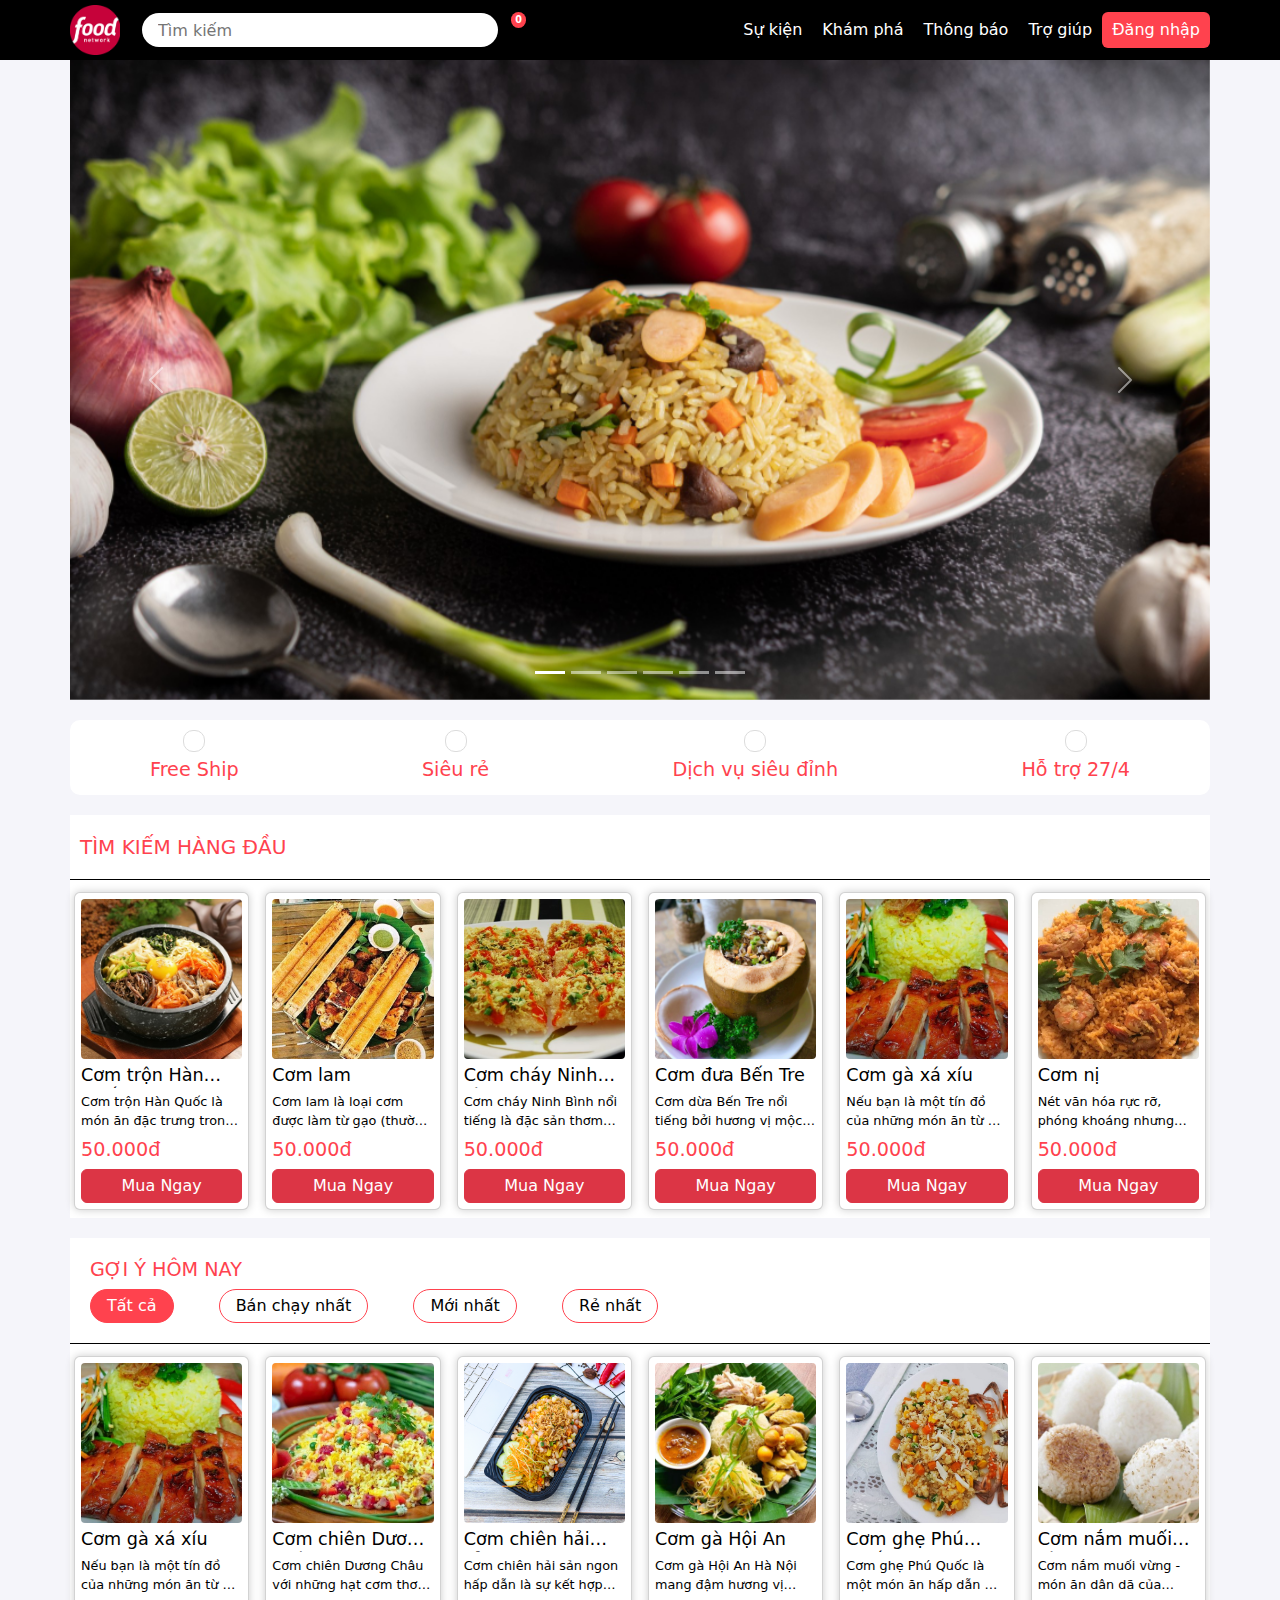
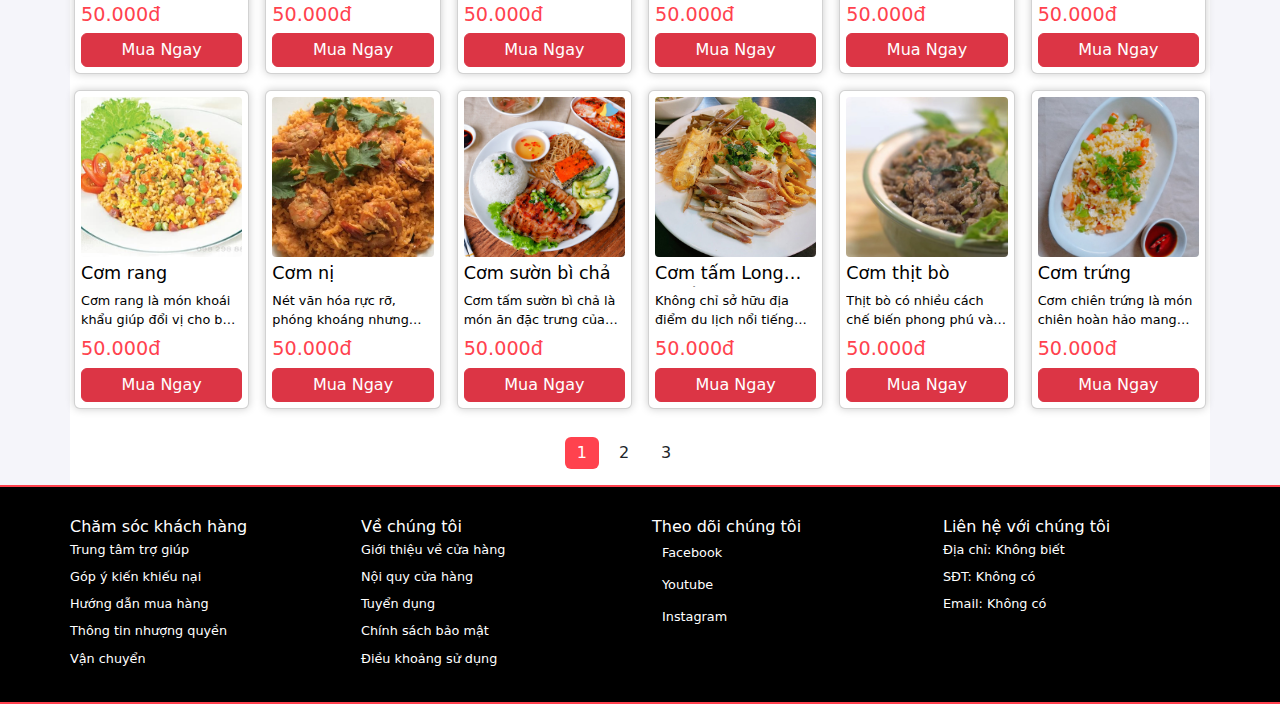
<file: index.html>
<!DOCTYPE html>
<html lang="en">
  <head>
    <meta charset="UTF-8" />
    <meta name="viewport" content="width=device-width, initial-scale=1.0" />
    <title>Document</title>
    <!-- fontawesome -->
    <link
      rel="stylesheet"
      href="https://cdnjs.cloudflare.com/ajax/libs/font-awesome/6.5.1/css/all.min.css"
      integrity="sha512-DTOQO9RWCH3ppGqcWaEA1BIZOC6xxalwEsw9c2QQeAIftl+Vegovlnee1c9QX4TctnWMn13TZye+giMm8e2LwA=="
      crossorigin="anonymous"
      referrerpolicy="no-referrer"
    />
    <!-- font -->
    <link rel="preconnect" href="https://fonts.googleapis.com" />
    <link rel="preconnect" href="https://fonts.gstatic.com" crossorigin />
    <link
      href="https://fonts.googleapis.com/css2?family=Montserrat:wght@300;400;500;600;700&family=Poppins:wght@400;500;600;700&family=Roboto:wght@300;400;500;700&display=swap"
      rel="stylesheet"
    />
    <!-- style -->
    <link rel="stylesheet" href="bootstrap-5.3.2-dist/css/bootstrap.min.css" />
    <link rel="stylesheet" href="assets/css/style.css" />
    <link rel="stylesheet" href="assets/css/responsive.css" />
  </head>
  <body>
    <div id="app">
      <!-- header -->
      <header class="header">
        <!-- nav -->
        <div class="container">
          <nav class="navbar navbar-expand-lg navbar-dark">
            <div class="nav-logo">
              <a href="/"
                ><img src="assets/img/logo.png" alt="" class="nav-logo-item"
              /></a>
            </div>

            <!-- search -->
            <div class="nav-search">
              <input
                class="nav-search-input"
                type="text"
                placeholder="Tìm kiếm"
              />
              <button class="nav-search-btn">
                <i class="fa-solid fa-magnifying-glass"></i>
              </button>
            </div>

            <!-- cart -->
            <div class="nav-cart">
              <a href="/cart.html" class="nav-cart-link">
                <i class="fa-solid fa-cart-shopping"></i>
              </a>
              <span class="quantity-product-cart"></span>

              <div class="msg-add-to-card">
                <i class="fa-solid fa-check-circle"></i>
                <span class="msg-text">Đã thêm 1 sản phẩm vào giỏ hàng</span>
              </div>
            </div>

            <button
              class="navbar-toggler"
              type="button"
              data-bs-toggle="offcanvas"
              data-bs-target="#offcanvasNavbar"
              aria-controls="offcanvasNavbar"
              aria-label="Toggle navigation"
            >
              <span class="navbar-toggler-icon"></span>
            </button>

            <!-- sidebar -->
            <div
              class="sidebar offcanvas offcanvas-start flex-lg-row"
              tabindex="-1"
              id="offcanvasNavbar"
              aria-labelledby="offcanvasNavbarLabel"
            >
              <div class="offcanvas-header text-white border-bottom">
                <h5 class="offcanvas-title" id="offcanvasNavbarLabel">
                  Danh mục
                </h5>
                <button
                  type="button"
                  class="btn-close btn-close-white"
                  data-bs-dismiss="offcanvas"
                  aria-label="Close"
                ></button>
              </div>

              <div class="offcanvas-body">
                <ul class="nav-list">
                  <li class="nav-list-item">
                    <a href="/sukiengiamgia.html" class="nav-item-link"
                      >Sự kiện</a
                    >
                  </li>
                  <li class="nav-list-item">
                    <a href="" class="nav-item-link">Khám phá</a>
                  </li>
                  <li class="nav-list-item">
                    <i class="fa-solid fa-bell"></i>
                    <a href="" class="nav-item-link">Thông báo</a>
                  </li>
                  <li class="nav-list-item">
                    <i class="fa-regular fa-circle-question"></i>
                    <a href="" class="nav-item-link">Trợ giúp</a>
                  </li>
                </ul>

                <a class="nav-login-link" href="/trangdn.html">
                  <button class="nav-login">Đăng nhập</button>
                </a>
              </div>
            </div>
          </nav>
        </div>
      </header>

      <div class="content">
        <div class="container">
          <!-- slider -->
          <div id="slider" class="carousel slide" data-bs-ride="carousel">
            <div class="carousel-indicators">
              <button
                type="button"
                data-bs-target="#slider"
                data-bs-slide-to="0"
                class="active"
                aria-current="true"
                aria-label="Slide 1"
              ></button>
              <button
                type="button"
                data-bs-target="#slider"
                data-bs-slide-to="1"
                aria-label="Slide 2"
              ></button>
              <button
                type="button"
                data-bs-target="#slider"
                data-bs-slide-to="2"
                aria-label="Slide 3"
              ></button>
              <button
                type="button"
                data-bs-target="#slider"
                data-bs-slide-to="3"
                aria-label="Slide 4"
              ></button>
              <button
                type="button"
                data-bs-target="#slider"
                data-bs-slide-to="4"
                aria-label="Slide 5"
              ></button>
              <button
                type="button"
                data-bs-target="#slider"
                data-bs-slide-to="5"
                aria-label="Slide 6"
              ></button>
            </div>
            <div class="carousel-inner">
              <div class="carousel-item active" data-bs-interval="5000">
                <img
                  src="assets/img/img-slider/slide-1.jpg"
                  class="d-block w-100"
                  alt="..."
                />
              </div>
              <div class="carousel-item" data-bs-interval="5000">
                <img
                  src="assets/img/img-slider/slide-2.jpg"
                  class="d-block w-100"
                  alt="..."
                />
              </div>
              <div class="carousel-item" data-bs-interval="5000">
                <img
                  src="assets/img/img-slider/slide-3.jpg"
                  class="d-block w-100"
                  alt="..."
                />
              </div>
              <div class="carousel-item" data-bs-interval="5000">
                <img
                  src="assets/img/img-slider/slide-4.jpg"
                  class="d-block w-100"
                  alt="..."
                />
              </div>
              <div class="carousel-item" data-bs-interval="5000">
                <img
                  src="assets/img/img-slider/slide-5.jpg"
                  class="d-block w-100"
                  alt="..."
                />
              </div>
              <div class="carousel-item" data-bs-interval="5000">
                <img
                  src="assets/img/img-slider/slide-6.jpg"
                  class="d-block w-100"
                  alt="..."
                />
              </div>
            </div>
            <button
              class="carousel-control-prev"
              type="button"
              data-bs-target="#slider"
              data-bs-slide="prev"
            >
              <span
                class="carousel-control-prev-icon"
                aria-hidden="true"
              ></span>
              <span class="visually-hidden">Previous</span>
            </button>
            <button
              class="carousel-control-next"
              type="button"
              data-bs-target="#slider"
              data-bs-slide="next"
            >
              <span
                class="carousel-control-next-icon"
                aria-hidden="true"
              ></span>
              <span class="visually-hidden">Next</span>
            </button>
          </div>
        </div>

        <!-- utilities -->
        <div class="utilities-container container d-none d-sm-block">
          <ul class="utilities-list">
            <li class="utilities-item">
              <i class="fa-solid fa-truck-fast"></i>
              <span>Free Ship</span>
            </li>
            <li class="utilities-item">
              <i class="fa-solid fa-sack-dollar"></i>
              <span>Siêu rẻ</span>
            </li>
            <li class="utilities-item">
              <i class="fa-solid fa-bell-concierge"></i>
              <span>Dịch vụ siêu đỉnh</span>
            </li>
            <li class="utilities-item">
              <i class="fa-solid fa-phone-volume"></i>
              <span>Hỗ trợ 27/4</span>
            </li>
          </ul>
        </div>

        <!-- product-top-search -->
        <div class="product-container container d-none d-md-block">
          <div class="title-top-product">
            <h5>TÌM KIẾM HÀNG ĐẦU</h5>
          </div>
          <div class="row gx-2 mt-1">
            <div class="p-2 col-sm-6 col-md-4 col-lg-2">
              <div class="card">
                <a class="card-link" href="/detail-product.html?id=19">
                  <img
                    src="assets/img/img-product/Com-tron-Hàn-Quoc-Bibimbap.jpg"
                    class="card-img-top"
                    alt="..."
                  />
                  <div class="card-body">
                    <h5 class="card-name">Cơm trộn Hàn Quốc Bibimbap</h5>
                    <p class="card-description">
                      Cơm trộn Hàn Quốc là món ăn đặc trưng trong nét văn hoá ẩm
                      thực Hàn, hay còn được gọi là Bibimbap.
                    </p>
                    <span class="card-price">50.000đ</span>
                    <button class="btn btn-danger btn-buy">Mua Ngay</button>
                  </div>
                </a>
              </div>
            </div>
            <div class="p-2 col-sm-6 col-md-4 col-lg-2">
              <div class="card">
                <a class="card-link" href="/detail-product.html?id=14">
                  <img
                    src="assets/img/img-product/com-lam.jpg"
                    class="card-img-top"
                    alt="..."
                  />
                  <div class="card-body">
                    <h5 class="card-name">Cơm lam</h5>
                    <p class="card-description">
                      Cơm lam là loại cơm được làm từ gạo (thường là gạo nếp)
                      cùng một số nguyên liệu khác, cho vào ống tre, giang, nứa
                      v.v. và nướng chín trên lửa. Cơm đặc trưng của các dân tộc
                      vùng Tây Bắc Việt Nam và các vùng Đông Bắc Việt Nam, Tây
                      Nguyên và một số dân tộc tại Lào, Thái Lan, Campuchia,
                      Myanmar và Trung Quốc.
                    </p>
                    <span class="card-price">50.000đ</span>
                    <button class="btn btn-danger btn-buy">Mua Ngay</button>
                  </div>
                </a>
              </div>
            </div>
            <div class="p-2 col-sm-6 col-md-4 col-lg-2">
              <div class="card">
                <a class="card-link" href="/detail-product.html?id=15">
                  <img
                    src="assets/img/img-product/com-chay-Ninh-Binh.jpg"
                    class="card-img-top"
                    alt="..."
                  />
                  <div class="card-body">
                    <h5 class="card-name">Cơm cháy Ninh Bình</h5>
                    <p class="card-description">
                      Cơm cháy Ninh Bình nổi tiếng là đặc sản thơm ngon với
                      nguyên liệu chế biến từ 100% gạo nguyên chất cùng với hỗn
                      hợp gia vị thơm ngon, đậm đà. Không những được người dân
                      địa phương yêu thích, cơm cháy Ninh Bình còn mang đến trải
                      nghiệm ẩm thực vô cùng hấp dẫn cho những du khách lập
                      phương mỗi khi có dịp khám phá vùng đất này.
                    </p>
                    <span class="card-price">50.000đ</span>
                    <button class="btn btn-danger btn-buy">Mua Ngay</button>
                  </div>
                </a>
              </div>
            </div>
            <div class="p-2 col-sm-6 col-md-4 col-lg-2">
              <div class="card">
                <a class="card-link" href="/detail-product.html?id=16">
                  <img
                    src="assets/img/img-product/com-dua-Ben-Tre.jpg"
                    class="card-img-top"
                    alt="..."
                  />
                  <div class="card-body">
                    <h5 class="card-name">Cơm đưa Bến Tre</h5>
                    <p class="card-description">
                      Cơm dừa Bến Tre nổi tiếng bởi hương vị mộc mạc, bình dị
                      nhưng không kém phần thơm ngon, khiến biết bao người đã
                      từng nếm thử phải bồi hồi, vấn vương. Là món ăn gắn liền
                      với cuộc sống của người dân xứ dừa, bạn nhất định không
                      thể bỏ lỡ đặc sản độc nhất vô nhị này nếu có dịp đi du
                      lịch Bến Tre.
                    </p>
                    <span class="card-price">50.000đ</span>
                    <button class="btn btn-danger btn-buy">Mua Ngay</button>
                  </div>
                </a>
              </div>
            </div>
            <div class="p-2 col-sm-6 col-md-4 col-lg-2">
              <div class="card">
                <a class="card-link" href="/detail-product.html?id=1">
                  <img
                    src="assets/img/img-product/com-ga-xa-xiu.jpg"
                    class="card-img-top"
                    alt="..."
                  />
                  <div class="card-body">
                    <h5 class="card-name">Cơm gà xá xíu</h5>
                    <p class="card-description">
                      Nếu bạn là một tín đồ của những món ăn từ gà thì không nên
                      bỏ qua món cơm gà xá xíu bằng nồi chiên không dầu cực kì
                      thơm ngon, hấp dẫn đâu nhé!
                    </p>
                    <span class="card-price">50.000đ</span>
                    <button class="btn btn-danger btn-buy">Mua Ngay</button>
                  </div>
                </a>
              </div>
            </div>
            <div class="p-2 col-sm-6 col-md-4 col-lg-2">
              <div class="card">
                <a class="card-link" href="/detail-product.html?id=8">
                  <img
                    src="assets/img/img-product/com-ni.jpg"
                    class="card-img-top"
                    alt="..."
                  />
                  <div class="card-body">
                    <h5 class="card-name">Cơm nị</h5>
                    <p class="card-description">
                      Nét văn hóa rực rỡ, phóng khoáng nhưng không quá kiểu
                      cách, phô trương của cộng đồng dân tộc Chăm ở An Giang
                      luôn có sức cuốn hút một cách kỳ lạ. Những tinh túy ấy len
                      lỏi vào từng nếp sống, hơi thở và nở rộ ngay trong nền ẩm
                      thực địa phương, điển hình là món cơm nị - cà púa.
                    </p>
                    <span class="card-price">50.000đ</span>
                    <button class="btn btn-danger btn-buy">Mua Ngay</button>
                  </div>
                </a>
              </div>
            </div>
          </div>
        </div>

        <!-- product -->
        <div class="product-container container">
          <!-- filter product -->
          <div class="filter-product-container">
            <div class="title">
              <h5>GỢI Ý HÔM NAY</h5>
            </div>
            <div class="filer-btn-wrpper">
              <button
                class="filter-product-btn filter-active-btn"
                type-filter=""
              >
                Tất cả
              </button>
              <button class="filter-product-btn" type-filter="bestseller">
                Bán chạy nhất
              </button>
              <button class="filter-product-btn" type-filter="latest">
                Mới nhất
              </button>
              <button class="filter-product-btn" type-filter="cheapest">
                Rẻ nhất
              </button>
            </div>
          </div>

          <!-- product main -->
          <div class="row gx-2 mt-1 main"></div>

          <!-- pagination -->
          <div class="pagination-container container">
            <nav aria-label="Page navigation example">
              <ul class="pagination"></ul>
            </nav>
          </div>
        </div>
      </div>

      <!-- footer -->
      <footer class="footer">
        <div class="container">
          <div class="row">
            <div class="col col-sm-6 col-md-4 col-lg-3">
              <h5 class="heading">Chăm sóc khách hàng</h5>
              <ul class="footer-list">
                <li class="footer-item">
                  <a
                    href="/pagehelp.html"
                    class="footer-item-link"
                    target="_blank"
                    >Trung tâm trợ giúp</a
                  >
                </li>
                <li class="footer-item">
                  <a
                    href="/gopykhieunai.html"
                    class="footer-item-link"
                    target="_blank"
                    >Góp ý kiến khiếu nại</a
                  >
                </li>
                <li class="footer-item">
                  <a
                    href="/huongdanmuahang.html"
                    class="footer-item-link"
                    target="_blank"
                    >Hướng dẫn mua hàng</a
                  >
                </li>
                <li class="footer-item">
                  <a
                    href="thongtinnhuongquyen.html"
                    class="footer-item-link"
                    target="_blank"
                    >Thông tin nhượng quyền</a
                  >
                </li>
                <li class="footer-item">
                  <a href="" class="footer-item-link">Vận chuyển</a>
                </li>
              </ul>
            </div>
            <div class="col col-sm-6 col-md-4 col-lg-3">
              <h5 class="heading">Về chúng tôi</h5>
              <ul class="footer-list">
                <li class="footer-item">
                  <a
                    href="/gioithieu.html"
                    class="footer-item-link"
                    target="_blank"
                    >Giới thiệu về cửa hàng</a
                  >
                </li>
                <li class="footer-item">
                  <a
                    href="/noiquycuahang.html"
                    class="footer-item-link"
                    target="_blank"
                    >Nội quy cửa hàng</a
                  >
                </li>
                <li class="footer-item">
                  <a
                    href="/tuyendungnv.html"
                    class="footer-item-link"
                    target="_blank"
                    >Tuyển dụng</a
                  >
                </li>
                <li class="footer-item">
                  <a
                    href="/chinhsachbaomat.html"
                    class="footer-item-link"
                    target="_blank"
                    >Chính sách bảo mật</a
                  >
                </li>
                <li class="footer-item">
                  <a
                    href="/dieukhoansudung.html"
                    class="footer-item-link"
                    target="_blank"
                    >Điều khoảng sử dụng</a
                  >
                </li>
              </ul>
            </div>
            <div class="col col-sm-6 col-md-4 col-lg-3">
              <h5 class="heading">Theo dõi chúng tôi</h5>
              <ul class="footer-list">
                <li class="footer-item">
                  <a href="" class="footer-item-link">
                    <i class="fa-brands fa-facebook"></i>
                    Facebook
                  </a>
                </li>
                <li class="footer-item">
                  <a href="" class="footer-item-link">
                    <i class="fa-brands fa-youtube"></i>
                    Youtube
                  </a>
                </li>
                <li class="footer-item">
                  <a href="" class="footer-item-link">
                    <i class="fa-brands fa-instagram"></i>
                    Instagram
                  </a>
                </li>
              </ul>
            </div>
            <div class="col col-sm-6 col-md-4 col-lg-3">
              <h5 class="heading">Liên hệ với chúng tôi</h5>
              <ul class="footer-list">
                <li class="footer-item">Địa chỉ: Không biết</li>
                <li class="footer-item">SĐT: Không có</li>
                <li class="footer-item">Email: Không có</li>
              </ul>
            </div>
          </div>
        </div>
      </footer>
    </div>
    <!-- js boostrap -->
    <script src="bootstrap-5.3.2-dist/js/bootstrap.bundle.js"></script>
    <script type="module" src="assets/js/data.js"></script>
    <script type="module" src="assets/js/app.js"></script>
    <script type="module" src="assets/js/common.js"></script>
  </body>
</html>
</file>
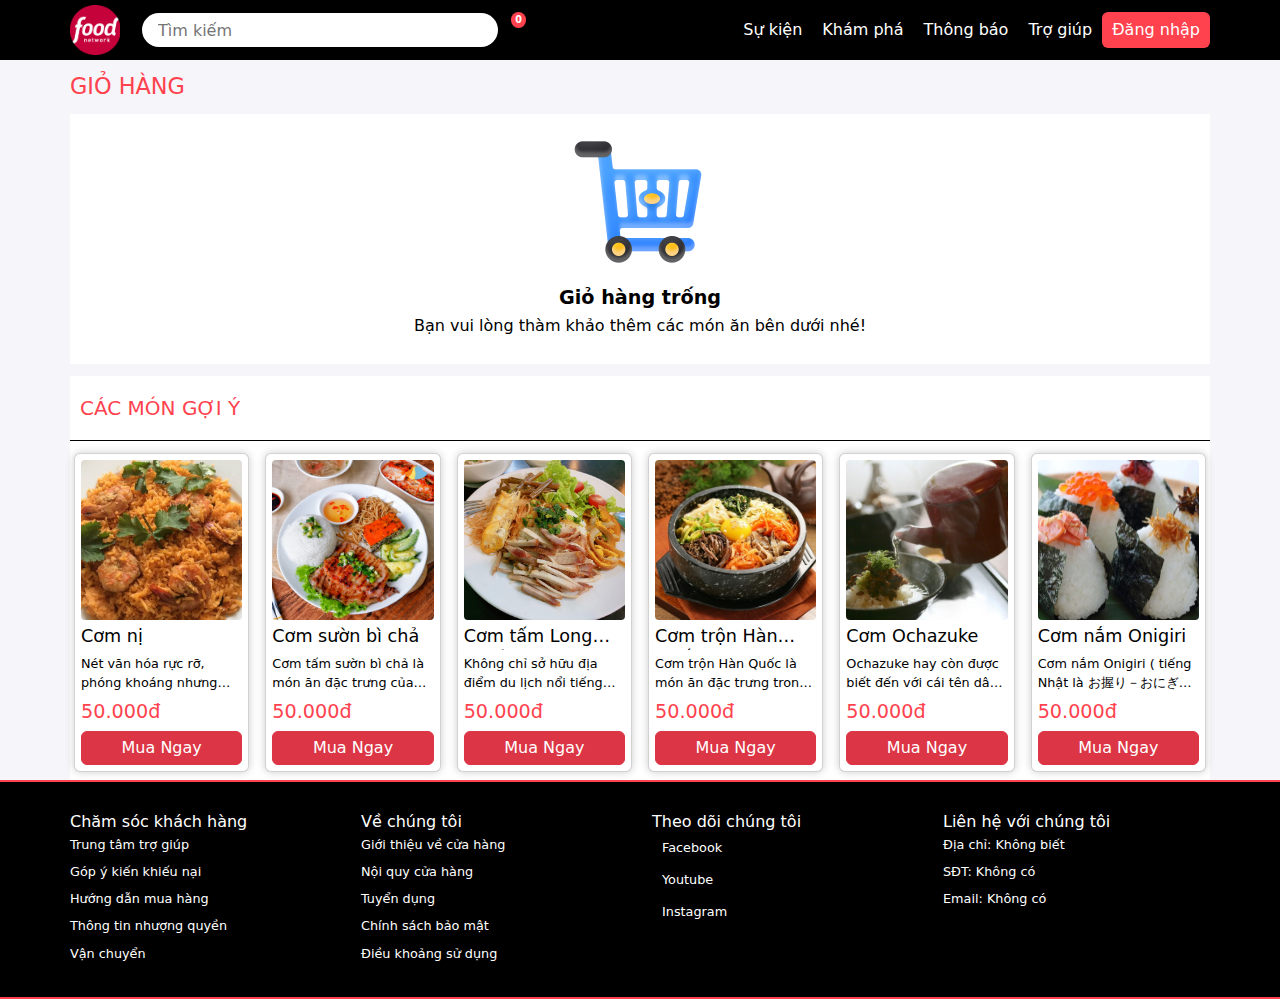
<file: cart.html>
<!DOCTYPE html>
<html lang="en">
  <head>
    <meta charset="UTF-8" />
    <meta name="viewport" content="width=device-width, initial-scale=1.0" />
    <title>Document</title>
    <!-- fontawesome -->
    <link
      rel="stylesheet"
      href="https://cdnjs.cloudflare.com/ajax/libs/font-awesome/6.5.1/css/all.min.css"
      integrity="sha512-DTOQO9RWCH3ppGqcWaEA1BIZOC6xxalwEsw9c2QQeAIftl+Vegovlnee1c9QX4TctnWMn13TZye+giMm8e2LwA=="
      crossorigin="anonymous"
      referrerpolicy="no-referrer"
    />
    <!-- font -->
    <link rel="preconnect" href="https://fonts.googleapis.com" />
    <link rel="preconnect" href="https://fonts.gstatic.com" crossorigin />
    <link
      href="https://fonts.googleapis.com/css2?family=Montserrat:wght@300;400;500;600;700&family=Poppins:wght@400;500;600;700&family=Roboto:wght@300;400;500;700&display=swap"
      rel="stylesheet"
    />
    <!-- style -->
    <link rel="stylesheet" href="bootstrap-5.3.2-dist/css/bootstrap.min.css" />
    <link rel="stylesheet" href="assets/css/style.css" />
    <link rel="stylesheet" href="assets/css/responsive.css" />
  </head>
  <body>
    <div id="app">
      <!-- header -->
      <header class="header">
        <!-- nav -->
        <div class="container">
          <nav class="navbar navbar-expand-lg navbar-dark">
            <div class="nav-logo">
              <a href="/"
                ><img src="assets/img/logo.png" alt="" class="nav-logo-item"
              /></a>
            </div>

            <!-- search -->
            <div class="nav-search">
              <input
                class="nav-search-input"
                type="text"
                placeholder="Tìm kiếm"
              />
              <button class="nav-search-btn">
                <i class="fa-solid fa-magnifying-glass"></i>
              </button>
            </div>

            <!-- cart -->
            <div class="nav-cart">
              <a href="/cart.html" class="nav-cart-link">
                <i class="fa-solid fa-cart-shopping"></i>
              </a>
              <span class="quantity-product-cart"></span>

              <div class="msg-add-to-card">
                <i class="fa-solid fa-check-circle"></i>
                <span class="msg-text">Đã thêm 1 sản phẩm vào giỏ hàng</span>
              </div>
            </div>

            <button
              class="navbar-toggler"
              type="button"
              data-bs-toggle="offcanvas"
              data-bs-target="#offcanvasNavbar"
              aria-controls="offcanvasNavbar"
              aria-label="Toggle navigation"
            >
              <span class="navbar-toggler-icon"></span>
            </button>

            <!-- sidebar -->
            <div
              class="sidebar offcanvas offcanvas-start flex-lg-row"
              tabindex="-1"
              id="offcanvasNavbar"
              aria-labelledby="offcanvasNavbarLabel"
            >
              <div class="offcanvas-header text-white border-bottom">
                <h5 class="offcanvas-title" id="offcanvasNavbarLabel">
                  Danh mục
                </h5>
                <button
                  type="button"
                  class="btn-close btn-close-white"
                  data-bs-dismiss="offcanvas"
                  aria-label="Close"
                ></button>
              </div>

              <div class="offcanvas-body">
                <ul class="nav-list">
                  <li class="nav-list-item">
                    <a href="/sukiengiamgia.html" class="nav-item-link"
                      >Sự kiện</a
                    >
                  </li>
                  <li class="nav-list-item">
                    <a href="" class="nav-item-link">Khám phá</a>
                  </li>
                  <li class="nav-list-item">
                    <i class="fa-solid fa-bell"></i>
                    <a href="" class="nav-item-link">Thông báo</a>
                  </li>
                  <li class="nav-list-item">
                    <i class="fa-regular fa-circle-question"></i>
                    <a href="" class="nav-item-link">Trợ giúp</a>
                  </li>
                </ul>

                <a class="nav-login-link" href="/trangdn.html">
                  <button class="nav-login">Đăng nhập</button>
                </a>
              </div>
            </div>
          </nav>
        </div>
      </header>

      <div class="content">
        <div class="main-cart container">
          <div class="main-cart-title">GIỎ HÀNG</div>
          <!-- empty -->
          <div class="cart-empty">
            <img
              src="assets/img/cart-empty.png"
              alt=""
              class="img-cart-empty"
            />
            <p class="empty-massage-1">Giỏ hàng trống</p>
            <p class="empty-massage-2">
              Bạn vui lòng thàm khảo thêm các món ăn bên dưới nhé!
            </p>
          </div>

          <!-- have products -->
          <div class="main-have-products d-none"></div>

          <!--suggest product -->
          <div
            class="product-container suggest-product container d-none d-md-block"
          >
            <div class="title-top-product">
              <h5>CÁC MÓN GỢI Ý</h5>
            </div>
            <div class="row gx-2 mt-1">
              <div class="p-2 col-sm-6 col-md-4 col-lg-2">
                <div class="card">
                  <a class="card-link" href="/detail-product.html?id=19">
                    <img
                      src="assets/img/img-product/Com-tron-Hàn-Quoc-Bibimbap.jpg"
                      class="card-img-top"
                      alt="..."
                    />
                    <div class="card-body">
                      <h5 class="card-name">Cơm trộn Hàn Quốc Bibimbap</h5>
                      <p class="card-description">
                        Cơm trộn Hàn Quốc là món ăn đặc trưng trong nét văn hoá
                        ẩm thực Hàn, hay còn được gọi là Bibimbap.
                      </p>
                      <span class="card-price">50.000đ</span>
                      <button class="btn btn-danger btn-buy">Mua Ngay</button>
                    </div>
                  </a>
                </div>
              </div>
              <div class="p-2 col-sm-6 col-md-4 col-lg-2">
                <div class="card">
                  <a class="card-link" href="/detail-product.html?id=14">
                    <img
                      src="assets/img/img-product/com-lam.jpg"
                      class="card-img-top"
                      alt="..."
                    />
                    <div class="card-body">
                      <h5 class="card-name">Cơm lam</h5>
                      <p class="card-description">
                        Cơm lam là loại cơm được làm từ gạo (thường là gạo nếp)
                        cùng một số nguyên liệu khác, cho vào ống tre, giang,
                        nứa v.v. và nướng chín trên lửa. Cơm đặc trưng của các
                        dân tộc vùng Tây Bắc Việt Nam và các vùng Đông Bắc Việt
                        Nam, Tây Nguyên và một số dân tộc tại Lào, Thái Lan,
                        Campuchia, Myanmar và Trung Quốc.
                      </p>
                      <span class="card-price">50.000đ</span>
                      <button class="btn btn-danger btn-buy">Mua Ngay</button>
                    </div>
                  </a>
                </div>
              </div>
              <div class="p-2 col-sm-6 col-md-4 col-lg-2">
                <div class="card">
                  <a class="card-link" href="/detail-product.html?id=15">
                    <img
                      src="assets/img/img-product/com-chay-Ninh-Binh.jpg"
                      class="card-img-top"
                      alt="..."
                    />
                    <div class="card-body">
                      <h5 class="card-name">Cơm cháy Ninh Bình</h5>
                      <p class="card-description">
                        Cơm cháy Ninh Bình nổi tiếng là đặc sản thơm ngon với
                        nguyên liệu chế biến từ 100% gạo nguyên chất cùng với
                        hỗn hợp gia vị thơm ngon, đậm đà. Không những được người
                        dân địa phương yêu thích, cơm cháy Ninh Bình còn mang
                        đến trải nghiệm ẩm thực vô cùng hấp dẫn cho những du
                        khách lập phương mỗi khi có dịp khám phá vùng đất này.
                      </p>
                      <span class="card-price">50.000đ</span>
                      <button class="btn btn-danger btn-buy">Mua Ngay</button>
                    </div>
                  </a>
                </div>
              </div>
              <div class="p-2 col-sm-6 col-md-4 col-lg-2">
                <div class="card">
                  <a class="card-link" href="/detail-product.html?id=16">
                    <img
                      src="assets/img/img-product/com-dua-Ben-Tre.jpg"
                      class="card-img-top"
                      alt="..."
                    />
                    <div class="card-body">
                      <h5 class="card-name">Cơm đưa Bến Tre</h5>
                      <p class="card-description">
                        Cơm dừa Bến Tre nổi tiếng bởi hương vị mộc mạc, bình dị
                        nhưng không kém phần thơm ngon, khiến biết bao người đã
                        từng nếm thử phải bồi hồi, vấn vương. Là món ăn gắn liền
                        với cuộc sống của người dân xứ dừa, bạn nhất định không
                        thể bỏ lỡ đặc sản độc nhất vô nhị này nếu có dịp đi du
                        lịch Bến Tre.
                      </p>
                      <span class="card-price">50.000đ</span>
                      <button class="btn btn-danger btn-buy">Mua Ngay</button>
                    </div>
                  </a>
                </div>
              </div>
              <div class="p-2 col-sm-6 col-md-4 col-lg-2">
                <div class="card">
                  <a class="card-link" href="/detail-product.html?id=1">
                    <img
                      src="assets/img/img-product/com-ga-xa-xiu.jpg"
                      class="card-img-top"
                      alt="..."
                    />
                    <div class="card-body">
                      <h5 class="card-name">Cơm gà xá xíu</h5>
                      <p class="card-description">
                        Nếu bạn là một tín đồ của những món ăn từ gà thì không
                        nên bỏ qua món cơm gà xá xíu bằng nồi chiên không dầu
                        cực kì thơm ngon, hấp dẫn đâu nhé!
                      </p>
                      <span class="card-price">50.000đ</span>
                      <button class="btn btn-danger btn-buy">Mua Ngay</button>
                    </div>
                  </a>
                </div>
              </div>
              <div class="p-2 col-sm-6 col-md-4 col-lg-2">
                <div class="card">
                  <a class="card-link" href="/detail-product.html?id=8">
                    <img
                      src="assets/img/img-product/com-ni.jpg"
                      class="card-img-top"
                      alt="..."
                    />
                    <div class="card-body">
                      <h5 class="card-name">Cơm nị</h5>
                      <p class="card-description">
                        Nét văn hóa rực rỡ, phóng khoáng nhưng không quá kiểu
                        cách, phô trương của cộng đồng dân tộc Chăm ở An Giang
                        luôn có sức cuốn hút một cách kỳ lạ. Những tinh túy ấy
                        len lỏi vào từng nếp sống, hơi thở và nở rộ ngay trong
                        nền ẩm thực địa phương, điển hình là món cơm nị - cà
                        púa.
                      </p>
                      <span class="card-price">50.000đ</span>
                      <button class="btn btn-danger btn-buy">Mua Ngay</button>
                    </div>
                  </a>
                </div>
              </div>
            </div>
          </div>
        </div>
        <!-- footer -->
        <footer class="footer">
          <div class="container">
            <div class="row">
              <div class="col col-sm-6 col-md-4 col-lg-3">
                <h5 class="heading">Chăm sóc khách hàng</h5>
                <ul class="footer-list">
                  <li class="footer-item">
                    <a
                      href="/pagehelp.html"
                      class="footer-item-link"
                      target="_blank"
                      >Trung tâm trợ giúp</a
                    >
                  </li>
                  <li class="footer-item">
                    <a
                      href="/gopykhieunai.html"
                      class="footer-item-link"
                      target="_blank"
                      >Góp ý kiến khiếu nại</a
                    >
                  </li>
                  <li class="footer-item">
                    <a
                      href="/huongdanmuahang.html"
                      class="footer-item-link"
                      target="_blank"
                      >Hướng dẫn mua hàng</a
                    >
                  </li>
                  <li class="footer-item">
                    <a
                      href="thongtinnhuongquyen.html"
                      class="footer-item-link"
                      target="_blank"
                      >Thông tin nhượng quyền</a
                    >
                  </li>
                  <li class="footer-item">
                    <a href="" class="footer-item-link">Vận chuyển</a>
                  </li>
                </ul>
              </div>
              <div class="col col-sm-6 col-md-4 col-lg-3">
                <h5 class="heading">Về chúng tôi</h5>
                <ul class="footer-list">
                  <li class="footer-item">
                    <a
                      href="/gioithieu.html"
                      class="footer-item-link"
                      target="_blank"
                      >Giới thiệu về cửa hàng</a
                    >
                  </li>
                  <li class="footer-item">
                    <a
                      href="/noiquycuahang.html"
                      class="footer-item-link"
                      target="_blank"
                      >Nội quy cửa hàng</a
                    >
                  </li>
                  <li class="footer-item">
                    <a
                      href="/tuyendungnv.html"
                      class="footer-item-link"
                      target="_blank"
                      >Tuyển dụng</a
                    >
                  </li>
                  <li class="footer-item">
                    <a
                      href="/chinhsachbaomat.html"
                      class="footer-item-link"
                      target="_blank"
                      >Chính sách bảo mật</a
                    >
                  </li>
                  <li class="footer-item">
                    <a
                      href="/dieukhoansudung.html"
                      class="footer-item-link"
                      target="_blank"
                      >Điều khoảng sử dụng</a
                    >
                  </li>
                </ul>
              </div>
              <div class="col col-sm-6 col-md-4 col-lg-3">
                <h5 class="heading">Theo dõi chúng tôi</h5>
                <ul class="footer-list">
                  <li class="footer-item">
                    <a href="" class="footer-item-link">
                      <i class="fa-brands fa-facebook"></i>
                      Facebook
                    </a>
                  </li>
                  <li class="footer-item">
                    <a href="" class="footer-item-link">
                      <i class="fa-brands fa-youtube"></i>
                      Youtube
                    </a>
                  </li>
                  <li class="footer-item">
                    <a href="" class="footer-item-link">
                      <i class="fa-brands fa-instagram"></i>
                      Instagram
                    </a>
                  </li>
                </ul>
              </div>
              <div class="col col-sm-6 col-md-4 col-lg-3">
                <h5 class="heading">Liên hệ với chúng tôi</h5>
                <ul class="footer-list">
                  <li class="footer-item">Địa chỉ: Không biết</li>
                  <li class="footer-item">SĐT: Không có</li>
                  <li class="footer-item">Email: Không có</li>
                </ul>
              </div>
            </div>
          </div>
        </footer>
      </div>
    </div>

    <div
      class="toast align-items-center"
      role="alert"
      aria-live="assertive"
      aria-atomic="true"
    >
      <div class="">
        <div class="toast-body">Vui lòng chọn sản phẩm để xóa</div>
      </div>
    </div>
    <!-- js boostrap -->
    <script src="bootstrap-5.3.2-dist/js/bootstrap.bundle.js"></script>
    <script type="module" src="assets/js/cart.js"></script>
    <script type="module" src="assets/js/common.js"></script>
  </body>
</html>
</file>
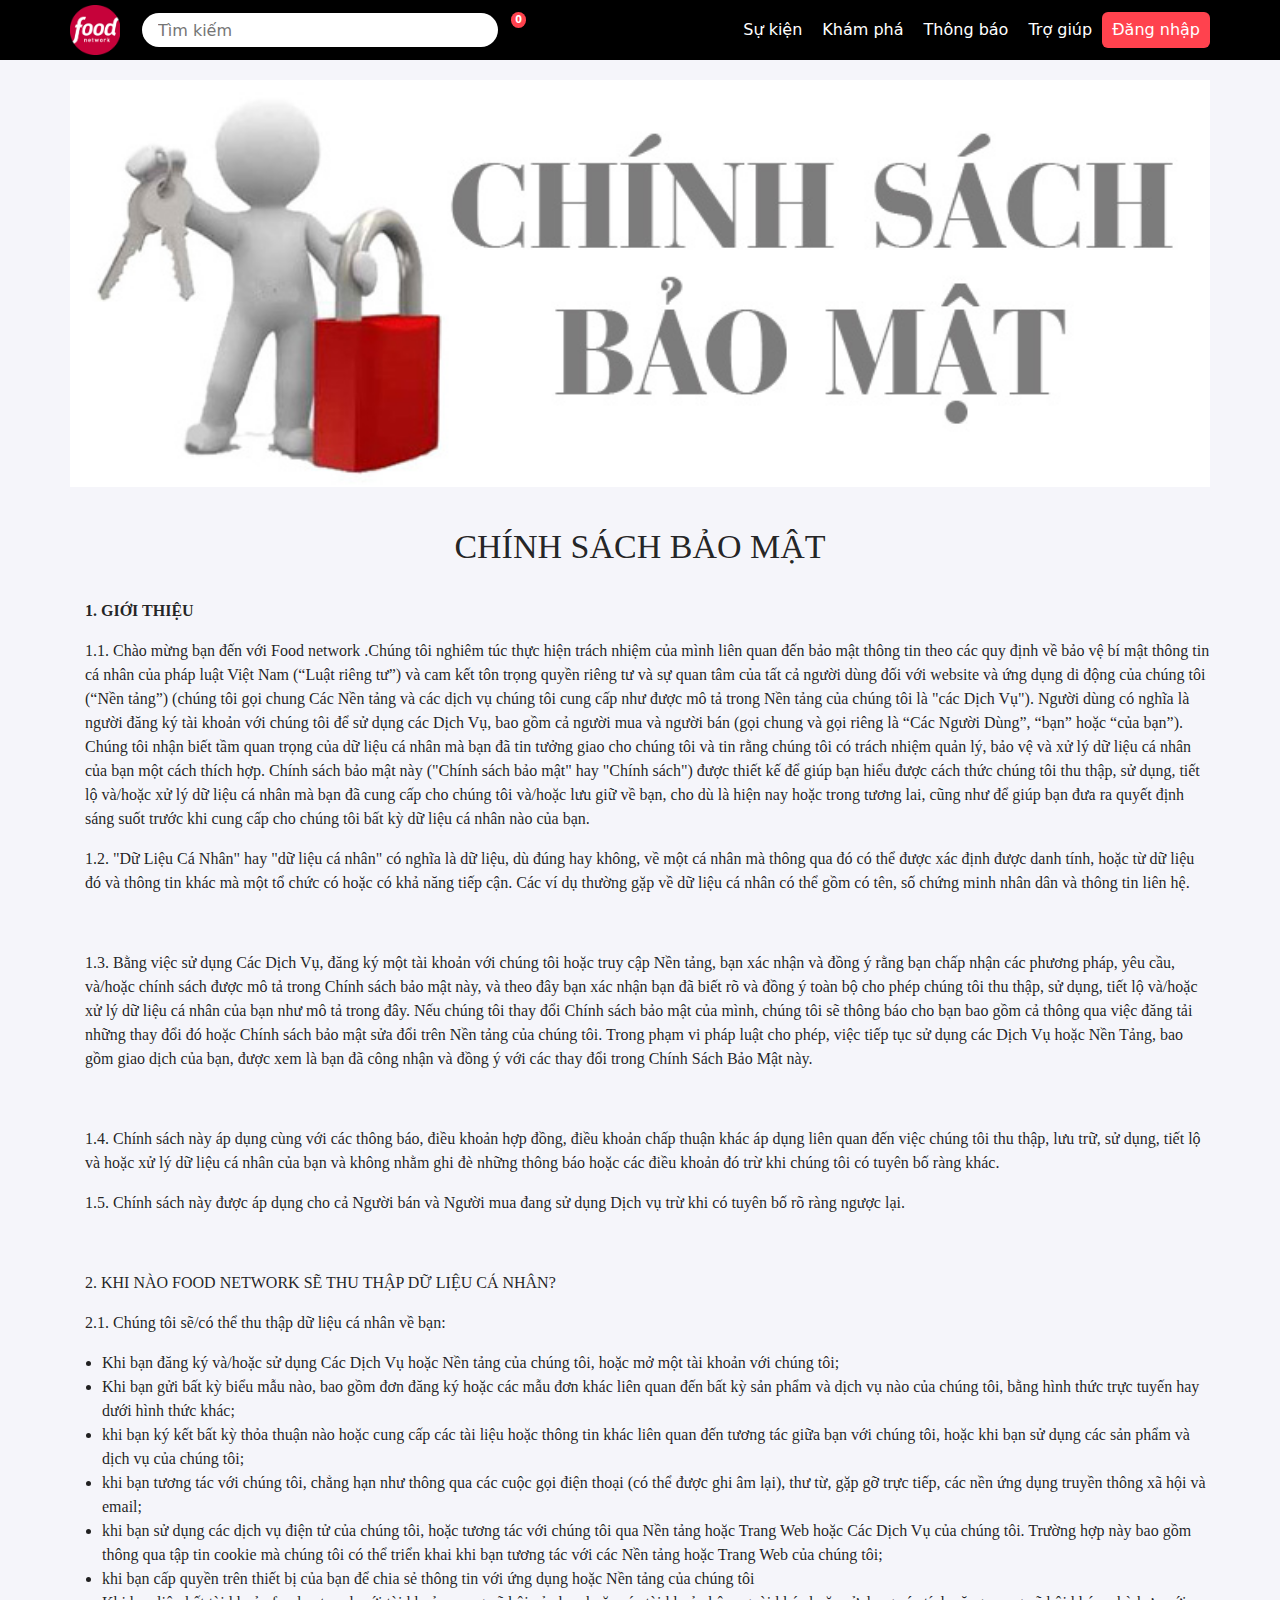
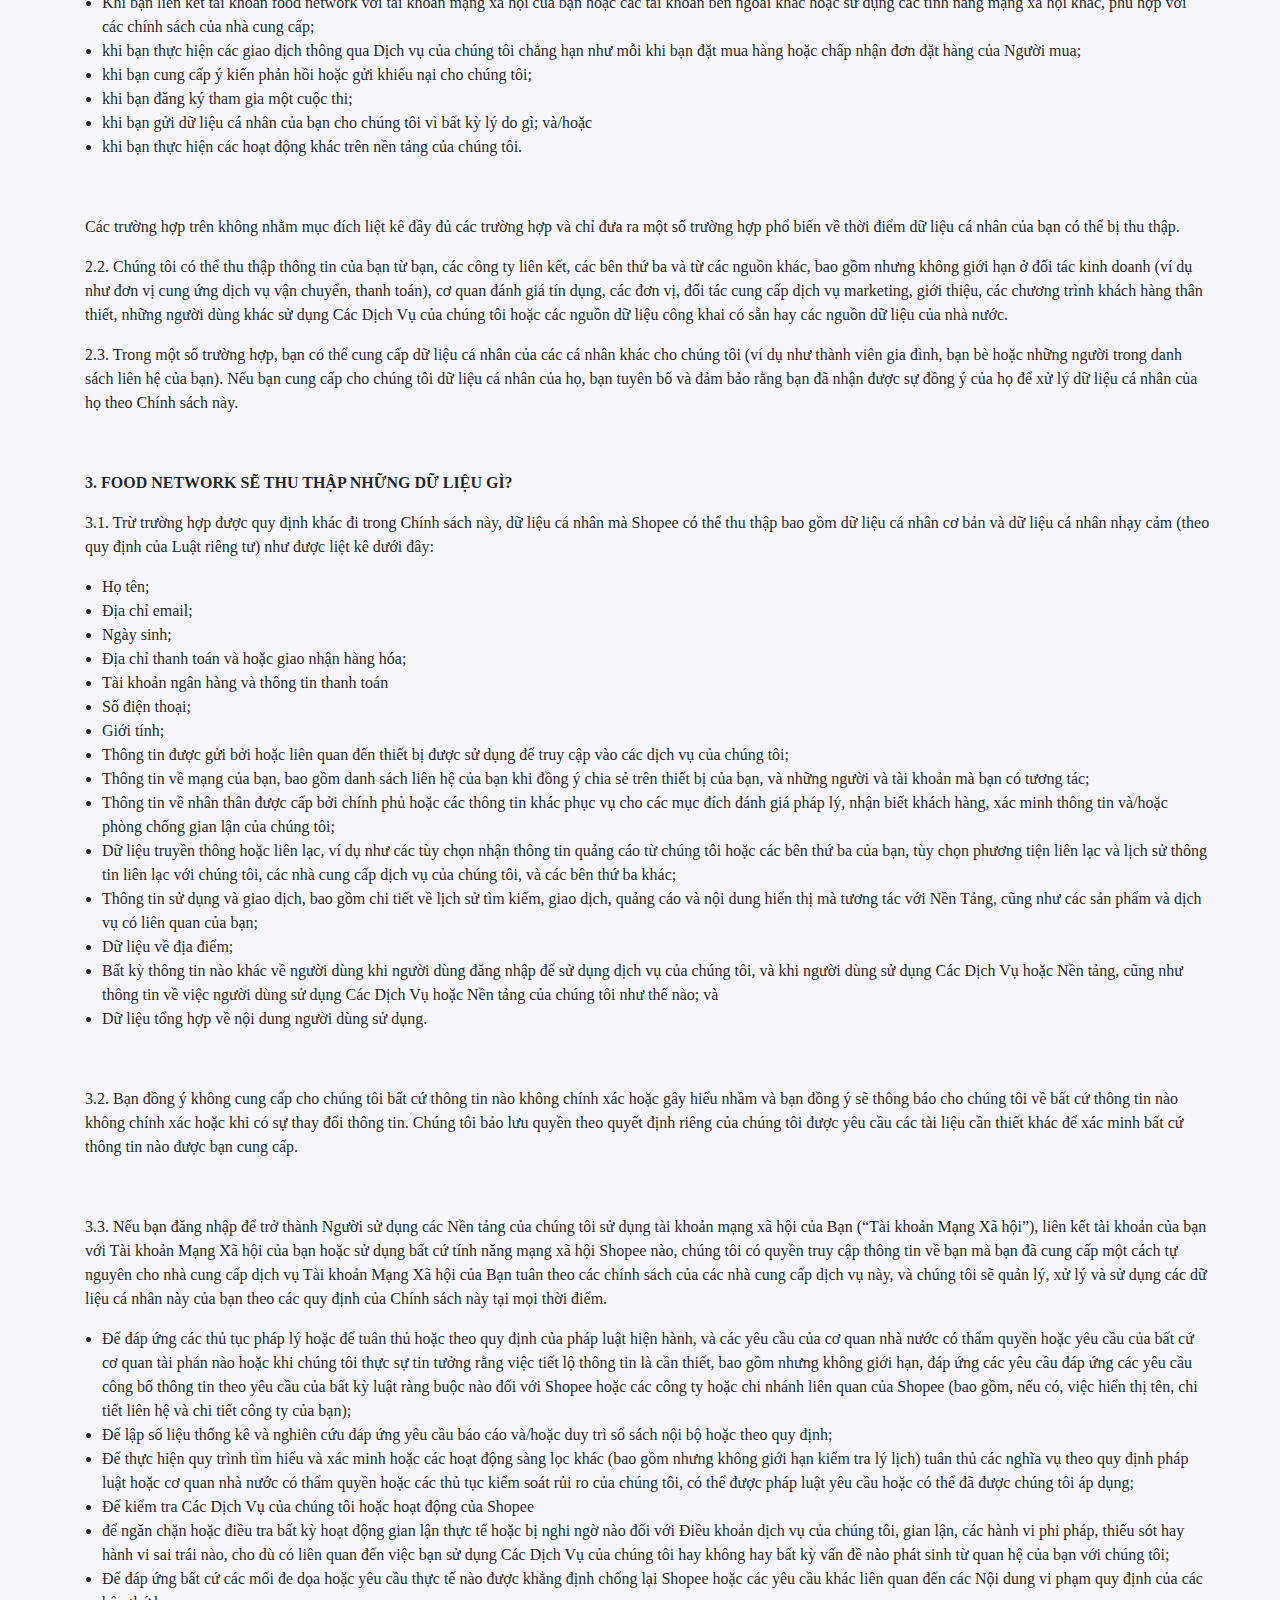
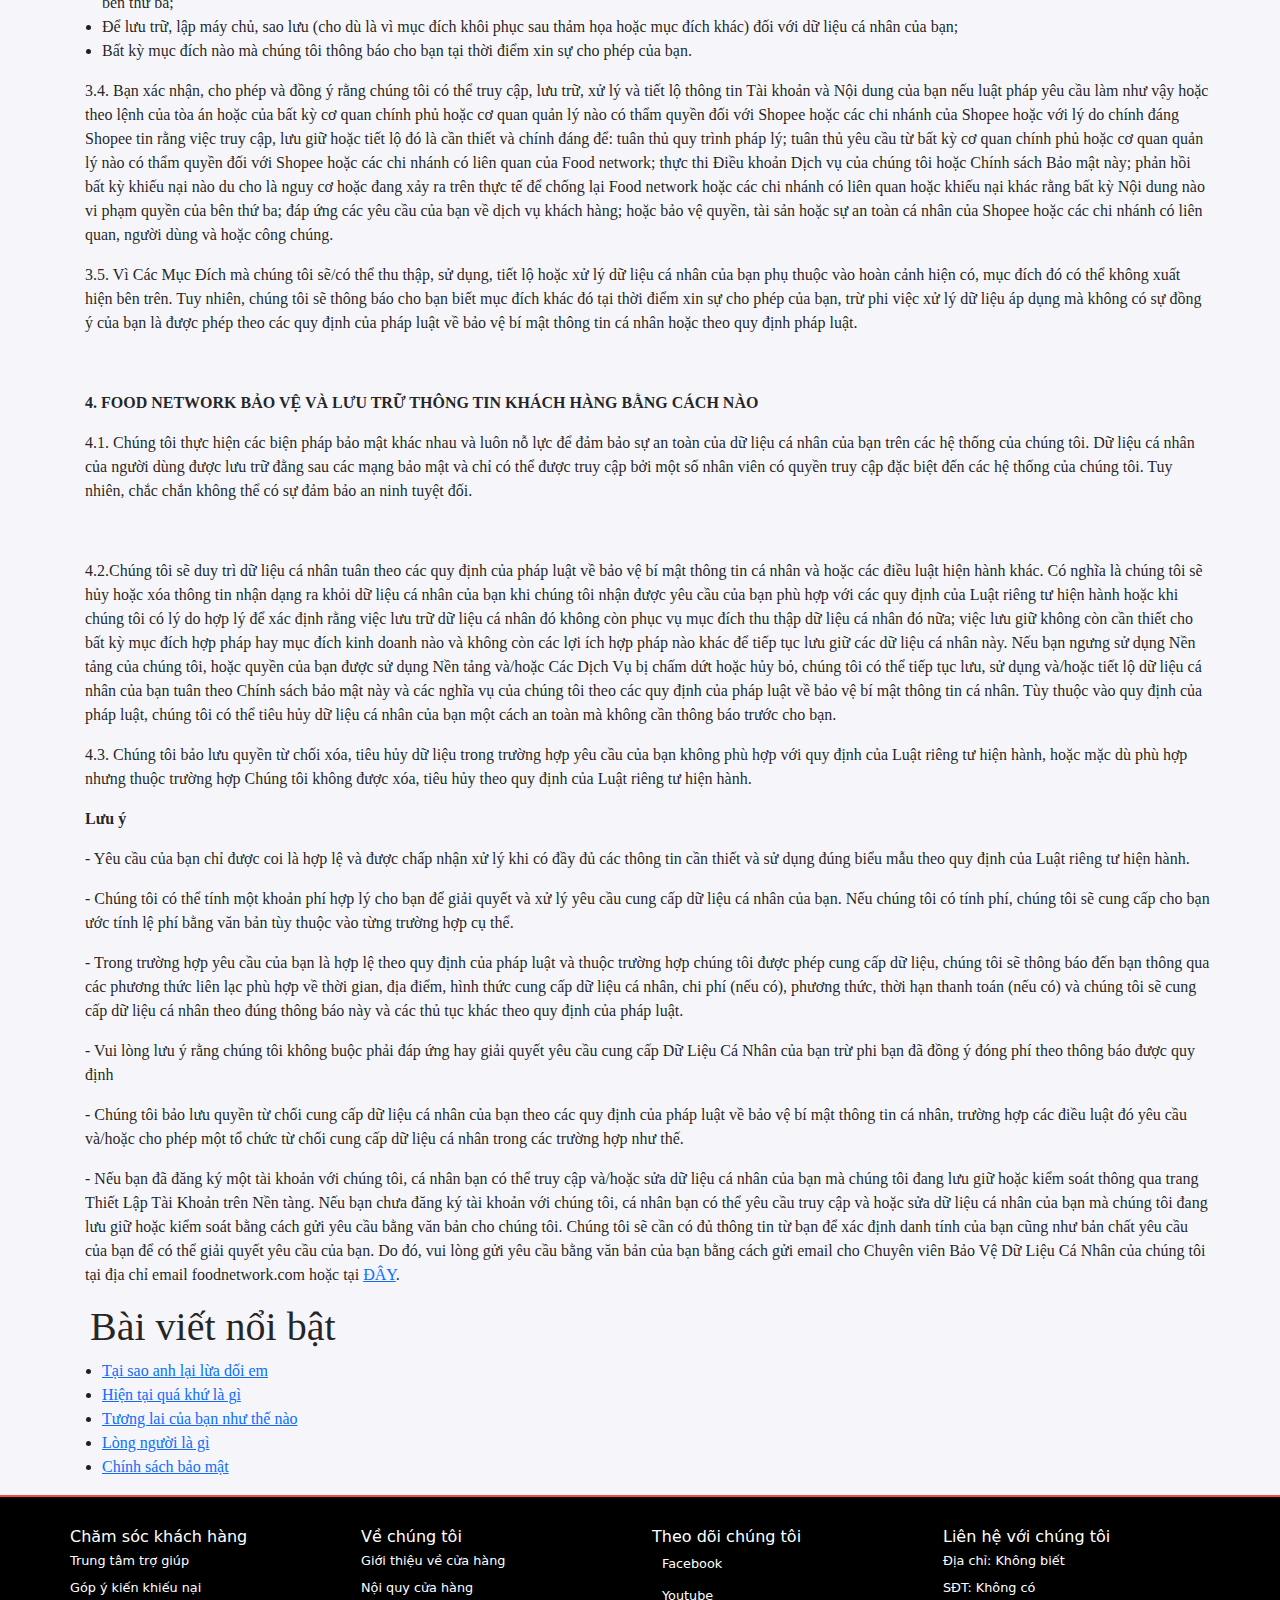
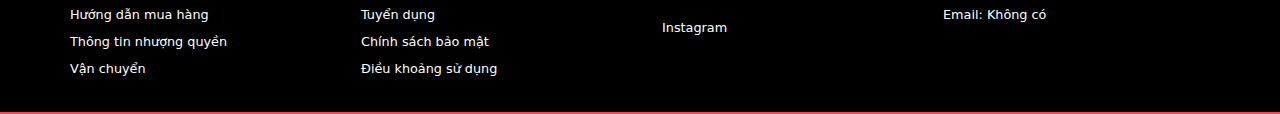
<file: chinhsachbaomat.html>
<!DOCTYPE html>
<html lang="en">
  <head>
    <meta charset="UTF-8" />
    <meta name="viewport" content="width=device-width, initial-scale=1.0" />
    <title>Document</title>
    <!-- fontawesome -->
    <link
      rel="stylesheet"
      href="https://cdnjs.cloudflare.com/ajax/libs/font-awesome/6.5.1/css/all.min.css"
      integrity="sha512-DTOQO9RWCH3ppGqcWaEA1BIZOC6xxalwEsw9c2QQeAIftl+Vegovlnee1c9QX4TctnWMn13TZye+giMm8e2LwA=="
      crossorigin="anonymous"
      referrerpolicy="no-referrer"
    />
    <!-- font -->
    <link rel="preconnect" href="https://fonts.googleapis.com" />
    <link rel="preconnect" href="https://fonts.gstatic.com" crossorigin />
    <link
      href="https://fonts.googleapis.com/css2?family=Montserrat:wght@300;400;500;600;700&family=Poppins:wght@400;500;600;700&family=Roboto:wght@300;400;500;700&display=swap"
      rel="stylesheet"
    />
    <!-- style -->
    <link rel="stylesheet" href="bootstrap-5.3.2-dist/css/bootstrap.min.css" />
    <link rel="stylesheet" href="assets/css/style.css" />
    <link rel="stylesheet" href="assets/css/responsive.css" />
    <link rel="stylesheet" href="assets/css/chinhsachbaomat.css" />
  </head>
  <body>
    <div id="app">
      <!-- header -->
      <header class="header">
        <!-- nav -->
        <div class="container">
          <nav class="navbar navbar-expand-lg navbar-dark">
            <div class="nav-logo">
              <a href="/"
                ><img src="assets/img/logo.png" alt="" class="nav-logo-item"
              /></a>
            </div>

            <!-- search -->
            <div class="nav-search">
              <input
                class="nav-search-input"
                type="text"
                placeholder="Tìm kiếm"
              />
              <button class="nav-search-btn">
                <i class="fa-solid fa-magnifying-glass"></i>
              </button>
            </div>

            <!-- cart -->
            <div class="nav-cart">
              <a href="/cart.html" class="nav-cart-link">
                <i class="fa-solid fa-cart-shopping"></i>
              </a>
              <span class="quantity-product-cart"></span>

              <div class="msg-add-to-card">
                <i class="fa-solid fa-check-circle"></i>
                <span class="msg-text">Đã thêm 1 sản phẩm vào giỏ hàng</span>
              </div>
            </div>

            <button
              class="navbar-toggler"
              type="button"
              data-bs-toggle="offcanvas"
              data-bs-target="#offcanvasNavbar"
              aria-controls="offcanvasNavbar"
              aria-label="Toggle navigation"
            >
              <span class="navbar-toggler-icon"></span>
            </button>

            <!-- sidebar -->
            <div
              class="sidebar offcanvas offcanvas-start flex-lg-row"
              tabindex="-1"
              id="offcanvasNavbar"
              aria-labelledby="offcanvasNavbarLabel"
            >
              <div class="offcanvas-header text-white border-bottom">
                <h5 class="offcanvas-title" id="offcanvasNavbarLabel">
                  Danh mục
                </h5>
                <button
                  type="button"
                  class="btn-close btn-close-white"
                  data-bs-dismiss="offcanvas"
                  aria-label="Close"
                ></button>
              </div>

              <div class="offcanvas-body">
                <ul class="nav-list">
                  <li class="nav-list-item">
                    <a href="/sukiengiamgia.html" class="nav-item-link"
                      >Sự kiện</a
                    >
                  </li>
                  <li class="nav-list-item">
                    <a href="" class="nav-item-link">Khám phá</a>
                  </li>
                  <li class="nav-list-item">
                    <i class="fa-solid fa-bell"></i>
                    <a href="" class="nav-item-link">Thông báo</a>
                  </li>
                  <li class="nav-list-item">
                    <i class="fa-regular fa-circle-question"></i>
                    <a href="" class="nav-item-link">Trợ giúp</a>
                  </li>
                </ul>

                <a class="nav-login-link" href="/trangdn.html">
                  <button class="nav-login">Đăng nhập</button>
                </a>
              </div>
            </div>
          </nav>
        </div>
      </header>
      <div class="content">
        <div class="container">
          <div class="imagin">
            <img
              src="assets/img/img-detail/chinh-sach-bao-mat-thong-tin.jpg"
              alt="#"
            />
          </div>
          <div class="article_detail___2DTOA is_pc___3cXET ql-snow">
            <h2 class="title___1AS6L">CHÍNH SÁCH BẢO MẬT</h2>
            <div class="content___1Q8Gm ql-editor pcContent___2eFux">
              <p><strong>1. GIỚI THIỆU</strong></p>

              <p>
                <span
                  >1.1. Chào mừng bạn đến với Food network .Chúng tôi nghiêm túc
                  thực hiện trách nhiệm của mình liên quan đến bảo mật thông tin
                  theo các quy định về bảo vệ bí mật thông tin cá nhân của pháp
                  luật Việt Nam (“Luật riêng tư”) và cam kết tôn trọng quyền
                  riêng tư và sự quan tâm của tất cả người dùng đối với website
                  và ứng dụng di động của chúng tôi (“Nền tảng”) (chúng tôi gọi
                  chung Các Nền tảng và các dịch vụ chúng tôi cung cấp như được
                  mô tả trong Nền tảng của chúng tôi là "các Dịch Vụ"). Người
                  dùng có nghĩa là người đăng ký tài khoản với chúng tôi để sử
                  dụng các Dịch Vụ, bao gồm cả người mua và người bán (gọi chung
                  và gọi riêng là “Các Người Dùng”, “bạn” hoặc “của bạn”). Chúng
                  tôi nhận biết tầm quan trọng của dữ liệu cá nhân mà bạn đã tin
                  tưởng giao cho chúng tôi và tin rằng chúng tôi có trách nhiệm
                  quản lý, bảo vệ và xử lý dữ liệu cá nhân của bạn một cách
                  thích hợp. Chính sách bảo mật này ("Chính sách bảo mật" hay
                  "Chính sách") được thiết kế để giúp bạn hiểu được cách thức
                  chúng tôi thu thập, sử dụng, tiết lộ và/hoặc xử lý dữ liệu cá
                  nhân mà bạn đã cung cấp cho chúng tôi và/hoặc lưu giữ về bạn,
                  cho dù là hiện nay hoặc trong tương lai, cũng như để giúp bạn
                  đưa ra quyết định sáng suốt trước khi cung cấp cho chúng tôi
                  bất kỳ dữ liệu cá nhân nào của bạn.</span
                >
              </p>
              <p>
                <span
                  >1.2. "Dữ Liệu Cá Nhân" hay "dữ liệu cá nhân" có nghĩa là dữ
                  liệu, dù đúng hay không, về một cá nhân mà thông qua đó có thể
                  được xác định được danh tính, hoặc từ dữ liệu đó và thông tin
                  khác mà một tổ chức có hoặc có khả năng tiếp cận. Các ví dụ
                  thường gặp về dữ liệu cá nhân có thể gồm có tên, số chứng minh
                  nhân dân và thông tin liên hệ.</span
                >
              </p>
              <p><br /></p>
              <p>
                <span
                  >1.3. Bằng việc sử dụng Các Dịch Vụ, đăng ký một tài khoản với
                  chúng tôi hoặc truy cập Nền tảng, bạn xác nhận và đồng ý rằng
                  bạn chấp nhận các phương pháp, yêu cầu, và/hoặc chính sách
                  được mô tả trong Chính sách bảo mật này, và theo đây bạn xác
                  nhận bạn đã biết rõ và đồng ý toàn bộ cho phép chúng tôi thu
                  thập, sử dụng, tiết lộ và/hoặc xử lý dữ liệu cá nhân của bạn
                  như mô tả trong đây. Nếu chúng tôi thay đổi Chính sách bảo mật
                  của mình, chúng tôi sẽ thông báo cho bạn bao gồm cả thông qua
                  việc đăng tải những thay đổi đó hoặc Chính sách bảo mật sửa
                  đổi trên Nền tảng của chúng tôi. Trong phạm vi pháp luật cho
                  phép, việc tiếp tục sử dụng các Dịch Vụ hoặc Nền Tảng, bao gồm
                  giao dịch của bạn, được xem là bạn đã công nhận và đồng ý với
                  các thay đổi trong Chính Sách Bảo Mật này.</span
                >
              </p>
              <p><br /></p>
              <p>
                <span
                  >1.4. Chính sách này áp dụng cùng với các thông báo, điều
                  khoản hợp đồng, điều khoản chấp thuận khác áp dụng liên quan
                  đến việc chúng tôi thu thập, lưu trữ, sử dụng, tiết lộ và hoặc
                  xử lý dữ liệu cá nhân của bạn và không nhằm ghi đè những thông
                  báo hoặc các điều khoản đó trừ khi chúng tôi có tuyên bố ràng
                  khác.</span
                >
              </p>
              <p>
                <span
                  >1.5. Chính sách này được áp dụng cho cả Người bán và Người
                  mua đang sử dụng Dịch vụ trừ khi có tuyên bố rõ ràng ngược
                  lại.</span
                >
              </p>
              <p><br /></p>
              <p>2. KHI NÀO FOOD NETWORK SẼ THU THẬP DỮ LIỆU CÁ NHÂN?</p>
              <p>
                <span
                  >2.1. Chúng tôi sẽ/có thể thu thập dữ liệu cá nhân về
                  bạn:</span
                >
              </p>
              <ol>
                <li>
                  <span
                    >Khi bạn đăng ký và/hoặc sử dụng Các Dịch Vụ hoặc Nền tảng
                    của chúng tôi, hoặc mở một tài khoản với chúng tôi;</span
                  >
                </li>
                <li>
                  <span
                    >Khi bạn gửi bất kỳ biểu mẫu nào, bao gồm đơn đăng ký hoặc
                    các mẫu đơn khác liên quan đến bất kỳ sản phẩm và dịch vụ
                    nào của chúng tôi, bằng hình thức trực tuyến hay dưới hình
                    thức khác;</span
                  >
                </li>
                <li>
                  <span
                    >khi bạn ký kết bất kỳ thỏa thuận nào hoặc cung cấp các tài
                    liệu hoặc thông tin khác liên quan đến tương tác giữa bạn
                    với chúng tôi, hoặc khi bạn sử dụng các sản phẩm và dịch vụ
                    của chúng tôi;</span
                  >
                </li>
                <li>
                  <span
                    >khi bạn tương tác với chúng tôi, chẳng hạn như thông qua
                    các cuộc gọi điện thoại (có thể được ghi âm lại), thư từ,
                    gặp gỡ trực tiếp, các nền ứng dụng truyền thông xã hội và
                    email;</span
                  >
                </li>
                <li>
                  <span
                    >khi bạn sử dụng các dịch vụ điện tử của chúng tôi, hoặc
                    tương tác với chúng tôi qua Nền tảng hoặc Trang Web hoặc Các
                    Dịch Vụ của chúng tôi. Trường hợp này bao gồm thông qua tập
                    tin cookie mà chúng tôi có thể triển khai khi bạn tương tác
                    với các Nền tảng hoặc Trang Web của chúng tôi;</span
                  >
                </li>
                <li>
                  <span
                    >khi bạn cấp quyền trên thiết bị của bạn để chia sẻ thông
                    tin với ứng dụng hoặc Nền tảng của chúng tôi</span
                  >
                </li>
                <li>
                  <span
                    >Khi bạn liên kết tài khoản food network với tài khoản mạng
                    xã hội của bạn hoặc các tài khoản bên ngoài khác hoặc sử
                    dụng các tính năng mạng xã hội khác, phù hợp với các chính
                    sách của nhà cung cấp;</span
                  >
                </li>
                <li>
                  khi bạn thực hiện các giao dịch thông qua Dịch vụ của chúng
                  tôi chẳng hạn như mỗi khi bạn đặt mua hàng hoặc chấp nhận đơn
                  đặt hàng của Người mua;
                </li>
                <li>
                  <span
                    >khi bạn cung cấp ý kiến phản hồi hoặc gửi khiếu nại cho
                    chúng tôi;</span
                  >
                </li>
                <li><span>khi bạn đăng ký tham gia một cuộc thi; </span></li>
                <li>
                  <span
                    >khi bạn gửi dữ liệu cá nhân của bạn cho chúng tôi vì bất kỳ
                    lý do gì; và/hoặc</span
                  >
                </li>
                <li>
                  <span
                    >khi bạn thực hiện các hoạt động khác trên nền tảng của
                    chúng tôi.</span
                  >
                </li>
              </ol>

              <p><br /></p>
              <p>
                <span
                  >Các trường hợp trên không nhằm mục đích liệt kê đầy đủ các
                  trường hợp và chỉ đưa ra một số trường hợp phổ biến về thời
                  điểm dữ liệu cá nhân của bạn có thể bị thu thập.</span
                >
              </p>
              <p>
                <span
                  >2.2. Chúng tôi có thể thu thập thông tin của bạn từ bạn, các
                  công ty liên kết, các bên thứ ba và từ các nguồn khác, bao gồm
                  nhưng không giới hạn ở đối tác kinh doanh (ví dụ như đơn vị
                  cung ứng dịch vụ vận chuyển, thanh toán), cơ quan đánh giá tín
                  dụng, các đơn vị, đối tác cung cấp dịch vụ marketing, giới
                  thiệu, các chương trình khách hàng thân thiết, những người
                  dùng khác sử dụng Các Dịch Vụ của chúng tôi hoặc các nguồn dữ
                  liệu công khai có sẵn hay các nguồn dữ liệu của nhà
                  nước.</span
                >
              </p>
              <p></p>
              <p>
                2.3. Trong một số trường hợp, bạn có thể cung cấp dữ liệu cá
                nhân của các cá nhân khác cho chúng tôi (ví dụ như thành viên
                gia đình, bạn bè hoặc những người trong danh sách liên hệ của
                bạn). Nếu bạn cung cấp cho chúng tôi dữ liệu cá nhân của họ, bạn
                tuyên bố và đảm bảo rằng bạn đã nhận được sự đồng ý của họ để xử
                lý dữ liệu cá nhân của họ theo Chính sách này.
              </p>
              <p><br /></p>
              <p>
                <strong>3. FOOD NETWORK SẼ THU THẬP NHỮNG DỮ LIỆU GÌ?</strong>
              </p>
              <p>
                <span>3.1. </span
                ><span
                  >Trừ trường hợp được quy định khác đi trong Chính sách này, dữ
                  liệu cá nhân mà Shopee có thể thu thập bao gồm dữ liệu cá nhân
                  cơ bản và dữ liệu cá nhân nhạy cảm (theo quy định của Luật
                  riêng tư) như được liệt kê dưới đây:</span
                >
              </p>
              <p></p>
              <ol>
                <li><span>Họ tên;</span></li>
                <li><span>Địa chỉ email;</span></li>
                <li><span>Ngày sinh;</span></li>
                <li>
                  <span>Địa chỉ thanh toán và hoặc giao nhận hàng hóa;</span>
                </li>
                <li>
                  <span>Tài khoản ngân hàng và thông tin thanh toán</span>
                </li>
                <li><span>Số điện thoại;</span></li>
                <li><span>Giới tính;</span></li>
                <li>
                  <span
                    >Thông tin được gửi bởi hoặc liên quan đến thiết bị được sử
                    dụng để truy cập vào các dịch vụ của chúng tôi;</span
                  >
                </li>
                <li>
                  <span
                    >Thông tin về mạng của bạn, bao gồm danh sách liên hệ của
                    bạn khi đồng ý chia sẻ trên thiết bị của bạn, và những người
                    và tài khoản mà bạn có tương tác;</span
                  >
                </li>
                <li>
                  <span
                    >Thông tin về nhân thân được cấp bởi chính phủ hoặc các
                    thông tin khác phục vụ cho các mục đích đánh giá pháp lý,
                    nhận biết khách hàng, xác minh thông tin và/hoặc phòng chống
                    gian lận của chúng tôi;</span
                  >
                </li>
                <li>
                  <span
                    >Dữ liệu truyền thông hoặc liên lạc, ví dụ như các tùy chọn
                    nhận thông tin quảng cáo từ chúng tôi hoặc các bên thứ ba
                    của bạn, tùy chọn phương tiện liên lạc và lịch sử thông tin
                    liên lạc với chúng tôi, các nhà cung cấp dịch vụ của chúng
                    tôi, và các bên thứ ba khác;</span
                  >
                </li>
                <li>
                  <span
                    >Thông tin sử dụng và giao dịch, bao gồm chi tiết về lịch sử
                    tìm kiếm, giao dịch, quảng cáo và nội dung hiển thị mà tương
                    tác với Nền Tảng, cũng như các sản phẩm và dịch vụ có liên
                    quan của bạn;</span
                  >
                </li>
                <li><span>Dữ liệu về địa điểm;</span></li>
                <li>
                  <span
                    >Bất kỳ thông tin nào khác về người dùng khi người dùng đăng
                    nhập để sử dụng dịch vụ của chúng tôi, và khi người dùng sử
                    dụng Các Dịch Vụ hoặc Nền tảng, cũng như thông tin về việc
                    người dùng sử dụng Các Dịch Vụ hoặc Nền tảng của chúng tôi
                    như thế nào; và</span
                  >
                </li>
                <li>
                  <span>Dữ liệu tổng hợp về nội dung người dùng sử dụng.</span>
                </li>
              </ol>
              <p><br /></p>
              <p>
                <span
                  >3.2. Bạn đồng ý không cung cấp cho chúng tôi bất cứ thông tin
                  nào không chính xác hoặc gây hiểu nhầm và bạn đồng ý sẽ thông
                  báo cho chúng tôi về bất cứ thông tin nào không chính xác hoặc
                  khi có sự thay đổi thông tin. Chúng tôi bảo lưu quyền theo
                  quyết định riêng của chúng tôi được yêu cầu các tài liệu cần
                  thiết khác để xác minh bất cứ thông tin nào được bạn cung
                  cấp.</span
                >
              </p>
              <p><br /></p>
              <p>
                <span
                  >3.3. Nếu bạn đăng nhập để trở thành Người sử dụng các Nền
                  tảng của chúng tôi sử dụng tài khoản mạng xã hội của Bạn (“Tài
                  khoản Mạng Xã hội”), liên kết tài khoản của bạn với Tài khoản
                  Mạng Xã hội của bạn hoặc sử dụng bất cứ tính năng mạng xã hội
                  Shopee nào, chúng tôi có quyền truy cập thông tin về bạn mà
                  bạn đã cung cấp một cách tự nguyên cho nhà cung cấp dịch vụ
                  Tài khoản Mạng Xã hội của Bạn tuân theo các chính sách của các
                  nhà cung cấp dịch vụ này, và chúng tôi sẽ quản lý, xử lý và sử
                  dụng các dữ liệu cá nhân này của bạn theo các quy định của
                  Chính sách này tại mọi thời điểm.</span
                >
              </p>
              <ol>
                <li>
                  <span
                    >Để đáp ứng các thủ tục pháp lý hoặc để tuân thủ hoặc theo
                    quy định của pháp luật hiện hành, và các yêu cầu của cơ quan
                    nhà nước có thẩm quyền hoặc yêu cầu của bất cứ cơ quan tài
                    phán nào hoặc khi chúng tôi thực sự tin tưởng rằng việc tiết
                    lộ thông tin là cần thiết, bao gồm nhưng không giới hạn, đáp
                    ứng các yêu cầu đáp ứng các yêu cầu công bố thông tin theo
                    yêu cầu của bất kỳ luật ràng buộc nào đối với Shopee hoặc
                    các công ty hoặc chi nhánh liên quan của Shopee (bao gồm,
                    nếu có, việc hiển thị tên, chi tiết liên hệ và chi tiết công
                    ty của bạn);</span
                  >
                </li>
                <li>
                  <span
                    >Để lập số liệu thống kê và nghiên cứu đáp ứng yêu cầu báo
                    cáo và/hoặc duy trì sổ sách nội bộ hoặc theo quy định;</span
                  >
                </li>
                <li>
                  <span
                    >Để thực hiện quy trình tìm hiểu và xác minh hoặc các hoạt
                    động sàng lọc khác (bao gồm nhưng không giới hạn kiểm tra lý
                    lịch) tuân thủ các nghĩa vụ theo quy định pháp luật hoặc cơ
                    quan nhà nước có thẩm quyền hoặc các thủ tục kiểm soát rủi
                    ro của chúng tôi, có thể được pháp luật yêu cầu hoặc có thể
                    đã được chúng tôi áp dụng;</span
                  >
                </li>
                <li>
                  <span
                    >Để kiểm tra Các Dịch Vụ của chúng tôi hoặc hoạt động của
                    Shopee</span
                  >
                </li>
                <li>
                  <span
                    >để ngăn chặn hoặc điều tra bất kỳ hoạt động gian lận thực
                    tế hoặc bị nghi ngờ nào đối với Điều khoản dịch vụ của chúng
                    tôi, gian lận, các hành vi phi pháp, thiếu sót hay hành vi
                    sai trái nào, cho dù có liên quan đến việc bạn sử dụng Các
                    Dịch Vụ của chúng tôi hay không hay bất kỳ vấn đề nào phát
                    sinh từ quan hệ của bạn với chúng tôi;</span
                  >
                </li>
                <li>
                  <span
                    >Để đáp ứng bất cứ các mối đe dọa hoặc yêu cầu thực tế nào
                    được khẳng định chống lại Shopee hoặc các yêu cầu khác liên
                    quan đến các Nội dung vi phạm quy định của các bên thứ
                    ba;</span
                  >
                </li>
                <li>
                  <span
                    >Để lưu trữ, lập máy chủ, sao lưu (cho dù là vì mục đích
                    khôi phục sau thảm họa hoặc mục đích khác) đối với dữ liệu
                    cá nhân của bạn;</span
                  >
                </li>
                <li>
                  <span
                    >Bất kỳ mục đích nào mà chúng tôi thông báo cho bạn tại thời
                    điểm xin sự cho phép của bạn.</span
                  >
                </li>
              </ol>
              <p>
                <span
                  >3.4. Bạn xác nhận, cho phép và đồng ý rằng chúng tôi có thể
                  truy cập, lưu trữ, xử lý và tiết lộ thông tin Tài khoản và Nội
                  dung của bạn nếu luật pháp yêu cầu làm như vậy hoặc theo lệnh
                  của tòa án hoặc của bất kỳ cơ quan chính phủ hoặc cơ quan quản
                  lý nào có thẩm quyền đối với Shopee hoặc các chi nhánh của
                  Shopee hoặc với lý do chính đáng Shopee tin rằng việc truy
                  cập, lưu giữ hoặc tiết lộ đó là cần thiết và chính đáng để:
                  tuân thủ quy trình pháp lý; tuân thủ yêu cầu từ bất kỳ cơ quan
                  chính phủ hoặc cơ quan quản lý nào có thẩm quyền đối với
                  Shopee hoặc các chi nhánh có liên quan của Food network; thực
                  thi Điều khoản Dịch vụ của chúng tôi hoặc Chính sách Bảo mật
                  này; phản hồi bất kỳ khiếu nại nào du cho là nguy cơ hoặc đang
                  xảy ra trên thực tế để chống lại Food network hoặc các chi
                  nhánh có liên quan hoặc khiếu nại khác rằng bất kỳ Nội dung
                  nào vi phạm quyền của bên thứ ba; đáp ứng các yêu cầu của bạn
                  về dịch vụ khách hàng; hoặc bảo vệ quyền, tài sản hoặc sự an
                  toàn cá nhân của Shopee hoặc các chi nhánh có liên quan, người
                  dùng và hoặc công chúng.</span
                >
              </p>
              <p>
                <span
                  >3.5. Vì Các Mục Đích mà chúng tôi sẽ/có thể thu thập, sử
                  dụng, tiết lộ hoặc xử lý dữ liệu cá nhân của bạn phụ thuộc vào
                  hoàn cảnh hiện có, mục đích đó có thể không xuất hiện bên
                  trên. Tuy nhiên, chúng tôi sẽ thông báo cho bạn biết mục đích
                  khác đó tại thời điểm xin sự cho phép của bạn, trừ phi việc xử
                  lý dữ liệu áp dụng mà không có sự đồng ý của bạn là được phép
                  theo các quy định của pháp luật về bảo vệ bí mật thông tin cá
                  nhân hoặc theo quy định pháp luật.</span
                >
              </p>
              <p><br /></p>
              <p>
                <strong
                  >4. FOOD NETWORK BẢO VỆ VÀ LƯU TRỮ THÔNG TIN KHÁCH HÀNG BẰNG
                  CÁCH NÀO</strong
                >
              </p>
              <p>
                <span
                  >4.1. Chúng tôi thực hiện các biện pháp bảo mật khác nhau và
                  luôn nỗ lực để đảm bảo sự an toàn của dữ liệu cá nhân của bạn
                  trên các hệ thống của chúng tôi. Dữ liệu cá nhân của người
                  dùng được lưu trữ đằng sau các mạng bảo mật và chỉ có thể được
                  truy cập bởi một số nhân viên có quyền truy cập đặc biệt đến
                  các hệ thống của chúng tôi. Tuy nhiên, chắc chắn không thể có
                  sự đảm bảo an ninh tuyệt đối.</span
                >
              </p>
              <p><br /></p>
              <p>
                <span
                  >4.2.Chúng tôi sẽ duy trì dữ liệu cá nhân tuân theo các quy
                  định của pháp luật về bảo vệ bí mật thông tin cá nhân và hoặc
                  các điều luật hiện hành khác. Có nghĩa là chúng tôi sẽ hủy
                  hoặc xóa thông tin nhận dạng ra khỏi dữ liệu cá nhân của bạn
                  khi chúng tôi nhận được yêu cầu của bạn phù hợp với các quy
                  định của Luật riêng tư hiện hành hoặc khi chúng tôi có lý do
                  hợp lý để xác định rằng việc lưu trữ dữ liệu cá nhân đó không
                  còn phục vụ mục đích thu thập dữ liệu cá nhân đó nữa; việc lưu
                  giữ không còn cần thiết cho bất kỳ mục đích hợp pháp hay mục
                  đích kinh doanh nào và không còn các lợi ích hợp pháp nào khác
                  để tiếp tục lưu giữ các dữ liệu cá nhân này. Nếu bạn ngưng sử
                  dụng Nền tảng của chúng tôi, hoặc quyền của bạn được sử dụng
                  Nền tảng và/hoặc Các Dịch Vụ bị chấm dứt hoặc hủy bỏ, chúng
                  tôi có thể tiếp tục lưu, sử dụng và/hoặc tiết lộ dữ liệu cá
                  nhân của bạn tuân theo Chính sách bảo mật này và các nghĩa vụ
                  của chúng tôi theo các quy định của pháp luật về bảo vệ bí mật
                  thông tin cá nhân. Tùy thuộc vào quy định của pháp luật, chúng
                  tôi có thể tiêu hủy dữ liệu cá nhân của bạn một cách an toàn
                  mà không cần thông báo trước cho bạn.</span
                >
              </p>
              <p>
                <span
                  >4.3. Chúng tôi bảo lưu quyền từ chối xóa, tiêu hủy dữ liệu
                  trong trường hợp yêu cầu của bạn không phù hợp với quy định
                  của Luật riêng tư hiện hành, hoặc mặc dù phù hợp nhưng thuộc
                  trường hợp Chúng tôi không được xóa, tiêu hủy theo quy định
                  của Luật riêng tư hiện hành.</span
                >
              </p>
              <p><strong>Lưu ý</strong></p>
              <p>
                - Yêu cầu của bạn chỉ được coi là hợp lệ và được chấp nhận xử lý
                khi có đầy đủ các thông tin cần thiết và sử dụng đúng biểu mẫu
                theo quy định của Luật riêng tư hiện hành.
              </p>
              <p>
                - Chúng tôi có thể tính một khoản phí hợp lý cho bạn để giải
                quyết và xử lý yêu cầu cung cấp dữ liệu cá nhân của bạn. Nếu
                chúng tôi có tính phí, chúng tôi sẽ cung cấp cho bạn ước tính lệ
                phí bằng văn bản tùy thuộc vào từng trường hợp cụ thể.
              </p>
              <p>
                - Trong trường hợp yêu cầu của bạn là hợp lệ theo quy định của
                pháp luật và thuộc trường hợp chúng tôi được phép cung cấp dữ
                liệu, chúng tôi sẽ thông báo đến bạn thông qua các phương thức
                liên lạc phù hợp về thời gian, địa điểm, hình thức cung cấp dữ
                liệu cá nhân, chi phí (nếu có), phương thức, thời hạn thanh toán
                (nếu có) và chúng tôi sẽ cung cấp dữ liệu cá nhân theo đúng
                thông báo này và các thủ tục khác theo quy định của pháp luật.
              </p>
              <p>
                - Vui lòng lưu ý rằng chúng tôi không buộc phải đáp ứng hay giải
                quyết yêu cầu cung cấp Dữ Liệu Cá Nhân của bạn trừ phi bạn đã
                đồng ý đóng phí theo thông báo được quy định
              </p>
              <p>
                - Chúng tôi bảo lưu quyền từ chối cung cấp dữ liệu cá nhân của
                bạn theo các quy định của pháp luật về bảo vệ bí mật thông tin
                cá nhân, trường hợp các điều luật đó yêu cầu và/hoặc cho phép
                một tổ chức từ chối cung cấp dữ liệu cá nhân trong các trường
                hợp như thế.
              </p>
              <p>
                <span
                  >- Nếu bạn đã đăng ký một tài khoản với chúng tôi, cá nhân bạn
                  có thể truy cập và/hoặc sửa dữ liệu cá nhân của bạn mà chúng
                  tôi đang lưu giữ hoặc kiểm soát thông qua trang Thiết Lập Tài
                  Khoản trên Nền tàng. Nếu bạn chưa đăng ký tài khoản với chúng
                  tôi, cá nhân bạn có thể yêu cầu truy cập và hoặc sửa dữ liệu
                  cá nhân của bạn mà chúng tôi đang lưu giữ hoặc kiểm soát bằng
                  cách gửi yêu cầu bằng văn bản cho chúng tôi. Chúng tôi sẽ cần
                  có đủ thông tin từ bạn để xác định danh tính của bạn cũng như
                  bản chất yêu cầu của bạn để có thể giải quyết yêu cầu của bạn.
                  Do đó, vui lòng gửi yêu cầu bằng văn bản của bạn bằng cách gửi
                  email cho Chuyên viên Bảo Vệ Dữ Liệu Cá Nhân của chúng tôi tại
                  địa chỉ email foodnetwork.com hoặc tại </span
                ><a href="#" rel="noopener noreferrer" target="_blank">ĐÂY</a>.
              </p>
              <div class="trend">
                <h1
                  class="slds-text-heading--small slds-m-right--xx-small slds-hyphenate"
                >
                  Bài viết nổi bật
                </h1>
                <ul class="slds-grid--vertical slds-wrap slds-has-block-links">
                  <li>
                    <div>
                      <a
                        class="slds-p-vertical_small slds-border_bottom slds-hyphenate"
                        href="#"
                        ><span class="slds-text-body_small slds-show"
                          >Tại sao anh lại lừa dối em</span
                        ></a
                      >
                    </div>
                  </li>
                  <li>
                    <div class="comm-topic-trending-articles__item">
                      <a
                        class="slds-p-vertical_small slds-border_bottom slds-hyphenate"
                        href="#"
                        ><span class="slds-text-body_small slds-show"
                          >Hiện tại quá khứ là gì</span
                        ></a
                      >
                    </div>
                  </li>
                  <li>
                    <div class="comm-topic-trending-articles__item">
                      <a
                        class="slds-p-vertical_small slds-border_bottom slds-hyphenate"
                        href="#"
                        ><span class="slds-text-body_small slds-show"
                          >Tương lai của bạn như thế nào
                        </span></a
                      >
                    </div>
                  </li>
                  <li>
                    <div class="comm-topic-trending-articles__item">
                      <a
                        class="slds-p-vertical_small slds-border_bottom slds-hyphenate"
                        href="#"
                        ><span class="slds-text-body_small slds-show"
                          >Lòng người là gì
                        </span></a
                      >
                    </div>
                  </li>
                  <li>
                    <div class="comm-topic-trending-articles__item">
                      <a
                        class="slds-p-vertical_small slds-border_bottom slds-hyphenate"
                        href="#"
                        ><span class="slds-text-body_small slds-show"
                          >Chính sách bảo mật</span
                        ></a
                      >
                    </div>
                  </li>
                </ul>
              </div>

              <p></p>
            </div>
          </div>
        </div>
      </div>
      <!-- footer -->
      <footer class="footer">
        <div class="container">
          <div class="row">
            <div class="col col-sm-6 col-md-4 col-lg-3">
              <h5 class="heading">Chăm sóc khách hàng</h5>
              <ul class="footer-list">
                <li class="footer-item">
                  <a
                    href="/pagehelp.html"
                    class="footer-item-link"
                    target="_blank"
                    >Trung tâm trợ giúp</a
                  >
                </li>
                <li class="footer-item">
                  <a
                    href="/gopykhieunai.html"
                    class="footer-item-link"
                    target="_blank"
                    >Góp ý kiến khiếu nại</a
                  >
                </li>
                <li class="footer-item">
                  <a
                    href="/huongdanmuahang.html"
                    class="footer-item-link"
                    target="_blank"
                    >Hướng dẫn mua hàng</a
                  >
                </li>
                <li class="footer-item">
                  <a
                    href="thongtinnhuongquyen.html"
                    class="footer-item-link"
                    target="_blank"
                    >Thông tin nhượng quyền</a
                  >
                </li>
                <li class="footer-item">
                  <a href="" class="footer-item-link">Vận chuyển</a>
                </li>
              </ul>
            </div>
            <div class="col col-sm-6 col-md-4 col-lg-3">
              <h5 class="heading">Về chúng tôi</h5>
              <ul class="footer-list">
                <li class="footer-item">
                  <a
                    href="/gioithieu.html"
                    class="footer-item-link"
                    target="_blank"
                    >Giới thiệu về cửa hàng</a
                  >
                </li>
                <li class="footer-item">
                  <a
                    href="/noiquycuahang.html"
                    class="footer-item-link"
                    target="_blank"
                    >Nội quy cửa hàng</a
                  >
                </li>
                <li class="footer-item">
                  <a
                    href="/tuyendungnv.html"
                    class="footer-item-link"
                    target="_blank"
                    >Tuyển dụng</a
                  >
                </li>
                <li class="footer-item">
                  <a
                    href="/chinhsachbaomat.html"
                    class="footer-item-link"
                    target="_blank"
                    >Chính sách bảo mật</a
                  >
                </li>
                <li class="footer-item">
                  <a
                    href="/dieukhoansudung.html"
                    class="footer-item-link"
                    target="_blank"
                    >Điều khoảng sử dụng</a
                  >
                </li>
              </ul>
            </div>
            <div class="col col-sm-6 col-md-4 col-lg-3">
              <h5 class="heading">Theo dõi chúng tôi</h5>
              <ul class="footer-list">
                <li class="footer-item">
                  <a href="" class="footer-item-link">
                    <i class="fa-brands fa-facebook"></i>
                    Facebook
                  </a>
                </li>
                <li class="footer-item">
                  <a href="" class="footer-item-link">
                    <i class="fa-brands fa-youtube"></i>
                    Youtube
                  </a>
                </li>
                <li class="footer-item">
                  <a href="" class="footer-item-link">
                    <i class="fa-brands fa-instagram"></i>
                    Instagram
                  </a>
                </li>
              </ul>
            </div>
            <div class="col col-sm-6 col-md-4 col-lg-3">
              <h5 class="heading">Liên hệ với chúng tôi</h5>
              <ul class="footer-list">
                <li class="footer-item">Địa chỉ: Không biết</li>
                <li class="footer-item">SĐT: Không có</li>
                <li class="footer-item">Email: Không có</li>
              </ul>
            </div>
          </div>
        </div>
      </footer>
    </div>
    <!-- js boostrap -->
    <script src="bootstrap-5.3.2-dist/js/bootstrap.bundle.js"></script>
    <script type="module" src="assets/js/common.js"></script>
  </body>
</html>
</file>
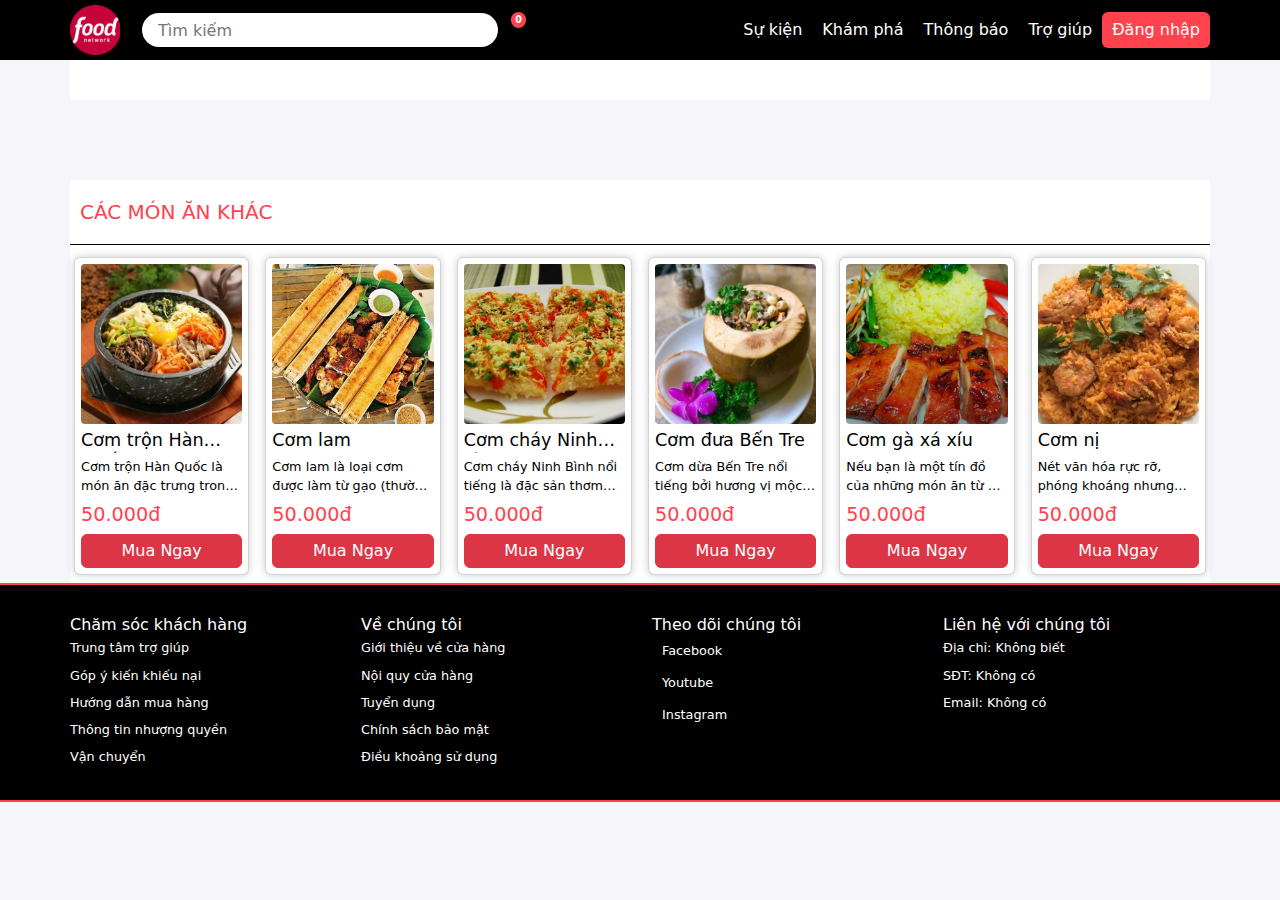
<file: detail-product.html>
<!DOCTYPE html>
<html lang="en">
  <head>
    <meta charset="UTF-8" />
    <meta name="viewport" content="width=device-width, initial-scale=1.0" />
    <title>Document</title>
    <!-- fontawesome -->
    <link
      rel="stylesheet"
      href="https://cdnjs.cloudflare.com/ajax/libs/font-awesome/6.5.1/css/all.min.css"
      integrity="sha512-DTOQO9RWCH3ppGqcWaEA1BIZOC6xxalwEsw9c2QQeAIftl+Vegovlnee1c9QX4TctnWMn13TZye+giMm8e2LwA=="
      crossorigin="anonymous"
      referrerpolicy="no-referrer"
    />
    <!-- font -->
    <link rel="preconnect" href="https://fonts.googleapis.com" />
    <link rel="preconnect" href="https://fonts.gstatic.com" crossorigin />
    <link
      href="https://fonts.googleapis.com/css2?family=Montserrat:wght@300;400;500;600;700&family=Poppins:wght@400;500;600;700&family=Roboto:wght@300;400;500;700&display=swap"
      rel="stylesheet"
    />
    <!-- style -->
    <link rel="stylesheet" href="bootstrap-5.3.2-dist/css/bootstrap.min.css" />
    <link rel="stylesheet" href="assets/css/style.css" />
    <link rel="stylesheet" href="assets/css/responsive.css" />
  </head>
  <body>
    <div id="app">
      <!-- header -->
      <header class="header">
        <!-- nav -->
        <div class="container">
          <nav class="navbar navbar-expand-lg navbar-dark">
            <div class="nav-logo">
              <a href="/"
                ><img src="assets/img/logo.png" alt="" class="nav-logo-item"
              /></a>
            </div>

            <!-- search -->
            <div class="nav-search">
              <input
                class="nav-search-input"
                type="text"
                placeholder="Tìm kiếm"
              />
              <button class="nav-search-btn">
                <i class="fa-solid fa-magnifying-glass"></i>
              </button>
            </div>

            <!-- cart -->
            <div class="nav-cart">
              <a href="/cart.html" class="nav-cart-link">
                <i class="fa-solid fa-cart-shopping"></i>
              </a>
              <span class="quantity-product-cart"></span>

              <div class="msg-add-to-card">
                <i class="fa-solid fa-check-circle"></i>
                <span class="msg-text">Đã thêm 1 sản phẩm vào giỏ hàng</span>
              </div>
            </div>

            <button
              class="navbar-toggler"
              type="button"
              data-bs-toggle="offcanvas"
              data-bs-target="#offcanvasNavbar"
              aria-controls="offcanvasNavbar"
              aria-label="Toggle navigation"
            >
              <span class="navbar-toggler-icon"></span>
            </button>

            <!-- sidebar -->
            <div
              class="sidebar offcanvas offcanvas-start flex-lg-row"
              tabindex="-1"
              id="offcanvasNavbar"
              aria-labelledby="offcanvasNavbarLabel"
            >
              <div class="offcanvas-header text-white border-bottom">
                <h5 class="offcanvas-title" id="offcanvasNavbarLabel">
                  Danh mục
                </h5>
                <button
                  type="button"
                  class="btn-close btn-close-white"
                  data-bs-dismiss="offcanvas"
                  aria-label="Close"
                ></button>
              </div>

              <div class="offcanvas-body">
                <ul class="nav-list">
                  <li class="nav-list-item">
                    <a href="/sukiengiamgia.html" class="nav-item-link"
                      >Sự kiện</a
                    >
                  </li>
                  <li class="nav-list-item">
                    <a href="" class="nav-item-link">Khám phá</a>
                  </li>
                  <li class="nav-list-item">
                    <i class="fa-solid fa-bell"></i>
                    <a href="" class="nav-item-link">Thông báo</a>
                  </li>
                  <li class="nav-list-item">
                    <i class="fa-regular fa-circle-question"></i>
                    <a href="" class="nav-item-link">Trợ giúp</a>
                  </li>
                </ul>

                <a class="nav-login-link" href="/trangdn.html">
                  <button class="nav-login">Đăng nhập</button>
                </a>
              </div>
            </div>
          </nav>
        </div>
      </header>

      <div class="content">
        <div class="product-briefing container"></div>

        <!-- outstanding product -->
        <div
          class="product-container outstanding-product container d-none d-md-block"
        >
          <div class="title-top-product">
            <h5>CÁC MÓN ĂN KHÁC</h5>
          </div>
          <div class="row gx-2 mt-1">
            <div class="p-2 col-sm-6 col-md-4 col-lg-2">
              <div class="card">
                <a class="card-link" href="/detail-product.html?id=19">
                  <img
                    src="assets/img/img-product/Com-tron-Hàn-Quoc-Bibimbap.jpg"
                    class="card-img-top"
                    alt="..."
                  />
                  <div class="card-body">
                    <h5 class="card-name">Cơm trộn Hàn Quốc Bibimbap</h5>
                    <p class="card-description">
                      Cơm trộn Hàn Quốc là món ăn đặc trưng trong nét văn hoá ẩm
                      thực Hàn, hay còn được gọi là Bibimbap.
                    </p>
                    <span class="card-price">50.000đ</span>
                    <button class="btn btn-danger btn-buy">Mua Ngay</button>
                  </div>
                </a>
              </div>
            </div>
            <div class="p-2 col-sm-6 col-md-4 col-lg-2">
              <div class="card">
                <a class="card-link" href="/detail-product.html?id=14">
                  <img
                    src="assets/img/img-product/com-lam.jpg"
                    class="card-img-top"
                    alt="..."
                  />
                  <div class="card-body">
                    <h5 class="card-name">Cơm lam</h5>
                    <p class="card-description">
                      Cơm lam là loại cơm được làm từ gạo (thường là gạo nếp)
                      cùng một số nguyên liệu khác, cho vào ống tre, giang, nứa
                      v.v. và nướng chín trên lửa. Cơm đặc trưng của các dân tộc
                      vùng Tây Bắc Việt Nam và các vùng Đông Bắc Việt Nam, Tây
                      Nguyên và một số dân tộc tại Lào, Thái Lan, Campuchia,
                      Myanmar và Trung Quốc.
                    </p>
                    <span class="card-price">50.000đ</span>
                    <button class="btn btn-danger btn-buy">Mua Ngay</button>
                  </div>
                </a>
              </div>
            </div>
            <div class="p-2 col-sm-6 col-md-4 col-lg-2">
              <div class="card">
                <a class="card-link" href="/detail-product.html?id=15">
                  <img
                    src="assets/img/img-product/com-chay-Ninh-Binh.jpg"
                    class="card-img-top"
                    alt="..."
                  />
                  <div class="card-body">
                    <h5 class="card-name">Cơm cháy Ninh Bình</h5>
                    <p class="card-description">
                      Cơm cháy Ninh Bình nổi tiếng là đặc sản thơm ngon với
                      nguyên liệu chế biến từ 100% gạo nguyên chất cùng với hỗn
                      hợp gia vị thơm ngon, đậm đà. Không những được người dân
                      địa phương yêu thích, cơm cháy Ninh Bình còn mang đến trải
                      nghiệm ẩm thực vô cùng hấp dẫn cho những du khách lập
                      phương mỗi khi có dịp khám phá vùng đất này.
                    </p>
                    <span class="card-price">50.000đ</span>
                    <button class="btn btn-danger btn-buy">Mua Ngay</button>
                  </div>
                </a>
              </div>
            </div>
            <div class="p-2 col-sm-6 col-md-4 col-lg-2">
              <div class="card">
                <a class="card-link" href="/detail-product.html?id=16">
                  <img
                    src="assets/img/img-product/com-dua-Ben-Tre.jpg"
                    class="card-img-top"
                    alt="..."
                  />
                  <div class="card-body">
                    <h5 class="card-name">Cơm đưa Bến Tre</h5>
                    <p class="card-description">
                      Cơm dừa Bến Tre nổi tiếng bởi hương vị mộc mạc, bình dị
                      nhưng không kém phần thơm ngon, khiến biết bao người đã
                      từng nếm thử phải bồi hồi, vấn vương. Là món ăn gắn liền
                      với cuộc sống của người dân xứ dừa, bạn nhất định không
                      thể bỏ lỡ đặc sản độc nhất vô nhị này nếu có dịp đi du
                      lịch Bến Tre.
                    </p>
                    <span class="card-price">50.000đ</span>
                    <button class="btn btn-danger btn-buy">Mua Ngay</button>
                  </div>
                </a>
              </div>
            </div>
            <div class="p-2 col-sm-6 col-md-4 col-lg-2">
              <div class="card">
                <a class="card-link" href="/detail-product.html?id=1">
                  <img
                    src="assets/img/img-product/com-ga-xa-xiu.jpg"
                    class="card-img-top"
                    alt="..."
                  />
                  <div class="card-body">
                    <h5 class="card-name">Cơm gà xá xíu</h5>
                    <p class="card-description">
                      Nếu bạn là một tín đồ của những món ăn từ gà thì không nên
                      bỏ qua món cơm gà xá xíu bằng nồi chiên không dầu cực kì
                      thơm ngon, hấp dẫn đâu nhé!
                    </p>
                    <span class="card-price">50.000đ</span>
                    <button class="btn btn-danger btn-buy">Mua Ngay</button>
                  </div>
                </a>
              </div>
            </div>
            <div class="p-2 col-sm-6 col-md-4 col-lg-2">
              <div class="card">
                <a class="card-link" href="/detail-product.html?id=8">
                  <img
                    src="assets/img/img-product/com-ni.jpg"
                    class="card-img-top"
                    alt="..."
                  />
                  <div class="card-body">
                    <h5 class="card-name">Cơm nị</h5>
                    <p class="card-description">
                      Nét văn hóa rực rỡ, phóng khoáng nhưng không quá kiểu
                      cách, phô trương của cộng đồng dân tộc Chăm ở An Giang
                      luôn có sức cuốn hút một cách kỳ lạ. Những tinh túy ấy len
                      lỏi vào từng nếp sống, hơi thở và nở rộ ngay trong nền ẩm
                      thực địa phương, điển hình là món cơm nị - cà púa.
                    </p>
                    <span class="card-price">50.000đ</span>
                    <button class="btn btn-danger btn-buy">Mua Ngay</button>
                  </div>
                </a>
              </div>
            </div>
          </div>
        </div>
      </div>
      <!-- footer -->
      <footer class="footer">
        <div class="container">
          <div class="row">
            <div class="col col-sm-6 col-md-4 col-lg-3">
              <h5 class="heading">Chăm sóc khách hàng</h5>
              <ul class="footer-list">
                <li class="footer-item">
                  <a
                    href="/pagehelp.html"
                    class="footer-item-link"
                    target="_blank"
                    >Trung tâm trợ giúp</a
                  >
                </li>
                <li class="footer-item">
                  <a
                    href="/gopykhieunai.html"
                    class="footer-item-link"
                    target="_blank"
                    >Góp ý kiến khiếu nại</a
                  >
                </li>
                <li class="footer-item">
                  <a
                    href="/huongdanmuahang.html"
                    class="footer-item-link"
                    target="_blank"
                    >Hướng dẫn mua hàng</a
                  >
                </li>
                <li class="footer-item">
                  <a
                    href="thongtinnhuongquyen.html"
                    class="footer-item-link"
                    target="_blank"
                    >Thông tin nhượng quyền</a
                  >
                </li>
                <li class="footer-item">
                  <a href="" class="footer-item-link">Vận chuyển</a>
                </li>
              </ul>
            </div>
            <div class="col col-sm-6 col-md-4 col-lg-3">
              <h5 class="heading">Về chúng tôi</h5>
              <ul class="footer-list">
                <li class="footer-item">
                  <a
                    href="/gioithieu.html"
                    class="footer-item-link"
                    target="_blank"
                    >Giới thiệu về cửa hàng</a
                  >
                </li>
                <li class="footer-item">
                  <a
                    href="/noiquycuahang.html"
                    class="footer-item-link"
                    target="_blank"
                    >Nội quy cửa hàng</a
                  >
                </li>
                <li class="footer-item">
                  <a
                    href="/tuyendungnv.html"
                    class="footer-item-link"
                    target="_blank"
                    >Tuyển dụng</a
                  >
                </li>
                <li class="footer-item">
                  <a
                    href="/chinhsachbaomat.html"
                    class="footer-item-link"
                    target="_blank"
                    >Chính sách bảo mật</a
                  >
                </li>
                <li class="footer-item">
                  <a
                    href="/dieukhoansudung.html"
                    class="footer-item-link"
                    target="_blank"
                    >Điều khoảng sử dụng</a
                  >
                </li>
              </ul>
            </div>
            <div class="col col-sm-6 col-md-4 col-lg-3">
              <h5 class="heading">Theo dõi chúng tôi</h5>
              <ul class="footer-list">
                <li class="footer-item">
                  <a href="" class="footer-item-link">
                    <i class="fa-brands fa-facebook"></i>
                    Facebook
                  </a>
                </li>
                <li class="footer-item">
                  <a href="" class="footer-item-link">
                    <i class="fa-brands fa-youtube"></i>
                    Youtube
                  </a>
                </li>
                <li class="footer-item">
                  <a href="" class="footer-item-link">
                    <i class="fa-brands fa-instagram"></i>
                    Instagram
                  </a>
                </li>
              </ul>
            </div>
            <div class="col col-sm-6 col-md-4 col-lg-3">
              <h5 class="heading">Liên hệ với chúng tôi</h5>
              <ul class="footer-list">
                <li class="footer-item">Địa chỉ: Không biết</li>
                <li class="footer-item">SĐT: Không có</li>
                <li class="footer-item">Email: Không có</li>
              </ul>
            </div>
          </div>
        </div>
      </footer>
    </div>
    <!-- js boostrap -->
    <script src="bootstrap-5.3.2-dist/js/bootstrap.bundle.js"></script>
    <script type="module" src="assets/js/detail-product.js"></script>
    <script type="module" src="assets/js/common.js"></script>
  </body>
</html>
</file>
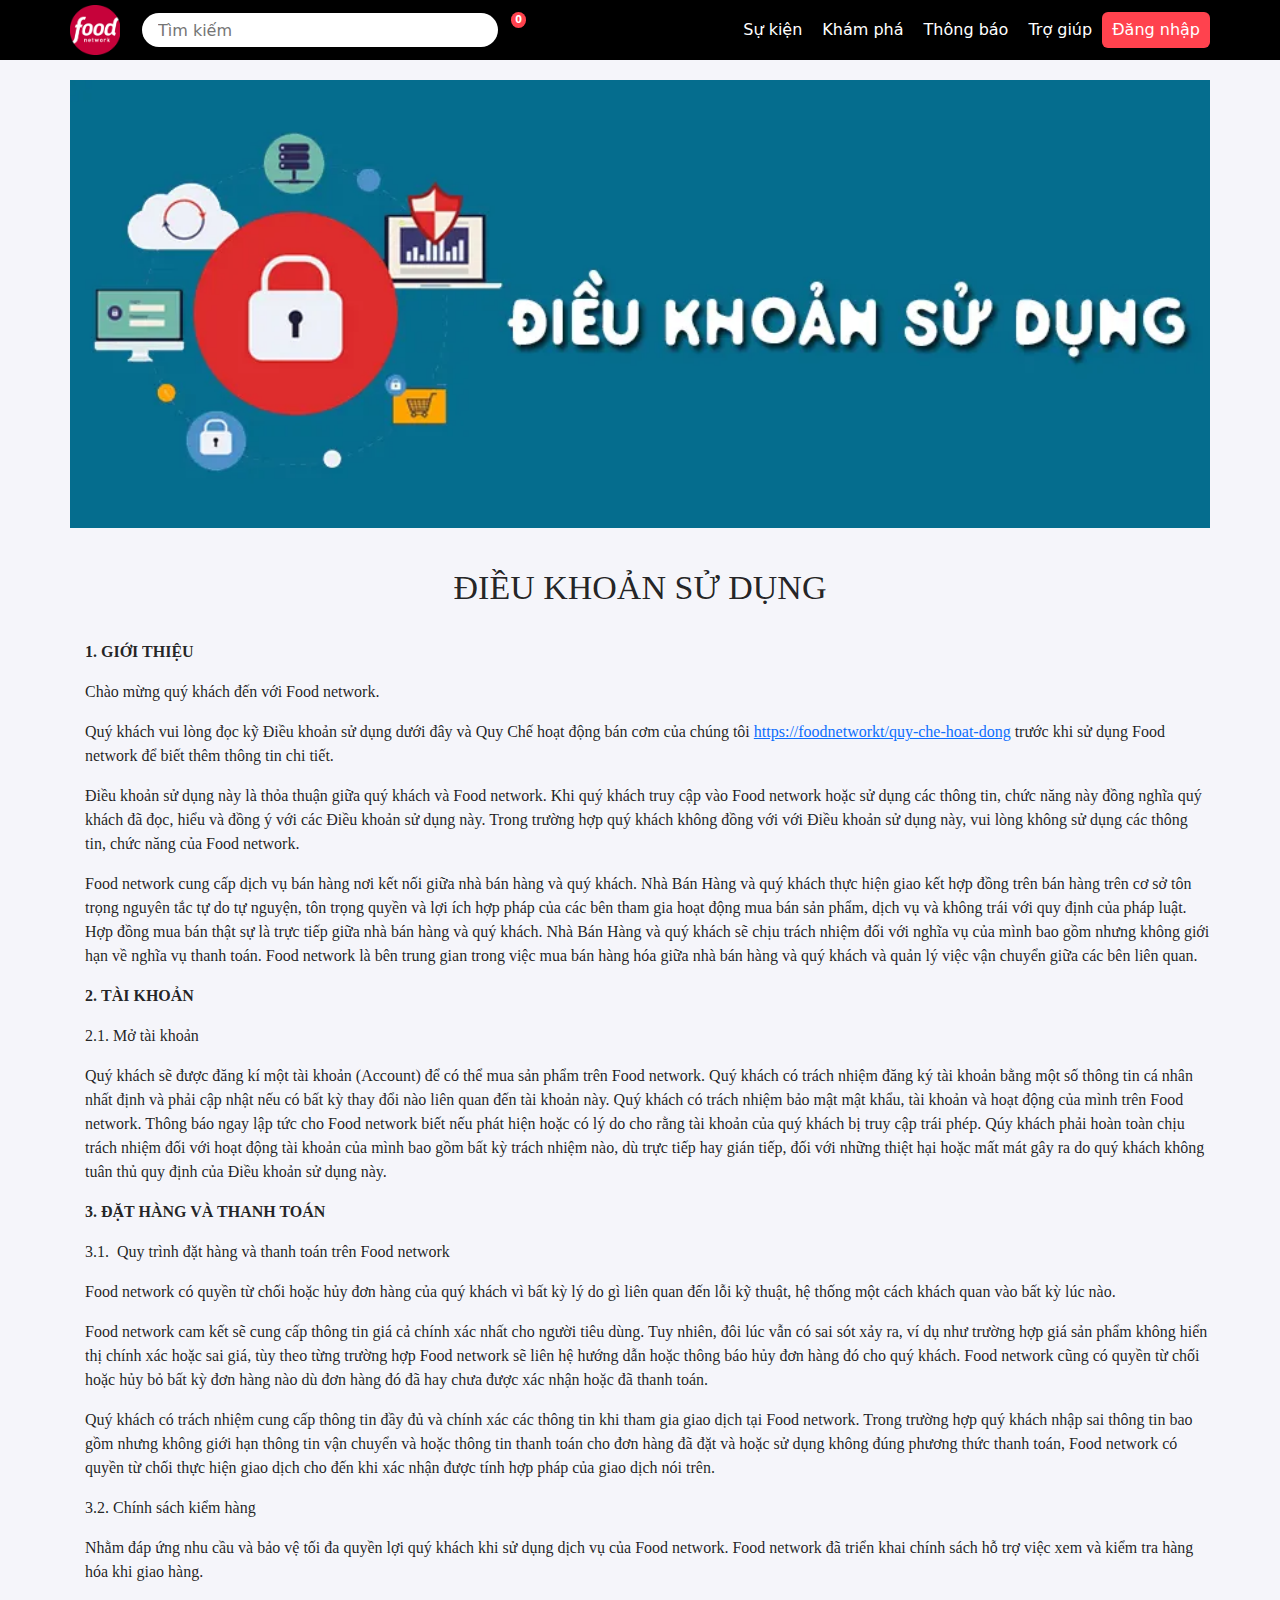
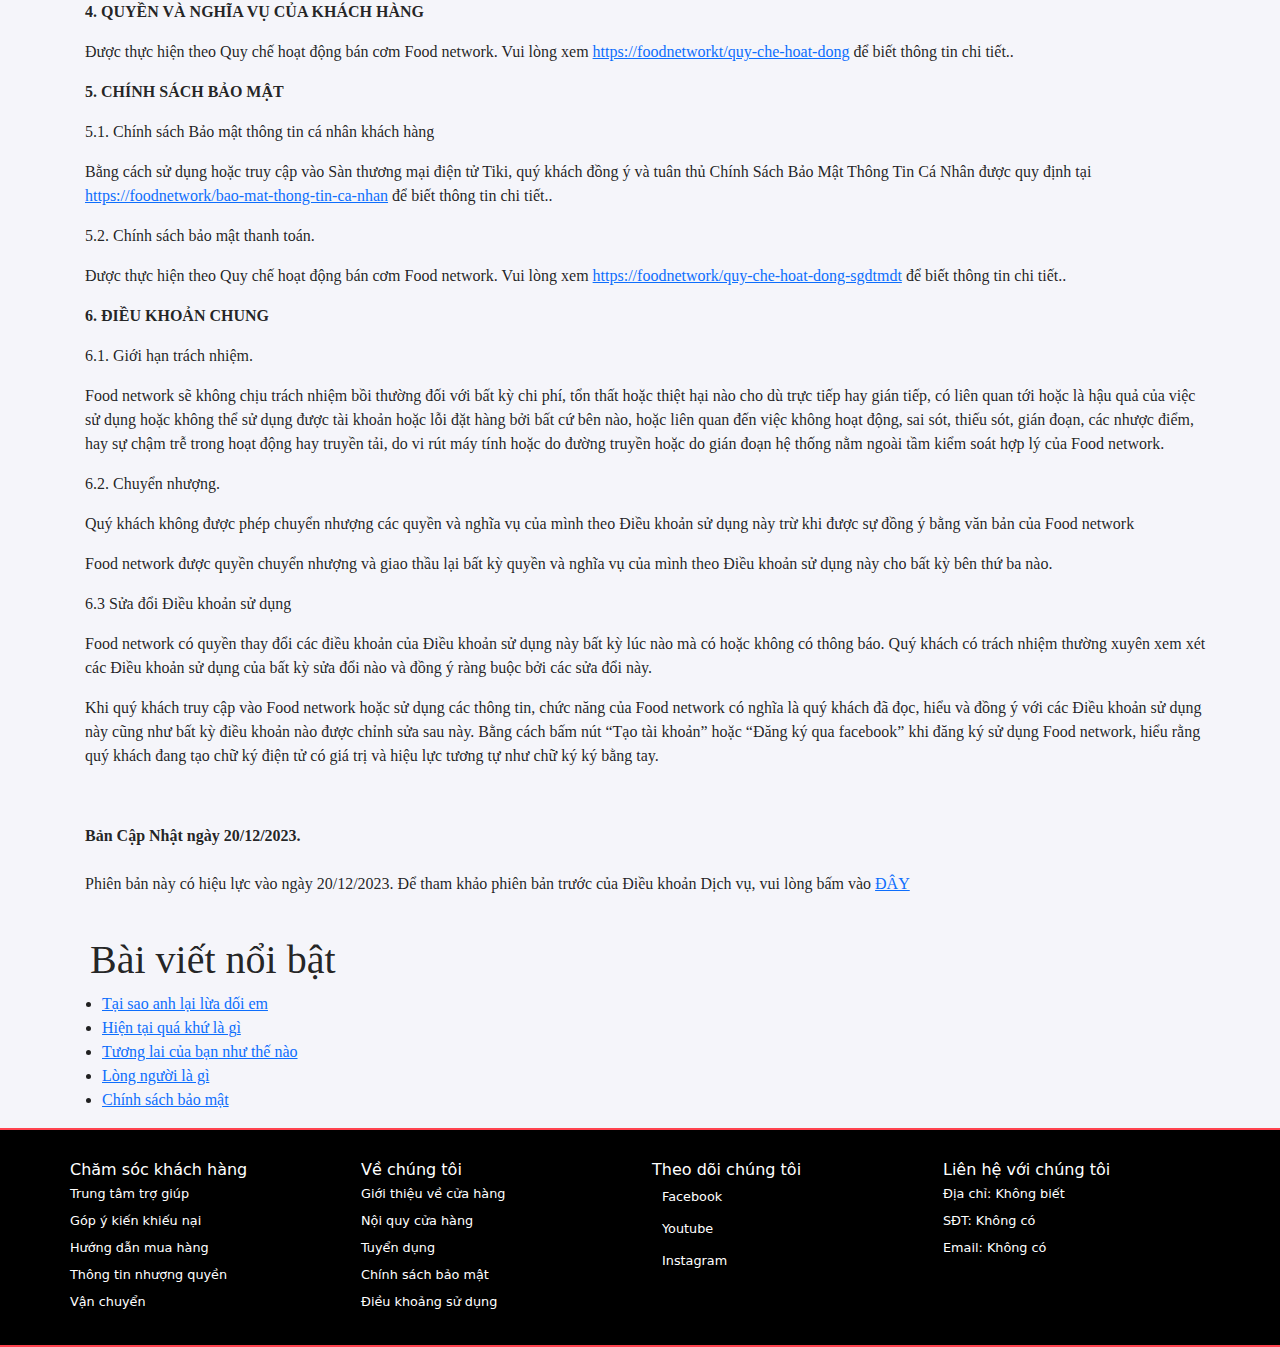
<file: dieukhoansudung.html>
<!DOCTYPE html>
<html lang="en">
  <head>
    <meta charset="UTF-8" />
    <meta name="viewport" content="width=device-width, initial-scale=1.0" />
    <title>Document</title>
    <!-- fontawesome -->
    <link
      rel="stylesheet"
      href="https://cdnjs.cloudflare.com/ajax/libs/font-awesome/6.5.1/css/all.min.css"
      integrity="sha512-DTOQO9RWCH3ppGqcWaEA1BIZOC6xxalwEsw9c2QQeAIftl+Vegovlnee1c9QX4TctnWMn13TZye+giMm8e2LwA=="
      crossorigin="anonymous"
      referrerpolicy="no-referrer"
    />
    <!-- font -->
    <link rel="preconnect" href="https://fonts.googleapis.com" />
    <link rel="preconnect" href="https://fonts.gstatic.com" crossorigin />
    <link
      href="https://fonts.googleapis.com/css2?family=Montserrat:wght@300;400;500;600;700&family=Poppins:wght@400;500;600;700&family=Roboto:wght@300;400;500;700&display=swap"
      rel="stylesheet"
    />
    <!-- style -->
    <link rel="stylesheet" href="bootstrap-5.3.2-dist/css/bootstrap.min.css" />
    <link rel="stylesheet" href="assets/css/style.css" />
    <link rel="stylesheet" href="assets/css/responsive.css" />
    <link rel="stylesheet" href="assets/css/dieukhoansudung.css" />
  </head>
  <body>
    <div id="app">
      <!-- header -->
      <header class="header">
        <!-- nav -->
        <div class="container">
          <nav class="navbar navbar-expand-lg navbar-dark">
            <div class="nav-logo">
              <a href="/"
                ><img src="assets/img/logo.png" alt="" class="nav-logo-item"
              /></a>
            </div>

            <!-- search -->
            <div class="nav-search">
              <input
                class="nav-search-input"
                type="text"
                placeholder="Tìm kiếm"
              />
              <button class="nav-search-btn">
                <i class="fa-solid fa-magnifying-glass"></i>
              </button>
            </div>

            <!-- cart -->
            <div class="nav-cart">
              <a href="/cart.html" class="nav-cart-link">
                <i class="fa-solid fa-cart-shopping"></i>
              </a>
              <span class="quantity-product-cart"></span>

              <div class="msg-add-to-card">
                <i class="fa-solid fa-check-circle"></i>
                <span class="msg-text">Đã thêm 1 sản phẩm vào giỏ hàng</span>
              </div>
            </div>

            <button
              class="navbar-toggler"
              type="button"
              data-bs-toggle="offcanvas"
              data-bs-target="#offcanvasNavbar"
              aria-controls="offcanvasNavbar"
              aria-label="Toggle navigation"
            >
              <span class="navbar-toggler-icon"></span>
            </button>

            <!-- sidebar -->
            <div
              class="sidebar offcanvas offcanvas-start flex-lg-row"
              tabindex="-1"
              id="offcanvasNavbar"
              aria-labelledby="offcanvasNavbarLabel"
            >
              <div class="offcanvas-header text-white border-bottom">
                <h5 class="offcanvas-title" id="offcanvasNavbarLabel">
                  Danh mục
                </h5>
                <button
                  type="button"
                  class="btn-close btn-close-white"
                  data-bs-dismiss="offcanvas"
                  aria-label="Close"
                ></button>
              </div>

              <div class="offcanvas-body">
                <ul class="nav-list">
                  <li class="nav-list-item">
                    <a href="/sukiengiamgia.html" class="nav-item-link"
                      >Sự kiện</a
                    >
                  </li>
                  <li class="nav-list-item">
                    <a href="" class="nav-item-link">Khám phá</a>
                  </li>
                  <li class="nav-list-item">
                    <i class="fa-solid fa-bell"></i>
                    <a href="" class="nav-item-link">Thông báo</a>
                  </li>
                  <li class="nav-list-item">
                    <i class="fa-regular fa-circle-question"></i>
                    <a href="" class="nav-item-link">Trợ giúp</a>
                  </li>
                </ul>

                <a class="nav-login-link" href="/trangdn.html">
                  <button class="nav-login">Đăng nhập</button>
                </a>
              </div>
            </div>
          </nav>
        </div>
      </header>

      <div class="content">
        <div class="container">
          <div class="imagin">
            <img
              src="assets/img/img-detail/dieu-khoan-su-dung-1.webp"
              alt="#"
            />
          </div>
          <div class="article_detail___2DTOA is_pc___3cXET ql-snow">
            <h2 class="title___1AS6L">ĐIỀU KHOẢN SỬ DỤNG</h2>
            <div class="content___1Q8Gm ql-editor pcContent___2eFux">
              <p><strong>1. GIỚI THIỆU</strong></p>
              <p><span>Chào mừng quý khách đến với Food network.</span></p>
              <p>
                <span
                  >Quý khách vui lòng đọc kỹ Điều khoản sử dụng dưới đây và Quy
                  Chế hoạt động bán cơm của chúng tôi
                  <a target="_blank" href="̀#"
                    >https://foodnetworkt/quy-che-hoat-dong</a
                  >
                  trước khi sử dụng Food network để biết thêm thông tin chi
                  tiết.</span
                >
              </p>
              <p>
                <span
                  >Điều khoản sử dụng này là thỏa thuận giữa quý khách và Food
                  network. Khi quý khách truy cập vào Food network hoặc sử dụng
                  các thông tin, chức năng này đồng nghĩa quý khách đã đọc, hiểu
                  và đồng ý với các Điều khoản sử dụng này. Trong trường hợp quý
                  khách không đồng với với Điều khoản sử dụng này, vui lòng
                  không sử dụng các thông tin, chức năng của Food network.</span
                >
              </p>
              <p>
                <span
                  >Food network cung cấp dịch vụ bán hàng nơi kết nối giữa nhà
                  bán hàng và quý khách. Nhà Bán Hàng và quý khách thực hiện
                  giao kết hợp đồng trên bán hàng trên cơ sở tôn trọng nguyên
                  tắc tự do tự nguyện, tôn trọng quyền và lợi ích hợp pháp của
                  các bên tham gia hoạt động mua bán sản phẩm, dịch vụ và không
                  trái với quy định của pháp luật. Hợp đồng mua bán thật sự là
                  trực tiếp giữa nhà bán hàng và quý khách. Nhà Bán Hàng và quý
                  khách sẽ chịu trách nhiệm đối với nghĩa vụ của mình bao gồm
                  nhưng không giới hạn về nghĩa vụ thanh toán. Food network là
                  bên trung gian trong việc mua bán hàng hóa giữa nhà bán hàng
                  và quý khách và quản lý việc vận chuyển giữa các bên liên
                  quan.</span
                >
              </p>
              <p><strong>2.&nbsp;TÀI KHOẢN</strong></p>
              <p><span>2.1.&nbsp;Mở tài khoản</span></p>

              <p>
                <span
                  >Quý khách sẽ được đăng kí một tài khoản (Account) để có thể
                  mua sản phẩm trên Food network. Quý khách có trách nhiệm đăng
                  ký tài khoản bằng một số thông tin cá nhân nhất định và phải
                  cập nhật nếu có bất kỳ thay đổi nào liên quan đến tài khoản
                  này. Quý khách có trách nhiệm bảo mật mật khẩu, tài khoản và
                  hoạt động của mình trên Food network. Thông báo ngay lập tức
                  cho Food network biết nếu phát hiện hoặc có lý do cho rằng tài
                  khoản của quý khách bị truy cập trái phép. Qúy khách phải hoàn
                  toàn chịu trách nhiệm đối với hoạt động tài khoản của mình bao
                  gồm bất kỳ trách nhiệm nào, dù trực tiếp hay gián tiếp, đối
                  với những thiệt hại hoặc mất mát gây ra do quý khách không
                  tuân thủ quy định của Điều khoản sử dụng này.</span
                >
              </p>
              <p><strong>3.&nbsp;ĐẶT HÀNG VÀ THANH TOÁN</strong></p>
              <p>
                <span
                  >3.1.&nbsp; Quy trình đặt hàng và thanh toán trên Food
                  network</span
                >
              </p>
              <p></p>
              <p></p>
              <p>
                Food network có quyền từ chối hoặc hủy đơn hàng của quý khách vì
                bất kỳ lý do gì liên quan đến lỗi kỹ thuật, hệ thống một cách
                khách quan vào bất kỳ lúc nào.
              </p>
              <!-- <p ><strong >3. FOOD NETWORK SẼ THU THẬP NHỮNG DỮ LIỆU GÌ?</strong></p> -->
              <p>
                <span
                  >Food network cam kết sẽ cung cấp thông tin giá cả chính xác
                  nhất cho người tiêu dùng. Tuy nhiên, đôi lúc vẫn có sai sót
                  xảy ra, ví dụ như trường hợp giá sản phẩm không hiển thị chính
                  xác hoặc sai giá, tùy theo từng trường hợp Food network sẽ
                  liên hệ hướng dẫn hoặc thông báo hủy đơn hàng đó cho quý
                  khách. Food network cũng có quyền từ chối hoặc hủy bỏ bất kỳ
                  đơn hàng nào dù đơn hàng đó đã hay chưa được xác nhận hoặc đã
                  thanh toán.</span
                >
              </p>
              <p></p>
              <p>
                <span
                  >Quý khách có trách nhiệm cung cấp thông tin đầy đủ và chính
                  xác các thông tin khi tham gia giao dịch tại Food network.
                  Trong trường hợp quý khách nhập sai thông tin bao gồm nhưng
                  không giới hạn thông tin vận chuyển và hoặc thông tin thanh
                  toán cho đơn hàng đã đặt và hoặc sử dụng không đúng phương
                  thức thanh toán, Food network có quyền từ chối thực hiện giao
                  dịch cho đến khi xác nhận được tính hợp pháp của giao dịch nói
                  trên.
                </span>
              </p>
              <p></p>
              <p><span>3.2.&nbsp;Chính sách kiểm hàng</span></p>
              <p></p>
              <p>
                <span>
                  Nhằm đáp ứng nhu cầu và bảo vệ tối đa quyền lợi quý khách khi
                  sử dụng dịch vụ của Food network. Food network đã triển khai
                  chính sách hỗ trợ việc xem và kiểm tra hàng hóa khi giao
                  hàng.</span
                >
              </p>
              <p><strong>4.&nbsp;QUYỀN VÀ NGHĨA VỤ CỦA KHÁCH HÀNG</strong></p>
              <p>
                <span
                  >Được thực hiện theo Quy chế hoạt động bán cơm Food network.
                  Vui lòng xem
                  <a target="_blank" href="̀#"
                    >https://foodnetworkt/quy-che-hoat-dong</a
                  >
                  để biết thông tin chi tiết..</span
                >
              </p>
              <p><strong>5.&nbsp;CHÍNH SÁCH BẢO MẬT</strong></p>
              <p>
                <span
                  >5.1.&nbsp;Chính sách Bảo mật thông tin cá nhân khách
                  hàng</span
                >
              </p>
              <p></p>
              <p>
                <span
                  >Bằng cách sử dụng hoặc truy cập vào Sàn thương mại điện tử
                  Tiki, quý khách đồng ý và tuân thủ Chính Sách Bảo Mật Thông
                  Tin Cá Nhân được quy định tại
                  <a target="_blank" href="̀#"
                    >https://foodnetwork/bao-mat-thong-tin-ca-nhan</a
                  >
                  để biết thông tin chi tiết..</span
                >
              </p>
              <p><span>5.2.&nbsp;Chính sách bảo mật thanh toán.</span></p>
              <p></p>
              <p>
                <span
                  >Được thực hiện theo Quy chế hoạt động bán cơm Food network.
                  Vui lòng xem
                  <a target="_blank" href="̀#"
                    >https://foodnetwork/quy-che-hoat-dong-sgdtmdt</a
                  >
                  để biết thông tin chi tiết..</span
                >
              </p>
              <p><strong>6.&nbsp;ĐIỀU KHOẢN CHUNG</strong></p>
              <p><span>6.1.&nbsp;Giới hạn trách nhiệm.</span></p>
              <p></p>
              <p>
                <span
                  >Food network sẽ không chịu trách nhiệm bồi thường đối với bất
                  kỳ chi phí, tổn thất hoặc thiệt hại nào cho dù trực tiếp hay
                  gián tiếp, có liên quan tới hoặc là hậu quả của việc sử dụng
                  hoặc không thể sử dụng được tài khoản hoặc lỗi đặt hàng bởi
                  bất cứ bên nào, hoặc liên quan đến việc không hoạt động, sai
                  sót, thiếu sót, gián đoạn, các nhược điểm, hay sự chậm trễ
                  trong hoạt động hay truyền tải, do vi rút máy tính hoặc do
                  đường truyền hoặc do gián đoạn hệ thống nằm ngoài tầm kiểm
                  soát hợp lý của Food network.</span
                >
              </p>
              <p></p>
              <p><span> 6.2.&nbsp;Chuyển nhượng.</span></p>
              <p></p>
              <p>
                <span
                  >Quý khách không được phép chuyển nhượng các quyền và nghĩa vụ
                  của mình theo Điều khoản sử dụng này trừ khi được sự đồng ý
                  bằng văn bản của Food network</span
                >
              </p>
              <p></p>
              <p>
                <span>
                  Food network được quyền chuyển nhượng và giao thầu lại bất kỳ
                  quyền và nghĩa vụ của mình theo Điều khoản sử dụng này cho bất
                  kỳ bên thứ ba nào.</span
                >
              </p>
              <p></p>
              <p><span>6.3&nbsp;Sửa đổi Điều khoản sử dụng</span></p>
              <p></p>
              <p>
                <span
                  >Food network có quyền thay đổi các điều khoản của Điều khoản
                  sử dụng này bất kỳ lúc nào mà có hoặc không có thông báo. Quý
                  khách có trách nhiệm thường xuyên xem xét các Điều khoản sử
                  dụng của bất kỳ sửa đổi nào và đồng ý ràng buộc bởi các sửa
                  đổi này.</span
                >
              </p>
              <p></p>
              <p>
                <span>
                  Khi quý khách truy cập vào Food network hoặc sử dụng các thông
                  tin, chức năng của Food network có nghĩa là quý khách đã đọc,
                  hiểu và đồng ý với các Điều khoản sử dụng này cũng như bất kỳ
                  điều khoản nào được chỉnh sửa sau này. Bằng cách bấm nút “Tạo
                  tài khoản” hoặc “Đăng ký qua facebook” khi đăng ký sử dụng
                  Food network, hiểu rằng quý khách đang tạo chữ ký điện tử có
                  giá trị và hiệu lực tương tự như chữ ký ký bằng tay.</span
                >
              </p>
              <p></p>
              <p><br /></p>
              <p>
                <strong>Bản Cập Nhật ngày 20/12/2023.</strong> <br /><br />
                Phiên bản này có hiệu lực vào ngày 20/12/2023. Để tham khảo
                phiên bản trước của Điều khoản Dịch vụ, vui lòng bấm vào
                <a target="_blank" href="̀#">ĐÂY</a> <br /><br />
              </p>
              <div class="trend">
                <h1
                  class="slds-text-heading--small slds-m-right--xx-small slds-hyphenate"
                >
                  Bài viết nổi bật
                </h1>
                <ul class="slds-grid--vertical slds-wrap slds-has-block-links">
                  <li>
                    <div>
                      <a
                        class="slds-p-vertical_small slds-border_bottom slds-hyphenate"
                        href="#"
                        ><span class="slds-text-body_small slds-show"
                          >Tại sao anh lại lừa dối em</span
                        ></a
                      >
                    </div>
                  </li>
                  <li>
                    <div class="comm-topic-trending-articles__item">
                      <a
                        class="slds-p-vertical_small slds-border_bottom slds-hyphenate"
                        href="#"
                        ><span class="slds-text-body_small slds-show"
                          >Hiện tại quá khứ là gì</span
                        ></a
                      >
                    </div>
                  </li>
                  <li>
                    <div class="comm-topic-trending-articles__item">
                      <a
                        class="slds-p-vertical_small slds-border_bottom slds-hyphenate"
                        href="#"
                        ><span class="slds-text-body_small slds-show"
                          >Tương lai của bạn như thế nào
                        </span></a
                      >
                    </div>
                  </li>
                  <li>
                    <div class="comm-topic-trending-articles__item">
                      <a
                        class="slds-p-vertical_small slds-border_bottom slds-hyphenate"
                        href="#"
                        ><span class="slds-text-body_small slds-show"
                          >Lòng người là gì
                        </span></a
                      >
                    </div>
                  </li>
                  <li>
                    <div class="comm-topic-trending-articles__item">
                      <a
                        class="slds-p-vertical_small slds-border_bottom slds-hyphenate"
                        href="#"
                        ><span class="slds-text-body_small slds-show"
                          >Chính sách bảo mật</span
                        ></a
                      >
                    </div>
                  </li>
                </ul>
              </div>
            </div>
          </div>
        </div>
      </div>

      <!-- footer -->
      <footer class="footer">
        <div class="container">
          <div class="row">
            <div class="col col-sm-6 col-md-4 col-lg-3">
              <h5 class="heading">Chăm sóc khách hàng</h5>
              <ul class="footer-list">
                <li class="footer-item">
                  <a
                    href="/pagehelp.html"
                    class="footer-item-link"
                    target="_blank"
                    >Trung tâm trợ giúp</a
                  >
                </li>
                <li class="footer-item">
                  <a
                    href="/gopykhieunai.html"
                    class="footer-item-link"
                    target="_blank"
                    >Góp ý kiến khiếu nại</a
                  >
                </li>
                <li class="footer-item">
                  <a
                    href="/huongdanmuahang.html"
                    class="footer-item-link"
                    target="_blank"
                    >Hướng dẫn mua hàng</a
                  >
                </li>
                <li class="footer-item">
                  <a
                    href="thongtinnhuongquyen.html"
                    class="footer-item-link"
                    target="_blank"
                    >Thông tin nhượng quyền</a
                  >
                </li>
                <li class="footer-item">
                  <a href="" class="footer-item-link">Vận chuyển</a>
                </li>
              </ul>
            </div>
            <div class="col col-sm-6 col-md-4 col-lg-3">
              <h5 class="heading">Về chúng tôi</h5>
              <ul class="footer-list">
                <li class="footer-item">
                  <a
                    href="/gioithieu.html"
                    class="footer-item-link"
                    target="_blank"
                    >Giới thiệu về cửa hàng</a
                  >
                </li>
                <li class="footer-item">
                  <a
                    href="/noiquycuahang.html"
                    class="footer-item-link"
                    target="_blank"
                    >Nội quy cửa hàng</a
                  >
                </li>
                <li class="footer-item">
                  <a
                    href="/tuyendungnv.html"
                    class="footer-item-link"
                    target="_blank"
                    >Tuyển dụng</a
                  >
                </li>
                <li class="footer-item">
                  <a
                    href="/chinhsachbaomat.html"
                    class="footer-item-link"
                    target="_blank"
                    >Chính sách bảo mật</a
                  >
                </li>
                <li class="footer-item">
                  <a
                    href="/dieukhoansudung.html"
                    class="footer-item-link"
                    target="_blank"
                    >Điều khoảng sử dụng</a
                  >
                </li>
              </ul>
            </div>
            <div class="col col-sm-6 col-md-4 col-lg-3">
              <h5 class="heading">Theo dõi chúng tôi</h5>
              <ul class="footer-list">
                <li class="footer-item">
                  <a href="" class="footer-item-link">
                    <i class="fa-brands fa-facebook"></i>
                    Facebook
                  </a>
                </li>
                <li class="footer-item">
                  <a href="" class="footer-item-link">
                    <i class="fa-brands fa-youtube"></i>
                    Youtube
                  </a>
                </li>
                <li class="footer-item">
                  <a href="" class="footer-item-link">
                    <i class="fa-brands fa-instagram"></i>
                    Instagram
                  </a>
                </li>
              </ul>
            </div>
            <div class="col col-sm-6 col-md-4 col-lg-3">
              <h5 class="heading">Liên hệ với chúng tôi</h5>
              <ul class="footer-list">
                <li class="footer-item">Địa chỉ: Không biết</li>
                <li class="footer-item">SĐT: Không có</li>
                <li class="footer-item">Email: Không có</li>
              </ul>
            </div>
          </div>
        </div>
      </footer>
    </div>
    <!-- js boostrap -->
    <script src="bootstrap-5.3.2-dist/js/bootstrap.bundle.js"></script>
    <script type="module" src="assets/js/common.js"></script>
  </body>
</html>
</file>
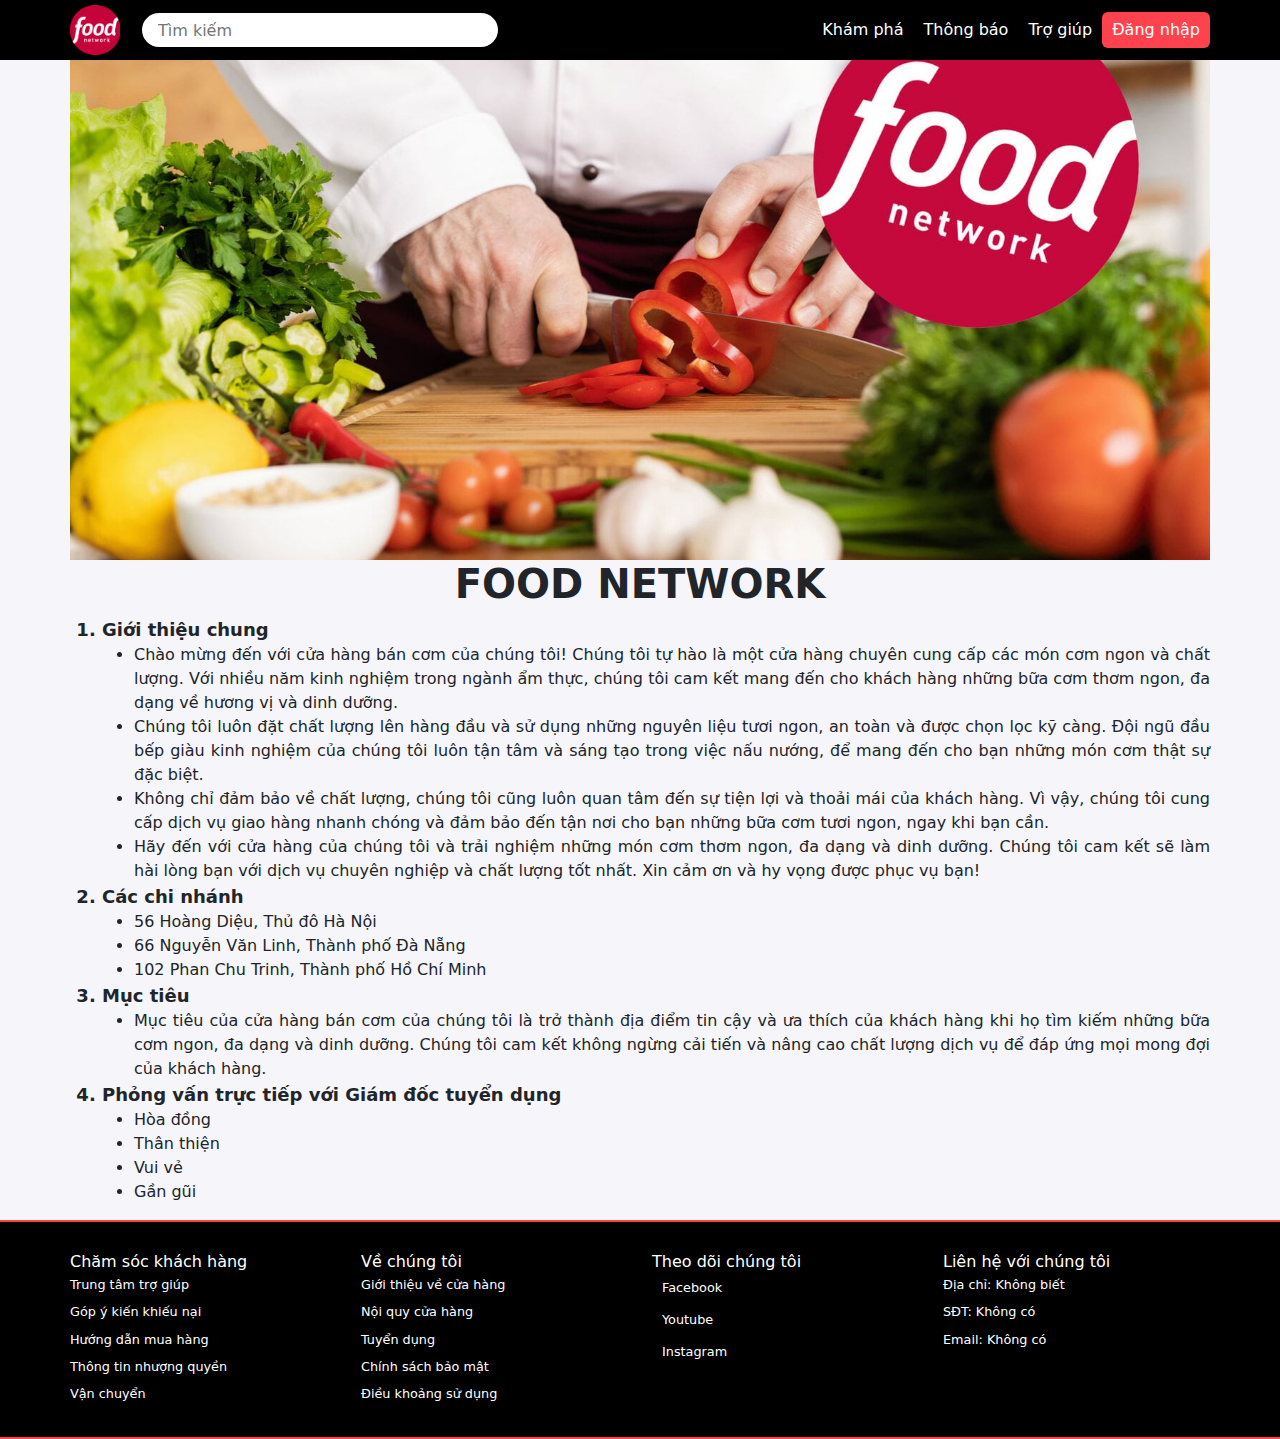
<file: gioithieu.html>
<!DOCTYPE html>
<html lang="en">
  <head>
    <meta charset="UTF-8" />
    <meta name="viewport" content="width=device-width, initial-scale=1.0" />
    <title>Document</title>
    <!-- fontawesome -->
    <link
      rel="stylesheet"
      href="https://cdnjs.cloudflare.com/ajax/libs/font-awesome/6.5.1/css/all.min.css"
      integrity="sha512-DTOQO9RWCH3ppGqcWaEA1BIZOC6xxalwEsw9c2QQeAIftl+Vegovlnee1c9QX4TctnWMn13TZye+giMm8e2LwA=="
      crossorigin="anonymous"
      referrerpolicy="no-referrer"
    />
    <!-- font -->
    <link rel="preconnect" href="https://fonts.googleapis.com" />
    <link rel="preconnect" href="https://fonts.gstatic.com" crossorigin />
    <link
      href="https://fonts.googleapis.com/css2?family=Montserrat:wght@300;400;500;600;700&family=Poppins:wght@400;500;600;700&family=Roboto:wght@300;400;500;700&display=swap"
      rel="stylesheet"
    />
    <!-- style -->
    <link rel="stylesheet" href="bootstrap-5.3.2-dist/css/bootstrap.min.css" />
    <link rel="stylesheet" href="assets/css/style.css" />
    <link rel="stylesheet" href="assets/css/responsive.css" />
    <link rel="stylesheet" href="assets/css/nhap2.css" />
  </head>
  <body>
    <div>
      <header class="header">
        <!-- nav -->
        <div class="container">
          <nav class="navbar navbar-expand-lg navbar-dark">
            <div class="nav-logo">
              <img
                src="../../assets/img/logo.png"
                alt=""
                class="nav-logo-item"
              />
            </div>

            <!-- search -->
            <div class="nav-search">
              <input
                class="nav-search-input"
                type="text"
                placeholder="Tìm kiếm"
              />
              <button class="nav-search-btn">
                <i class="fa-solid fa-magnifying-glass"></i>
              </button>
            </div>

            <!-- cart -->
            <div class="nav-cart">
              <a href="" class="nav-cart-link">
                <i class="fa-solid fa-cart-shopping"></i>
              </a>
            </div>

            <button
              class="navbar-toggler"
              type="button"
              data-bs-toggle="offcanvas"
              data-bs-target="#offcanvasNavbar"
              aria-controls="offcanvasNavbar"
              aria-label="Toggle navigation"
            >
              <span class="navbar-toggler-icon"></span>
            </button>

            <!-- sidebar -->
            <div
              class="sidebar offcanvas offcanvas-start flex-lg-row"
              tabindex="-1"
              id="offcanvasNavbar"
              aria-labelledby="offcanvasNavbarLabel"
            >
              <div class="offcanvas-header text-white border-bottom">
                <h5 class="offcanvas-title" id="offcanvasNavbarLabel">
                  Danh mục
                </h5>
                <button
                  type="button"
                  class="btn-close btn-close-white"
                  data-bs-dismiss="offcanvas"
                  aria-label="Close"
                ></button>
              </div>

              <div class="offcanvas-body">
                <ul class="nav-list">
                  <li class="nav-list-item">
                    <a href="index.html" class="nav-item-link">Khám phá</a>
                  </li>
                  <li class="nav-list-item">
                    <i class="fa-solid fa-bell"></i>
                    <a href="" class="nav-item-link">Thông báo</a>
                  </li>
                  <li class="nav-list-item">
                    <i class="fa-regular fa-circle-question"></i>
                    <a href="" class="nav-item-link">Trợ giúp</a>
                  </li>
                </ul>

                <a class="nav-login-link" href="/">
                  <button class="nav-login">Đăng nhập</button>
                </a>
              </div>
            </div>
          </nav>
        </div>
      </header>
      <div class="content">
        <div class="container">
          <div class="img-1">
            <img src="./assets/img/gioithieu.jpg" alt="" />
          </div>
          <h1 class="heading-nv">FOOD NETWORK</h1>
          <ul class="content-decimal">
            <li>
              Giới thiệu chung
              <ul class="content-disc">
                <li>
                  Chào mừng đến với cửa hàng bán cơm của chúng tôi! Chúng tôi tự
                  hào là một cửa hàng chuyên cung cấp các món cơm ngon và chất
                  lượng. Với nhiều năm kinh nghiệm trong ngành ẩm thực, chúng
                  tôi cam kết mang đến cho khách hàng những bữa cơm thơm ngon,
                  đa dạng về hương vị và dinh dưỡng.
                </li>
                <li>
                  Chúng tôi luôn đặt chất lượng lên hàng đầu và sử dụng những
                  nguyên liệu tươi ngon, an toàn và được chọn lọc kỹ càng. Đội
                  ngũ đầu bếp giàu kinh nghiệm của chúng tôi luôn tận tâm và
                  sáng tạo trong việc nấu nướng, để mang đến cho bạn những món
                  cơm thật sự đặc biệt.
                </li>
                <li>
                  Không chỉ đảm bảo về chất lượng, chúng tôi cũng luôn quan tâm
                  đến sự tiện lợi và thoải mái của khách hàng. Vì vậy, chúng tôi
                  cung cấp dịch vụ giao hàng nhanh chóng và đảm bảo đến tận nơi
                  cho bạn những bữa cơm tươi ngon, ngay khi bạn cần.
                </li>
                <li>
                  Hãy đến với cửa hàng của chúng tôi và trải nghiệm những món
                  cơm thơm ngon, đa dạng và dinh dưỡng. Chúng tôi cam kết sẽ làm
                  hài lòng bạn với dịch vụ chuyên nghiệp và chất lượng tốt nhất.
                  Xin cảm ơn và hy vọng được phục vụ bạn!
                </li>
              </ul>
            </li>
            <li>
              Các chi nhánh
              <ul class="content-disc">
                <li>56 Hoàng Diệu, Thủ đô Hà Nội</li>
                <li>66 Nguyễn Văn Linh, Thành phố Đà Nẵng</li>
                <li>102 Phan Chu Trinh, Thành phố Hồ Chí Minh</li>
              </ul>
            </li>
            <li>
              Mục tiêu
              <ul class="content-disc">
                <li>
                  Mục tiêu của cửa hàng bán cơm của chúng tôi là trở thành địa
                  điểm tin cậy và ưa thích của khách hàng khi họ tìm kiếm những
                  bữa cơm ngon, đa dạng và dinh dưỡng. Chúng tôi cam kết không
                  ngừng cải tiến và nâng cao chất lượng dịch vụ để đáp ứng mọi
                  mong đợi của khách hàng.
                </li>
              </ul>
            </li>
            <li>
              Phỏng vấn trực tiếp với Giám đốc tuyển dụng
              <ul class="content-disc">
                <li>Hòa đồng</li>
                <li>Thân thiện</li>
                <li>Vui vẻ</li>
                <li>Gần gũi</li>
              </ul>
            </li>
          </ul>
        </div>
      </div>
      <!-- footer -->
      <footer class="footer">
        <div class="container">
          <div class="row">
            <div class="col col-sm-6 col-md-4 col-lg-3">
              <h5 class="heading">Chăm sóc khách hàng</h5>
              <ul class="footer-list">
                <li class="footer-item">
                  <a
                    href="/pagehelp.html"
                    class="footer-item-link"
                    target="_blank"
                    >Trung tâm trợ giúp</a
                  >
                </li>
                <li class="footer-item">
                  <a
                    href="/gopykhieunai.html"
                    class="footer-item-link"
                    target="_blank"
                    >Góp ý kiến khiếu nại</a
                  >
                </li>
                <li class="footer-item">
                  <a
                    href="/huongdanmuahang.html"
                    class="footer-item-link"
                    target="_blank"
                    >Hướng dẫn mua hàng</a
                  >
                </li>
                <li class="footer-item">
                  <a
                    href="thongtinnhuongquyen.html"
                    class="footer-item-link"
                    target="_blank"
                    >Thông tin nhượng quyền</a
                  >
                </li>
                <li class="footer-item">
                  <a href="" class="footer-item-link">Vận chuyển</a>
                </li>
              </ul>
            </div>
            <div class="col col-sm-6 col-md-4 col-lg-3">
              <h5 class="heading">Về chúng tôi</h5>
              <ul class="footer-list">
                <li class="footer-item">
                  <a
                    href="/gioithieu.html"
                    class="footer-item-link"
                    target="_blank"
                    >Giới thiệu về cửa hàng</a
                  >
                </li>
                <li class="footer-item">
                  <a
                    href="/noiquycuahang.html"
                    class="footer-item-link"
                    target="_blank"
                    >Nội quy cửa hàng</a
                  >
                </li>
                <li class="footer-item">
                  <a
                    href="/tuyendungnv.html"
                    class="footer-item-link"
                    target="_blank"
                    >Tuyển dụng</a
                  >
                </li>
                <li class="footer-item">
                  <a
                    href="/chinhsachbaomat.html"
                    class="footer-item-link"
                    target="_blank"
                    >Chính sách bảo mật</a
                  >
                </li>
                <li class="footer-item">
                  <a
                    href="/dieukhoansudung.html"
                    class="footer-item-link"
                    target="_blank"
                    >Điều khoảng sử dụng</a
                  >
                </li>
              </ul>
            </div>
            <div class="col col-sm-6 col-md-4 col-lg-3">
              <h5 class="heading">Theo dõi chúng tôi</h5>
              <ul class="footer-list">
                <li class="footer-item">
                  <a href="" class="footer-item-link">
                    <i class="fa-brands fa-facebook"></i>
                    Facebook
                  </a>
                </li>
                <li class="footer-item">
                  <a href="" class="footer-item-link">
                    <i class="fa-brands fa-youtube"></i>
                    Youtube
                  </a>
                </li>
                <li class="footer-item">
                  <a href="" class="footer-item-link">
                    <i class="fa-brands fa-instagram"></i>
                    Instagram
                  </a>
                </li>
              </ul>
            </div>
            <div class="col col-sm-6 col-md-4 col-lg-3">
              <h5 class="heading">Liên hệ với chúng tôi</h5>
              <ul class="footer-list">
                <li class="footer-item">Địa chỉ: Không biết</li>
                <li class="footer-item">SĐT: Không có</li>
                <li class="footer-item">Email: Không có</li>
              </ul>
            </div>
          </div>
        </div>
      </footer>
    </div>
    <script src="bootstrap-5.3.2-dist/js/bootstrap.bundle.js"></script>
    <script type="module" src="assets/js/common.js"></script>
  </body>
</html>
</file>
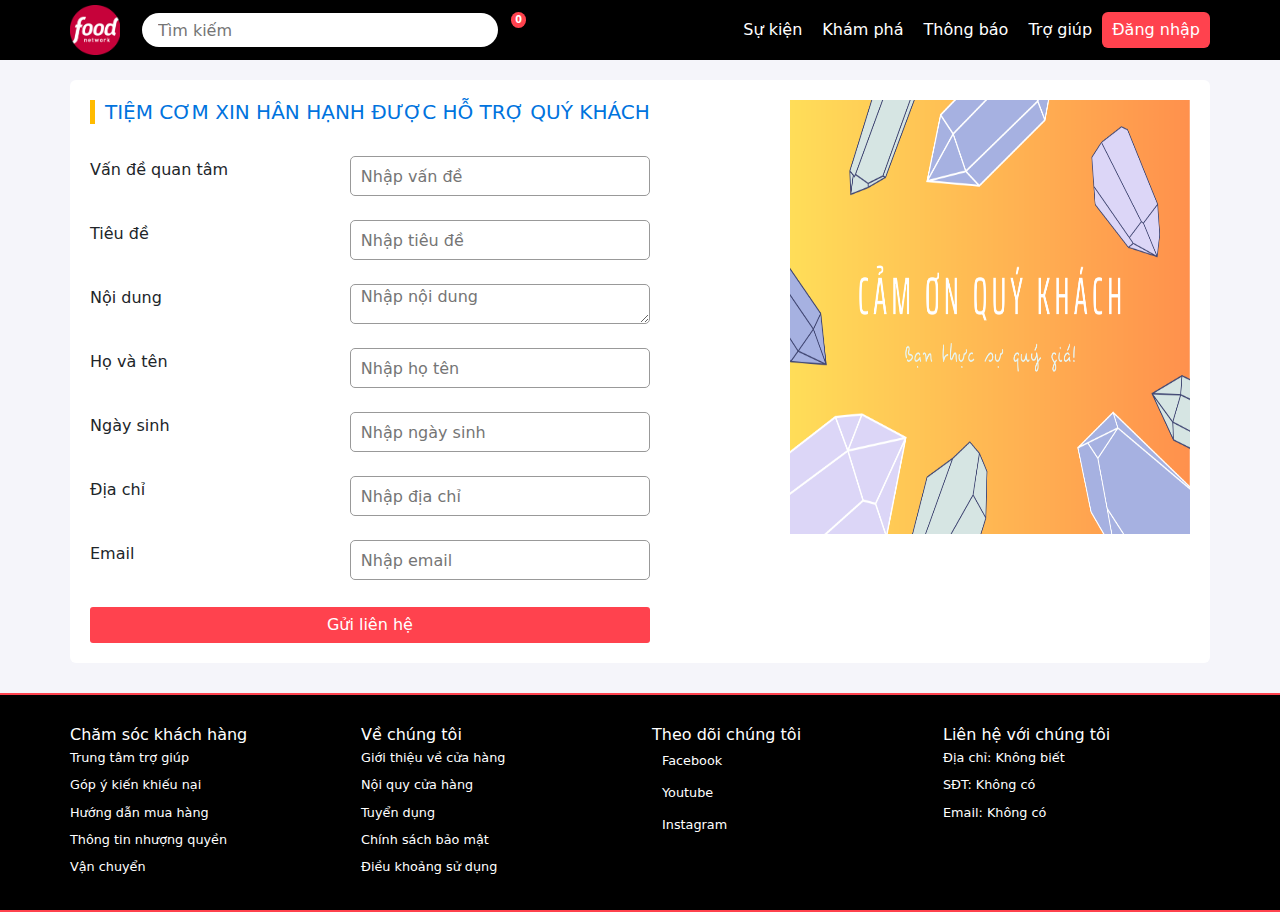
<file: gopykhieunai.html>
<!DOCTYPE html>
<html lang="en">
  <head>
    <meta charset="UTF-8" />
    <meta name="viewport" content="width=device-width, initial-scale=1.0" />
    <title>Document</title>
    <!-- fontawesome -->
    <link
      rel="stylesheet"
      href="https://cdnjs.cloudflare.com/ajax/libs/font-awesome/6.5.1/css/all.min.css"
      integrity="sha512-DTOQO9RWCH3ppGqcWaEA1BIZOC6xxalwEsw9c2QQeAIftl+Vegovlnee1c9QX4TctnWMn13TZye+giMm8e2LwA=="
      crossorigin="anonymous"
      referrerpolicy="no-referrer"
    />
    <!-- font -->
    <link rel="preconnect" href="https://fonts.googleapis.com" />
    <link rel="preconnect" href="https://fonts.gstatic.com" crossorigin />
    <link
      href="https://fonts.googleapis.com/css2?family=Montserrat:wght@300;400;500;600;700&family=Poppins:wght@400;500;600;700&family=Roboto:wght@300;400;500;700&display=swap"
      rel="stylesheet"
    />
    <!-- style -->
    <link
      rel="stylesheet"
      href="../bootstrap-5.3.2-dist/css/bootstrap.min.css"
    />
    <link rel="stylesheet" href="assets/css/style.css" />
    <link rel="stylesheet" href="assets/css/gopykieunai.css" />
    <link rel="stylesheet" href="assets/css/responsive.css" />
  </head>
  <body>
    <div id="app">
      <!-- header -->
      <header class="header">
        <!-- nav -->
        <div class="container">
          <nav class="navbar navbar-expand-lg navbar-dark">
            <div class="nav-logo">
              <a href="/"
                ><img src="assets/img/logo.png" alt="" class="nav-logo-item"
              /></a>
            </div>

            <!-- search -->
            <div class="nav-search">
              <input
                class="nav-search-input"
                type="text"
                placeholder="Tìm kiếm"
              />
              <button class="nav-search-btn">
                <i class="fa-solid fa-magnifying-glass"></i>
              </button>
            </div>

            <!-- cart -->
            <div class="nav-cart">
              <a href="/cart.html" class="nav-cart-link">
                <i class="fa-solid fa-cart-shopping"></i>
              </a>
              <span class="quantity-product-cart"></span>

              <div class="msg-add-to-card">
                <i class="fa-solid fa-check-circle"></i>
                <span class="msg-text">Đã thêm 1 sản phẩm vào giỏ hàng</span>
              </div>
            </div>

            <button
              class="navbar-toggler"
              type="button"
              data-bs-toggle="offcanvas"
              data-bs-target="#offcanvasNavbar"
              aria-controls="offcanvasNavbar"
              aria-label="Toggle navigation"
            >
              <span class="navbar-toggler-icon"></span>
            </button>

            <!-- sidebar -->
            <div
              class="sidebar offcanvas offcanvas-start flex-lg-row"
              tabindex="-1"
              id="offcanvasNavbar"
              aria-labelledby="offcanvasNavbarLabel"
            >
              <div class="offcanvas-header text-white border-bottom">
                <h5 class="offcanvas-title" id="offcanvasNavbarLabel">
                  Danh mục
                </h5>
                <button
                  type="button"
                  class="btn-close btn-close-white"
                  data-bs-dismiss="offcanvas"
                  aria-label="Close"
                ></button>
              </div>

              <div class="offcanvas-body">
                <ul class="nav-list">
                  <li class="nav-list-item">
                    <a href="/sukiengiamgia.html" class="nav-item-link"
                      >Sự kiện</a
                    >
                  </li>
                  <li class="nav-list-item">
                    <a href="" class="nav-item-link">Khám phá</a>
                  </li>
                  <li class="nav-list-item">
                    <i class="fa-solid fa-bell"></i>
                    <a href="" class="nav-item-link">Thông báo</a>
                  </li>
                  <li class="nav-list-item">
                    <i class="fa-regular fa-circle-question"></i>
                    <a href="" class="nav-item-link">Trợ giúp</a>
                  </li>
                </ul>

                <a class="nav-login-link" href="/trangdn.html">
                  <button class="nav-login">Đăng nhập</button>
                </a>
              </div>
            </div>
          </nav>
        </div>
      </header>

      <div class="content">
        <div class="container">
          <div class="content-container-item1">
            <form action="">
              <h2 class="heading-feedback">
                TIỆM CƠM XIN HÂN HẠNH ĐƯỢC HỖ TRỢ QUÝ KHÁCH
              </h2>
              <div class="contrainer-item-dd">
                <p class="tieude">Vấn đề quan tâm</p>
                <input
                  type="text"
                  class="inputform"
                  placeholder="Nhập vấn đề"
                />
              </div>
              <div class="contrainer-item-dd">
                <p class="tieude">Tiêu đề</p>
                <input
                  type="text"
                  class="inputform"
                  placeholder="Nhập tiêu đề"
                />
              </div>
              <div class="contrainer-item-dd">
                <p class="tieude">Nội dung</p>
                <textarea
                  class="inputform"
                  name=""
                  id=""
                  cols="30"
                  rows="10"
                  placeholder="Nhập nội dung"
                ></textarea>
              </div>
              <div class="contrainer-item-dd">
                <p class="tieude">Họ và tên</p>
                <input
                  type="text"
                  class="inputform"
                  placeholder="Nhập họ tên"
                />
              </div>
              <div class="contrainer-item-dd">
                <p class="tieude">Ngày sinh</p>
                <input
                  type="text"
                  class="inputform"
                  placeholder="Nhập ngày sinh"
                />
              </div>
              <div class="contrainer-item-dd">
                <p class="tieude">Địa chỉ</p>
                <input
                  type="text"
                  class="inputform"
                  placeholder="Nhập địa chỉ"
                />
              </div>
              <div class="contrainer-item-dd">
                <p class="tieude">Email</p>
                <input type="text" class="inputform" placeholder="Nhập email" />
              </div>

              <div class="btn-item">
                <button class="btn-glh">Gửi liên hệ</button>
              </div>
            </form>
            <div class="content-container-item2">
              <img
                src="assets/img/img-gopy/thucamon.png"
                alt=""
                class="imgitem img-fluid"
              />
            </div>
          </div>
        </div>
      </div>

      <!-- footer -->
      <footer class="footer">
        <div class="container">
          <div class="row">
            <div class="col col-sm-6 col-md-4 col-lg-3">
              <h5 class="heading">Chăm sóc khách hàng</h5>
              <ul class="footer-list">
                <li class="footer-item">
                  <a
                    href="/pagehelp.html"
                    class="footer-item-link"
                    target="_blank"
                    >Trung tâm trợ giúp</a
                  >
                </li>
                <li class="footer-item">
                  <a
                    href="/gopykhieunai.html"
                    class="footer-item-link"
                    target="_blank"
                    >Góp ý kiến khiếu nại</a
                  >
                </li>
                <li class="footer-item">
                  <a
                    href="/huongdanmuahang.html"
                    class="footer-item-link"
                    target="_blank"
                    >Hướng dẫn mua hàng</a
                  >
                </li>
                <li class="footer-item">
                  <a
                    href="thongtinnhuongquyen.html"
                    class="footer-item-link"
                    target="_blank"
                    >Thông tin nhượng quyền</a
                  >
                </li>
                <li class="footer-item">
                  <a href="" class="footer-item-link">Vận chuyển</a>
                </li>
              </ul>
            </div>
            <div class="col col-sm-6 col-md-4 col-lg-3">
              <h5 class="heading">Về chúng tôi</h5>
              <ul class="footer-list">
                <li class="footer-item">
                  <a
                    href="/gioithieu.html"
                    class="footer-item-link"
                    target="_blank"
                    >Giới thiệu về cửa hàng</a
                  >
                </li>
                <li class="footer-item">
                  <a
                    href="/noiquycuahang.html"
                    class="footer-item-link"
                    target="_blank"
                    >Nội quy cửa hàng</a
                  >
                </li>
                <li class="footer-item">
                  <a
                    href="/tuyendungnv.html"
                    class="footer-item-link"
                    target="_blank"
                    >Tuyển dụng</a
                  >
                </li>
                <li class="footer-item">
                  <a
                    href="/chinhsachbaomat.html"
                    class="footer-item-link"
                    target="_blank"
                    >Chính sách bảo mật</a
                  >
                </li>
                <li class="footer-item">
                  <a
                    href="/dieukhoansudung.html"
                    class="footer-item-link"
                    target="_blank"
                    >Điều khoảng sử dụng</a
                  >
                </li>
              </ul>
            </div>
            <div class="col col-sm-6 col-md-4 col-lg-3">
              <h5 class="heading">Theo dõi chúng tôi</h5>
              <ul class="footer-list">
                <li class="footer-item">
                  <a href="" class="footer-item-link">
                    <i class="fa-brands fa-facebook"></i>
                    Facebook
                  </a>
                </li>
                <li class="footer-item">
                  <a href="" class="footer-item-link">
                    <i class="fa-brands fa-youtube"></i>
                    Youtube
                  </a>
                </li>
                <li class="footer-item">
                  <a href="" class="footer-item-link">
                    <i class="fa-brands fa-instagram"></i>
                    Instagram
                  </a>
                </li>
              </ul>
            </div>
            <div class="col col-sm-6 col-md-4 col-lg-3">
              <h5 class="heading">Liên hệ với chúng tôi</h5>
              <ul class="footer-list">
                <li class="footer-item">Địa chỉ: Không biết</li>
                <li class="footer-item">SĐT: Không có</li>
                <li class="footer-item">Email: Không có</li>
              </ul>
            </div>
          </div>
        </div>
      </footer>
    </div>
    <!-- js boostrap -->
    <script src="../bootstrap-5.3.2-dist/js/bootstrap.bundle.js"></script>
    <script type="module" src="assets/js/common.js"></script>
  </body>
</html>
</file>
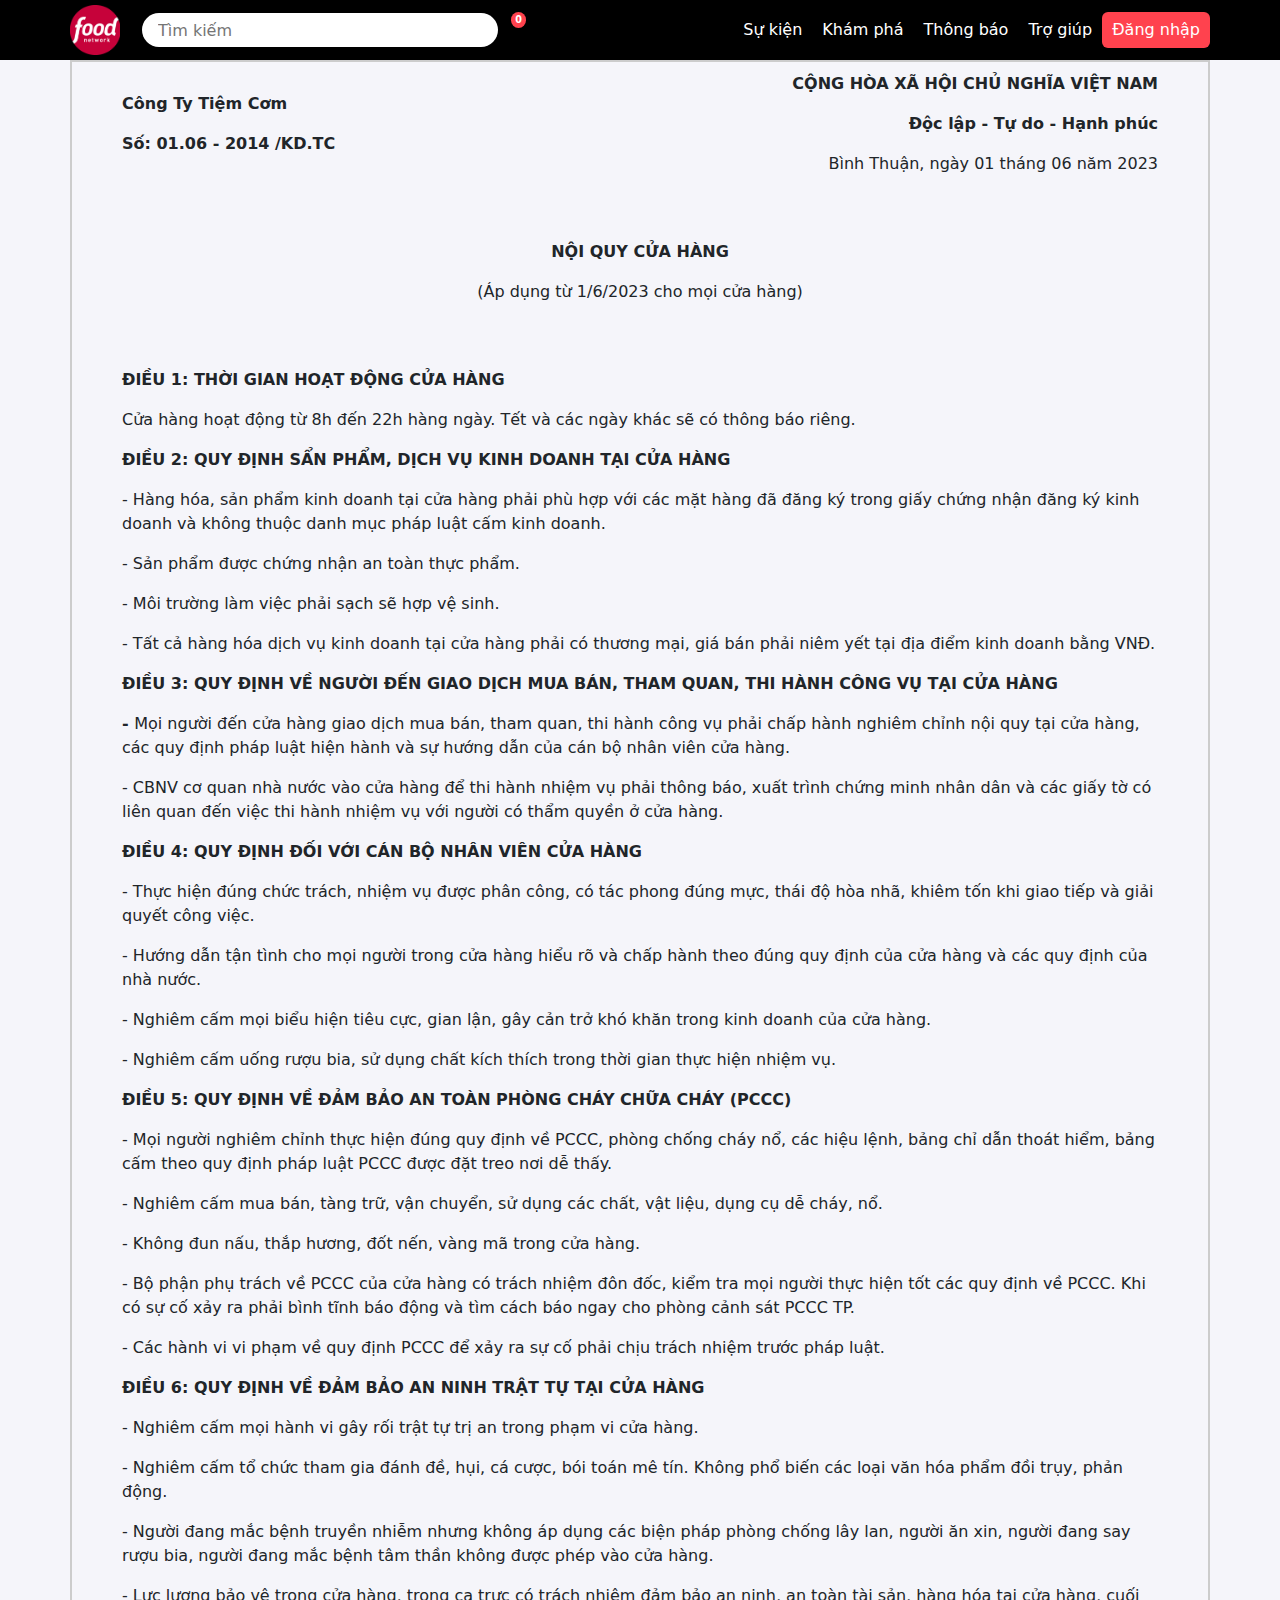
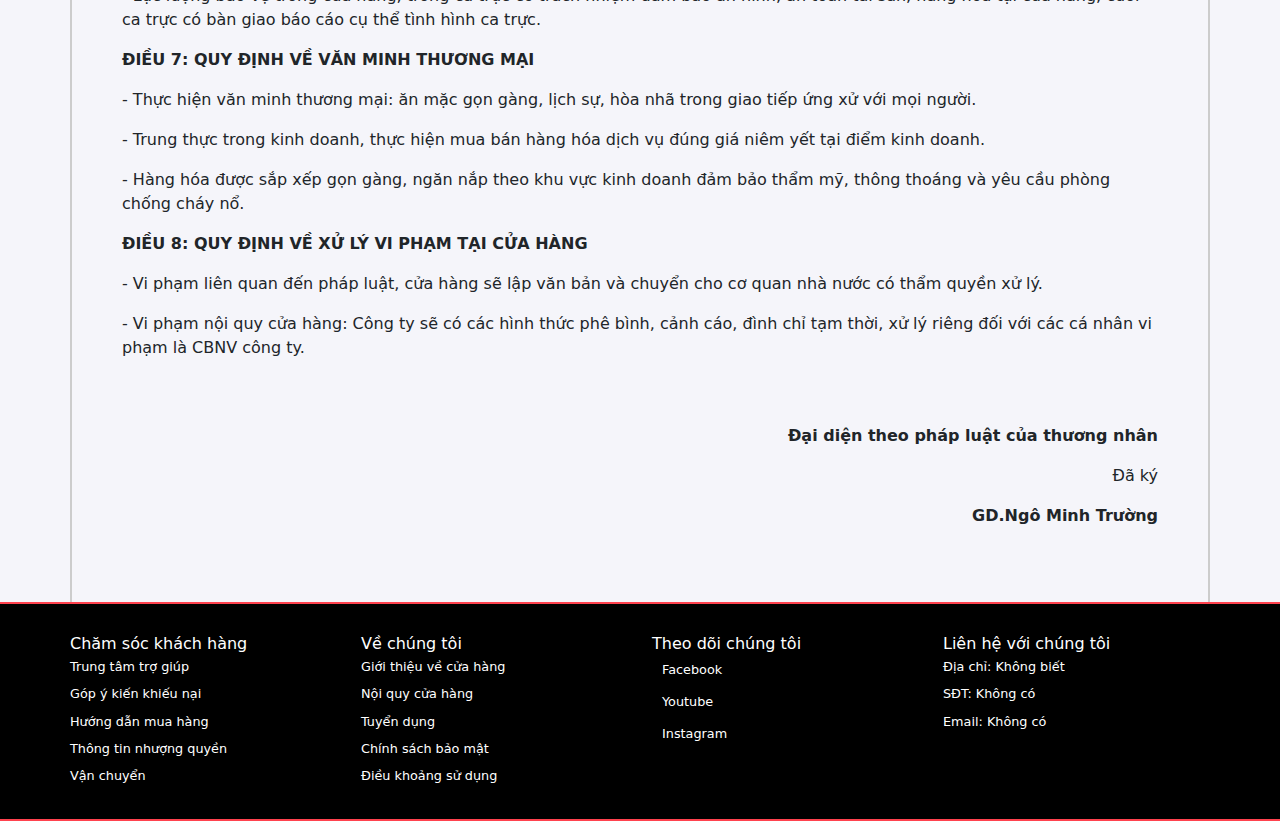
<file: noiquycuahang.html>
<!DOCTYPE html>
<html lang="en">
  <head>
    <meta charset="UTF-8" />
    <meta name="viewport" content="width=device-width, initial-scale=1.0" />
    <title>Document</title>
    <!-- fontawesome -->
    <link
      rel="stylesheet"
      href="https://cdnjs.cloudflare.com/ajax/libs/font-awesome/6.5.1/css/all.min.css"
      integrity="sha512-DTOQO9RWCH3ppGqcWaEA1BIZOC6xxalwEsw9c2QQeAIftl+Vegovlnee1c9QX4TctnWMn13TZye+giMm8e2LwA=="
      crossorigin="anonymous"
      referrerpolicy="no-referrer"
    />
    <!-- font -->
    <link rel="preconnect" href="https://fonts.googleapis.com" />
    <link rel="preconnect" href="https://fonts.gstatic.com" crossorigin />
    <link
      href="https://fonts.googleapis.com/css2?family=Montserrat:wght@300;400;500;600;700&family=Poppins:wght@400;500;600;700&family=Roboto:wght@300;400;500;700&display=swap"
      rel="stylesheet"
    />
    <!-- style -->
    <link
      rel="stylesheet"
      href="../bootstrap-5.3.2-dist/css/bootstrap.min.css"
    />
    <link rel="stylesheet" href="../../assets/css/style.css" />
    <link rel="stylesheet" href="../../assets/css/responsive.css" />
  </head>
  <body>
    <div id="app">
      <!-- header -->
      <header class="header">
        <!-- nav -->
        <div class="container">
          <nav class="navbar navbar-expand-lg navbar-dark">
            <div class="nav-logo">
              <a href="/"
                ><img src="assets/img/logo.png" alt="" class="nav-logo-item"
              /></a>
            </div>

            <!-- search -->
            <div class="nav-search">
              <input
                class="nav-search-input"
                type="text"
                placeholder="Tìm kiếm"
              />
              <button class="nav-search-btn">
                <i class="fa-solid fa-magnifying-glass"></i>
              </button>
            </div>

            <!-- cart -->
            <div class="nav-cart">
              <a href="/cart.html" class="nav-cart-link">
                <i class="fa-solid fa-cart-shopping"></i>
              </a>
              <span class="quantity-product-cart"></span>

              <div class="msg-add-to-card">
                <i class="fa-solid fa-check-circle"></i>
                <span class="msg-text">Đã thêm 1 sản phẩm vào giỏ hàng</span>
              </div>
            </div>

            <button
              class="navbar-toggler"
              type="button"
              data-bs-toggle="offcanvas"
              data-bs-target="#offcanvasNavbar"
              aria-controls="offcanvasNavbar"
              aria-label="Toggle navigation"
            >
              <span class="navbar-toggler-icon"></span>
            </button>

            <!-- sidebar -->
            <div
              class="sidebar offcanvas offcanvas-start flex-lg-row"
              tabindex="-1"
              id="offcanvasNavbar"
              aria-labelledby="offcanvasNavbarLabel"
            >
              <div class="offcanvas-header text-white border-bottom">
                <h5 class="offcanvas-title" id="offcanvasNavbarLabel">
                  Danh mục
                </h5>
                <button
                  type="button"
                  class="btn-close btn-close-white"
                  data-bs-dismiss="offcanvas"
                  aria-label="Close"
                ></button>
              </div>

              <div class="offcanvas-body">
                <ul class="nav-list">
                  <li class="nav-list-item">
                    <a href="/sukiengiamgia.html" class="nav-item-link"
                      >Sự kiện</a
                    >
                  </li>
                  <li class="nav-list-item">
                    <a href="" class="nav-item-link">Khám phá</a>
                  </li>
                  <li class="nav-list-item">
                    <i class="fa-solid fa-bell"></i>
                    <a href="" class="nav-item-link">Thông báo</a>
                  </li>
                  <li class="nav-list-item">
                    <i class="fa-regular fa-circle-question"></i>
                    <a href="" class="nav-item-link">Trợ giúp</a>
                  </li>
                </ul>

                <a class="nav-login-link" href="/trangdn.html">
                  <button class="nav-login">Đăng nhập</button>
                </a>
              </div>
            </div>
          </nav>
        </div>
      </header>

      <div class="content">
        <div class="container">
          <div class="noiquycuahang">
            <div>
              <table class="hdnq">
                <tbody>
                  <tr>
                    <td>
                      <p><strong>Công Ty Tiệm Cơm </strong></p>

                      <p><strong>Số: 01.06 - 2014 /KD.TC</strong></p>
                    </td>
                    <td class="rightnq">
                      <p><strong>CỘNG HÒA XÃ HỘI CHỦ NGHĨA VIỆT NAM</strong></p>

                      <p><strong>Độc lập - Tự do - Hạnh phúc</strong></p>

                      <p>Bình Thuận, ngày 01 tháng 06 năm 2023</p>
                    </td>
                  </tr>
                </tbody>
              </table>

              <div class="nqcenter">
                <br />
                <br />

                <p><strong>NỘI QUY CỬA HÀNG</strong></p>

                <p>(Áp dụng từ 1/6/2023 cho mọi cửa hàng)</p>
                <br />
                <br />
              </div>

              <p><strong>ĐIỀU 1: THỜI GIAN HOẠT ĐỘNG CỬA HÀNG</strong></p>

              <p>
                Cửa hàng hoạt động từ 8h đến 22h hàng ngày. Tết và các ngày khác
                sẽ có thông báo riêng.
              </p>

              <p>
                <strong
                  >ĐIỀU 2: QUY ĐỊNH SẨN PHẨM, DỊCH VỤ KINH DOANH TẠI CỬA
                  HÀNG</strong
                >
              </p>

              <p>
                -&nbsp;Hàng hóa, sản phẩm kinh doanh tại cửa hàng phải phù hợp
                với các mặt hàng đã đăng ký trong giấy chứng nhận đăng ký kinh
                doanh và không thuộc danh mục pháp luật cấm kinh doanh.
              </p>

              <p>- Sản phẩm được chứng nhận an toàn thực phẩm.</p>

              <p>- Môi trường làm việc phải sạch sẽ hợp vệ sinh.</p>

              <p>
                - Tất cả hàng hóa dịch vụ kinh doanh tại cửa hàng phải có thương
                mại, giá bán phải niêm yết tại địa điểm kinh doanh bằng VNĐ.
              </p>

              <p>
                <strong
                  >ĐIỀU 3: QUY ĐỊNH VỀ NGƯỜI ĐẾN GIAO DỊCH MUA BÁN, THAM QUAN,
                  THI HÀNH CÔNG VỤ TẠI CỬA HÀNG</strong
                >
              </p>

              <p>
                <strong>-&nbsp;</strong>Mọi người đến cửa hàng giao dịch mua
                bán, tham quan, thi hành công vụ phải chấp hành nghiêm chỉnh nội
                quy tại cửa hàng, các quy định pháp luật hiện hành và sự hướng
                dẫn của cán bộ nhân viên cửa hàng.
              </p>

              <p>
                - CBNV cơ quan nhà nước vào cửa hàng để thi hành nhiệm vụ phải
                thông báo, xuất trình chứng minh nhân dân và các giấy tờ có liên
                quan đến việc thi hành nhiệm vụ với người có thẩm quyền ở cửa
                hàng.
              </p>

              <p>
                <strong
                  >ĐIỀU 4: QUY ĐỊNH ĐỐI VỚI CÁN BỘ NHÂN VIÊN CỬA HÀNG</strong
                >
              </p>

              <p>
                - Thực hiện đúng chức trách, nhiệm vụ được phân công, có tác
                phong đúng mực, thái độ hòa nhã, khiêm tốn khi giao tiếp và giải
                quyết công việc.
              </p>

              <p>
                - Hướng dẫn tận tình cho mọi người trong cửa hàng hiểu rõ và
                chấp hành theo đúng quy định của cửa hàng và các quy định của
                nhà nước.
              </p>

              <p>
                - Nghiêm cấm mọi biểu hiện tiêu cực, gian lận, gây cản trở khó
                khăn trong kinh doanh của cửa hàng.
              </p>

              <p>
                - Nghiêm cấm uống rượu bia, sử dụng chất kích thích trong thời
                gian thực hiện nhiệm vụ.
              </p>

              <p>
                <strong
                  >ĐIỀU 5: QUY ĐỊNH VỀ ĐẢM BẢO AN TOÀN PHÒNG CHÁY CHỮA CHÁY
                  (PCCC)</strong
                >
              </p>

              <p>
                - Mọi người nghiêm chỉnh thực hiện đúng quy định về PCCC, phòng
                chống cháy nổ, các hiệu lệnh, bảng chỉ dẫn thoát hiểm, bảng cấm
                theo quy định pháp luật PCCC được đặt treo nơi dễ thấy.
              </p>

              <p>
                - Nghiêm cấm mua bán, tàng trữ, vận chuyển, sử dụng các chất,
                vật liệu, dụng cụ dễ cháy, nổ.
              </p>

              <p>
                - Không đun nấu, thắp hương, đốt nến, vàng mã trong cửa hàng.
              </p>

              <p>
                - Bộ phận phụ trách về PCCC của cửa hàng có trách nhiệm đôn đốc,
                kiểm tra mọi người thực hiện tốt các quy định về PCCC. Khi có sự
                cố xảy ra phải bình tĩnh báo động và tìm cách báo ngay cho phòng
                cảnh sát PCCC TP.
              </p>

              <p>
                - Các hành vi vi phạm về quy định PCCC để xảy ra sự cố phải chịu
                trách nhiệm trước pháp luật.
              </p>

              <p>
                <strong
                  >ĐIỀU 6: QUY ĐỊNH VỀ ĐẢM BẢO AN NINH TRẬT TỰ TẠI CỬA
                  HÀNG</strong
                >
              </p>

              <p>
                - Nghiêm cấm mọi hành vi gây rối trật tự trị an trong phạm vi
                cửa hàng.
              </p>

              <p>
                - Nghiêm cấm tổ chức tham gia đánh đề, hụi, cá cược, bói toán mê
                tín. Không phổ biến các loại văn hóa phẩm đồi trụy, phản động.
              </p>

              <p>
                - Người đang mắc bệnh truyền nhiễm nhưng không áp dụng các biện
                pháp phòng chống lây lan, người ăn xin, người đang say rượu bia,
                người đang mắc bệnh tâm thần không được phép vào cửa hàng.
              </p>

              <p>
                - Lực lượng bảo vệ trong cửa hàng, trong ca trực có trách nhiệm
                đảm bảo an ninh, an toàn tài sản, hàng hóa tại cửa hàng, cuối ca
                trực có bàn giao báo cáo cụ thể tình hình ca trực.
              </p>

              <p><strong>ĐIỀU 7: QUY ĐỊNH VỀ VĂN MINH THƯƠNG MẠI</strong></p>

              <p>
                - Thực hiện văn minh thương mại: ăn mặc gọn gàng, lịch sự, hòa
                nhã trong giao tiếp ứng xử với mọi người.
              </p>

              <p>
                - Trung thực trong kinh doanh, thực hiện mua bán hàng hóa dịch
                vụ đúng giá niêm yết tại điểm kinh doanh.
              </p>

              <p>
                - Hàng hóa được sắp xếp gọn gàng, ngăn nắp theo khu vực kinh
                doanh đảm bảo thẩm mỹ, thông thoáng và yêu cầu phòng chống cháy
                nổ.
              </p>

              <p>
                <strong>ĐIỀU 8: QUY ĐỊNH VỀ XỬ LÝ VI PHẠM TẠI CỬA HÀNG</strong>
              </p>

              <p>
                - Vi phạm liên quan đến pháp luật, cửa hàng sẽ lập văn bản và
                chuyển cho cơ quan nhà nước có thẩm quyền xử lý.
              </p>

              <p>
                - Vi phạm nội quy cửa hàng: Công ty sẽ có các hình thức phê
                bình, cảnh cáo, đình chỉ tạm thời, xử lý riêng đối với các cá
                nhân vi phạm là CBNV công ty.
              </p>

              <div class="rightnq">
                <br />
                <br />

                <p><strong> Đại diện theo pháp luật của thương nhân</strong></p>

                <p>Đã ký</p>
                <p><strong>GD.Ngô Minh Trường</strong></p>
                <br />
                <br />
              </div>
            </div>
          </div>
        </div>
      </div>
      <!-- footer -->
      <footer class="footer">
        <div class="container">
          <div class="row">
            <div class="col col-sm-6 col-md-4 col-lg-3">
              <h5 class="heading">Chăm sóc khách hàng</h5>
              <ul class="footer-list">
                <li class="footer-item">
                  <a
                    href="/pagehelp.html"
                    class="footer-item-link"
                    target="_blank"
                    >Trung tâm trợ giúp</a
                  >
                </li>
                <li class="footer-item">
                  <a
                    href="/gopykhieunai.html"
                    class="footer-item-link"
                    target="_blank"
                    >Góp ý kiến khiếu nại</a
                  >
                </li>
                <li class="footer-item">
                  <a
                    href="/huongdanmuahang.html"
                    class="footer-item-link"
                    target="_blank"
                    >Hướng dẫn mua hàng</a
                  >
                </li>
                <li class="footer-item">
                  <a
                    href="thongtinnhuongquyen.html"
                    class="footer-item-link"
                    target="_blank"
                    >Thông tin nhượng quyền</a
                  >
                </li>
                <li class="footer-item">
                  <a href="" class="footer-item-link">Vận chuyển</a>
                </li>
              </ul>
            </div>
            <div class="col col-sm-6 col-md-4 col-lg-3">
              <h5 class="heading">Về chúng tôi</h5>
              <ul class="footer-list">
                <li class="footer-item">
                  <a
                    href="/gioithieu.html"
                    class="footer-item-link"
                    target="_blank"
                    >Giới thiệu về cửa hàng</a
                  >
                </li>
                <li class="footer-item">
                  <a
                    href="/noiquycuahang.html"
                    class="footer-item-link"
                    target="_blank"
                    >Nội quy cửa hàng</a
                  >
                </li>
                <li class="footer-item">
                  <a
                    href="/tuyendungnv.html"
                    class="footer-item-link"
                    target="_blank"
                    >Tuyển dụng</a
                  >
                </li>
                <li class="footer-item">
                  <a
                    href="/chinhsachbaomat.html"
                    class="footer-item-link"
                    target="_blank"
                    >Chính sách bảo mật</a
                  >
                </li>
                <li class="footer-item">
                  <a
                    href="/dieukhoansudung.html"
                    class="footer-item-link"
                    target="_blank"
                    >Điều khoảng sử dụng</a
                  >
                </li>
              </ul>
            </div>
            <div class="col col-sm-6 col-md-4 col-lg-3">
              <h5 class="heading">Theo dõi chúng tôi</h5>
              <ul class="footer-list">
                <li class="footer-item">
                  <a href="" class="footer-item-link">
                    <i class="fa-brands fa-facebook"></i>
                    Facebook
                  </a>
                </li>
                <li class="footer-item">
                  <a href="" class="footer-item-link">
                    <i class="fa-brands fa-youtube"></i>
                    Youtube
                  </a>
                </li>
                <li class="footer-item">
                  <a href="" class="footer-item-link">
                    <i class="fa-brands fa-instagram"></i>
                    Instagram
                  </a>
                </li>
              </ul>
            </div>
            <div class="col col-sm-6 col-md-4 col-lg-3">
              <h5 class="heading">Liên hệ với chúng tôi</h5>
              <ul class="footer-list">
                <li class="footer-item">Địa chỉ: Không biết</li>
                <li class="footer-item">SĐT: Không có</li>
                <li class="footer-item">Email: Không có</li>
              </ul>
            </div>
          </div>
        </div>
      </footer>
    </div>
    <!-- js boostrap -->
    <script src="../bootstrap-5.3.2-dist/js/bootstrap.bundle.js"></script>
    <script type="module" src="assets/js/common.js"></script>
  </body>
</html>
</file>
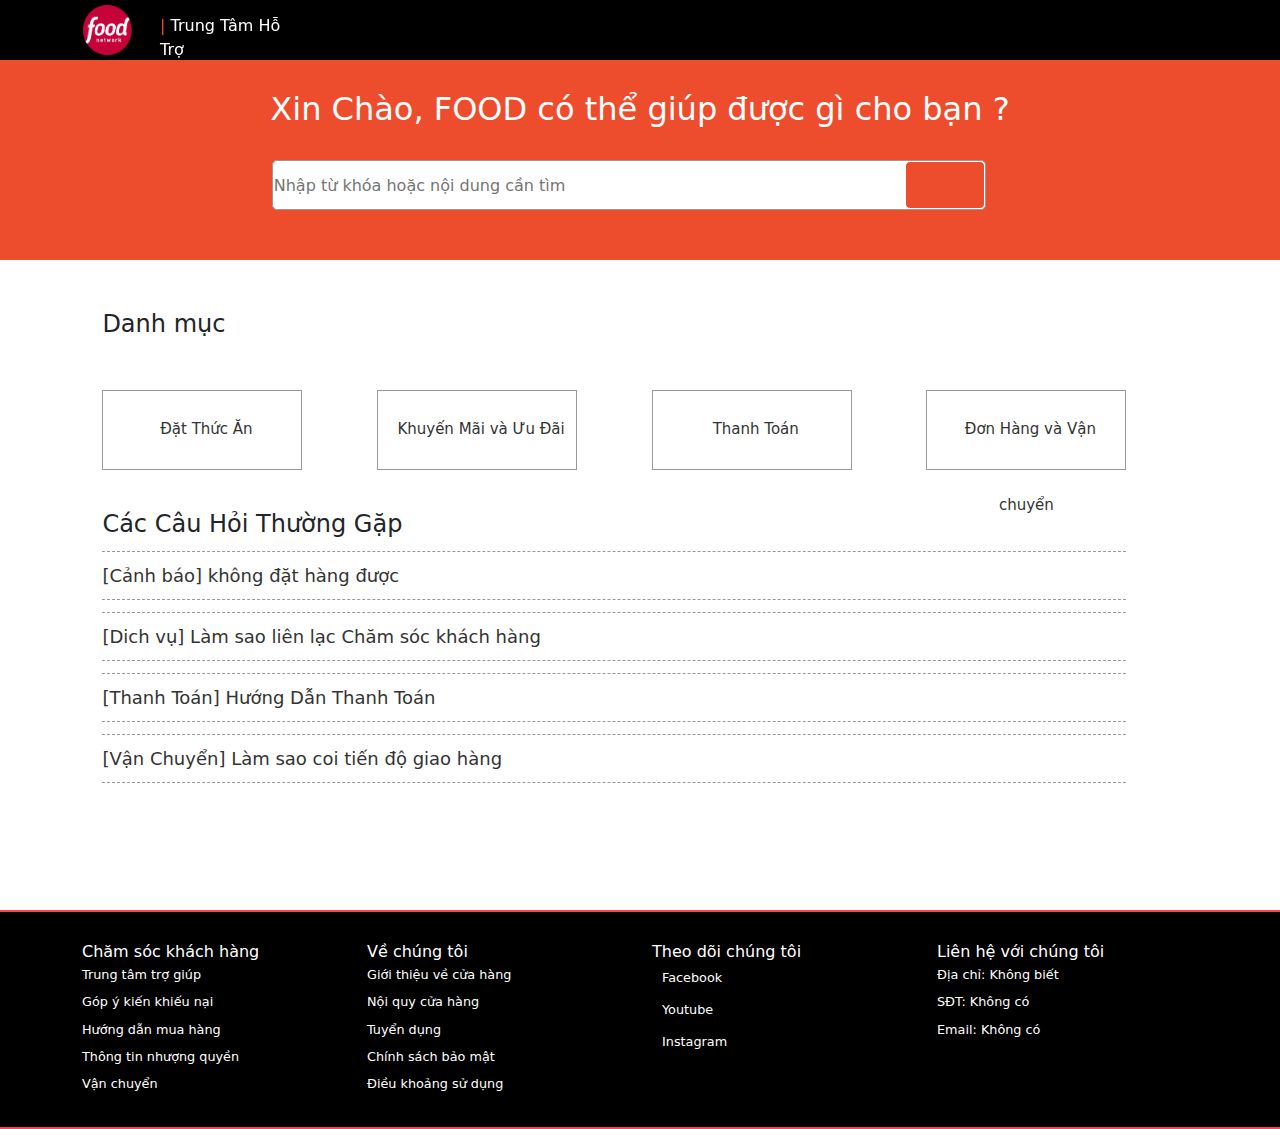
<file: pagehelp.html>
<!DOCTYPE html>
<html lang="en">
  <head>
    <meta charset="UTF-8" />
    <meta name="viewport" content="width=device-width, initial-scale=1.0" />
    <link rel="stylesheet" href="/assets/css/style.css" />
    <link rel="stylesheet" href="bootstrap-5.3.2-dist/css/bootstrap.min.css" />
    <link rel="stylesheet" href="assets/css/help.css" />
    <link rel="stylesheet" href="assets/css/responsive.css" />
    <link
      rel="stylesheet"
      href="https://cdnjs.cloudflare.com/ajax/libs/font-awesome/6.5.1/css/all.min.css"
      integrity="sha512-DTOQO9RWCH3ppGqcWaEA1BIZOC6xxalwEsw9c2QQeAIftl+Vegovlnee1c9QX4TctnWMn13TZye+giMm8e2LwA=="
      crossorigin="anonymous"
      referrerpolicy="no-referrer"
    />
    <title>Document</title>
  </head>
  <body>
    <header class="header">
      <div class="container">
        <div class="header-help">
          <img src="assets/img/logo.png" alt="" class="img-help" />
          <span class="help-document">| <a href="">Trung Tâm Hỗ Trợ</a></span>
        </div>
      </div>
    </header>
    <section class="content">
      <div class="help">
        <div class="header-help-container">
          <div class="container">
            <div class="help-h2">
              <h2 class="help-postion">
                Xin Chào, FOOD có thể giúp được gì cho bạn ?
              </h2>
            </div>
            <div class="search">
              <div class="search-item">
                <div class="search-item-input">
                  <input
                    type="text"
                    class="help-search"
                    placeholder="Nhập từ khóa hoặc nội dung cần tìm"
                  />
                </div>
                <div class="search-item-icon">
                  <button class="icon-search">
                    <i class="fa-solid fa-magnifying-glass"></i>
                  </button>
                </div>
              </div>
            </div>
          </div>
        </div>
        <div class="help-content">
          <div class="help-content-section">
            <h4 class="help-danhmuc">Danh mục</h4>
            <div class="help-category">
              <a href=""
                ><div class="helpp-category-item">
                  <i class="fa-solid fa-shop help-logo"></i>Đặt Thức Ăn
                </div></a
              >
              <a href=""
                ><div class="helpp-category-item">
                  <i class="fa-solid fa-tag help-logo"></i>Khuyến Mãi và Ưu Đãi
                </div></a
              >
              <a href=""
                ><div class="helpp-category-item">
                  <i class="fa-regular fa-money-bill-1 help-logo"></i>Thanh Toán
                </div></a
              >
              <a href=""
                ><div class="helpp-category-item">
                  <i class="fa-solid fa-truck help-logo"></i>Đơn Hàng và Vận
                  chuyển
                </div></a
              >
            </div>
          </div>
          <div class="help-ask">
            <h4>Các Câu Hỏi Thường Gặp</h4>
            <a href=""
              ><div class="help-ask-item">
                [Cảnh báo] không đặt hàng được
              </div></a
            >
            <a href=""
              ><div class="help-ask-item">
                [Dich vụ] Làm sao liên lạc Chăm sóc khách hàng
              </div></a
            >
            <a href=""
              ><div class="help-ask-item">
                [Thanh Toán] Hướng Dẫn Thanh Toán
              </div></a
            >
            <a href=""
              ><div class="help-ask-item">
                [Vận Chuyển] Làm sao coi tiến độ giao hàng
              </div></a
            >
          </div>
        </div>
      </div>
    </section>
    <footer class="footer">
      <div class="container">
        <div class="row">
          <div class="col col-sm-6 col-md-4 col-lg-3">
            <h5 class="heading">Chăm sóc khách hàng</h5>
            <ul class="footer-list">
              <li class="footer-item">
                <a
                  href="/pagehelp.html"
                  class="footer-item-link"
                  target="_blank"
                  >Trung tâm trợ giúp</a
                >
              </li>
              <li class="footer-item">
                <a
                  href="/gopykhieunai.html"
                  class="footer-item-link"
                  target="_blank"
                  >Góp ý kiến khiếu nại</a
                >
              </li>
              <li class="footer-item">
                <a
                  href="/huongdanmuahang.html"
                  class="footer-item-link"
                  target="_blank"
                  >Hướng dẫn mua hàng</a
                >
              </li>
              <li class="footer-item">
                <a
                  href="thongtinnhuongquyen.html"
                  class="footer-item-link"
                  target="_blank"
                  >Thông tin nhượng quyền</a
                >
              </li>
              <li class="footer-item">
                <a href="" class="footer-item-link">Vận chuyển</a>
              </li>
            </ul>
          </div>
          <div class="col col-sm-6 col-md-4 col-lg-3">
            <h5 class="heading">Về chúng tôi</h5>
            <ul class="footer-list">
              <li class="footer-item">
                <a
                  href="/gioithieu.html"
                  class="footer-item-link"
                  target="_blank"
                  >Giới thiệu về cửa hàng</a
                >
              </li>
              <li class="footer-item">
                <a
                  href="/noiquycuahang.html"
                  class="footer-item-link"
                  target="_blank"
                  >Nội quy cửa hàng</a
                >
              </li>
              <li class="footer-item">
                <a
                  href="/tuyendungnv.html"
                  class="footer-item-link"
                  target="_blank"
                  >Tuyển dụng</a
                >
              </li>
              <li class="footer-item">
                <a
                  href="/chinhsachbaomat.html"
                  class="footer-item-link"
                  target="_blank"
                  >Chính sách bảo mật</a
                >
              </li>
              <li class="footer-item">
                <a
                  href="/dieukhoansudung.html"
                  class="footer-item-link"
                  target="_blank"
                  >Điều khoảng sử dụng</a
                >
              </li>
            </ul>
          </div>
          <div class="col col-sm-6 col-md-4 col-lg-3">
            <h5 class="heading">Theo dõi chúng tôi</h5>
            <ul class="footer-list">
              <li class="footer-item">
                <a href="" class="footer-item-link">
                  <i class="fa-brands fa-facebook"></i>
                  Facebook
                </a>
              </li>
              <li class="footer-item">
                <a href="" class="footer-item-link">
                  <i class="fa-brands fa-youtube"></i>
                  Youtube
                </a>
              </li>
              <li class="footer-item">
                <a href="" class="footer-item-link">
                  <i class="fa-brands fa-instagram"></i>
                  Instagram
                </a>
              </li>
            </ul>
          </div>
          <div class="col col-sm-6 col-md-4 col-lg-3">
            <h5 class="heading">Liên hệ với chúng tôi</h5>
            <ul class="footer-list">
              <li class="footer-item">Địa chỉ: Không biết</li>
              <li class="footer-item">SĐT: Không có</li>
              <li class="footer-item">Email: Không có</li>
            </ul>
          </div>
        </div>
      </div>
    </footer>
  </body>
</html>
</file>
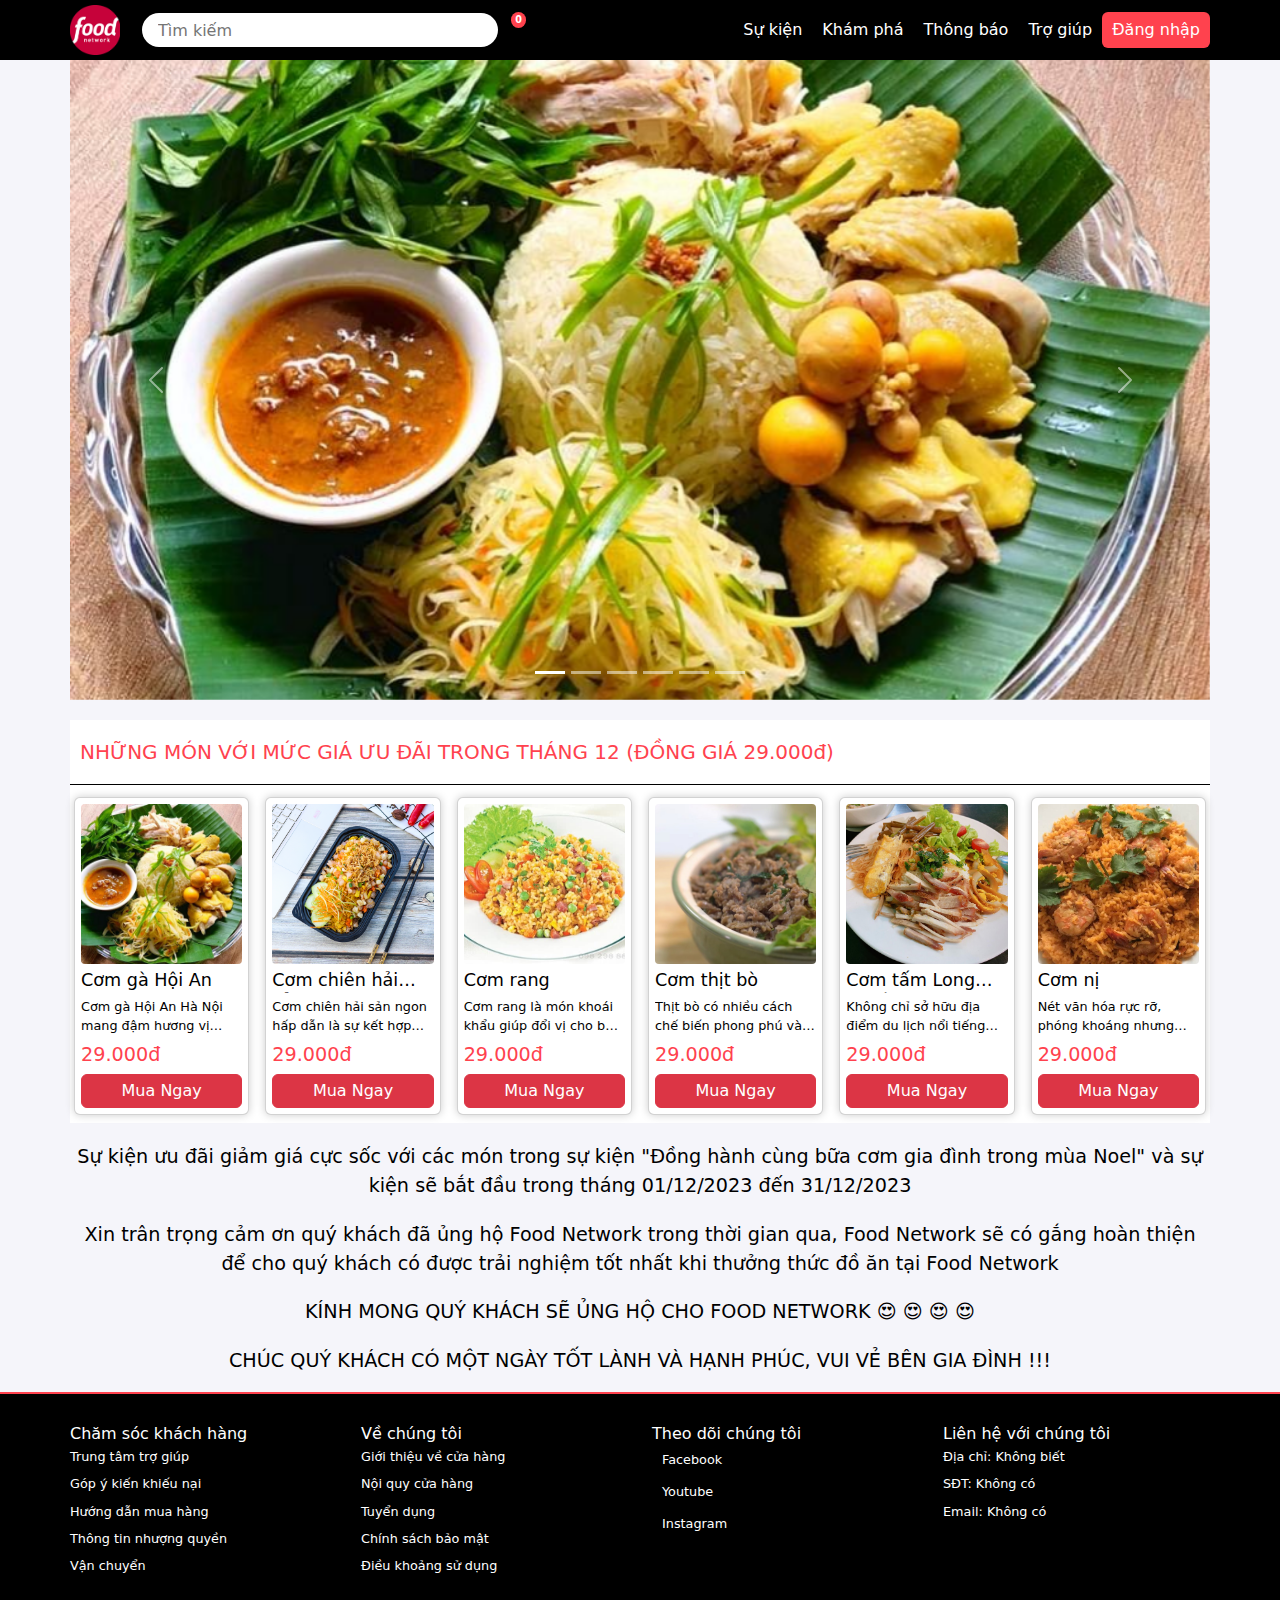
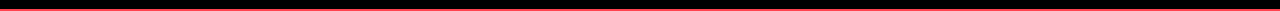
<file: sukiengiamgia.html>
<!DOCTYPE html>
<html lang="en">
  <head>
    <meta charset="UTF-8" />
    <meta name="viewport" content="width=device-width, initial-scale=1.0" />
    <title>Document</title>
    <!-- fontawesome -->
    <link
      rel="stylesheet"
      href="https://cdnjs.cloudflare.com/ajax/libs/font-awesome/6.5.1/css/all.min.css"
      integrity="sha512-DTOQO9RWCH3ppGqcWaEA1BIZOC6xxalwEsw9c2QQeAIftl+Vegovlnee1c9QX4TctnWMn13TZye+giMm8e2LwA=="
      crossorigin="anonymous"
      referrerpolicy="no-referrer"
    />
    <!-- font -->
    <link rel="preconnect" href="https://fonts.googleapis.com" />
    <link rel="preconnect" href="https://fonts.gstatic.com" crossorigin />
    <link
      href="https://fonts.googleapis.com/css2?family=Montserrat:wght@300;400;500;600;700&family=Poppins:wght@400;500;600;700&family=Roboto:wght@300;400;500;700&display=swap"
      rel="stylesheet"
    />
    <!-- style -->
    <link rel="stylesheet" href="bootstrap-5.3.2-dist/css/bootstrap.min.css" />
    <link rel="stylesheet" href="assets/css/style.css" />
    <link rel="stylesheet" href="assets/css/responsive.css" />
    <link rel="stylesheet" href="assets/css/nhap3.css" />
  </head>
  <body>
    <div>
      <header class="header">
        <!-- nav -->
        <div class="container">
          <nav class="navbar navbar-expand-lg navbar-dark">
            <div class="nav-logo">
              <a href="/"
                ><img src="assets/img/logo.png" alt="" class="nav-logo-item"
              /></a>
            </div>

            <!-- search -->
            <div class="nav-search">
              <input
                class="nav-search-input"
                type="text"
                placeholder="Tìm kiếm"
              />
              <button class="nav-search-btn">
                <i class="fa-solid fa-magnifying-glass"></i>
              </button>
            </div>

            <!-- cart -->
            <div class="nav-cart">
              <a href="/cart.html" class="nav-cart-link">
                <i class="fa-solid fa-cart-shopping"></i>
              </a>
              <span class="quantity-product-cart"></span>

              <div class="msg-add-to-card">
                <i class="fa-solid fa-check-circle"></i>
                <span class="msg-text">Đã thêm 1 sản phẩm vào giỏ hàng</span>
              </div>
            </div>

            <button
              class="navbar-toggler"
              type="button"
              data-bs-toggle="offcanvas"
              data-bs-target="#offcanvasNavbar"
              aria-controls="offcanvasNavbar"
              aria-label="Toggle navigation"
            >
              <span class="navbar-toggler-icon"></span>
            </button>

            <!-- sidebar -->
            <div
              class="sidebar offcanvas offcanvas-start flex-lg-row"
              tabindex="-1"
              id="offcanvasNavbar"
              aria-labelledby="offcanvasNavbarLabel"
            >
              <div class="offcanvas-header text-white border-bottom">
                <h5 class="offcanvas-title" id="offcanvasNavbarLabel">
                  Danh mục
                </h5>
                <button
                  type="button"
                  class="btn-close btn-close-white"
                  data-bs-dismiss="offcanvas"
                  aria-label="Close"
                ></button>
              </div>

              <div class="offcanvas-body">
                <ul class="nav-list">
                  <li class="nav-list-item">
                    <a href="/sukiengiamgia.html" class="nav-item-link"
                      >Sự kiện</a
                    >
                  </li>
                  <li class="nav-list-item">
                    <a href="" class="nav-item-link">Khám phá</a>
                  </li>
                  <li class="nav-list-item">
                    <i class="fa-solid fa-bell"></i>
                    <a href="" class="nav-item-link">Thông báo</a>
                  </li>
                  <li class="nav-list-item">
                    <i class="fa-regular fa-circle-question"></i>
                    <a href="" class="nav-item-link">Trợ giúp</a>
                  </li>
                </ul>

                <a class="nav-login-link" href="/">
                  <button class="nav-login">Đăng nhập</button>
                </a>
              </div>
            </div>
          </nav>
        </div>
      </header>
      <div class="content">
        <div class="container">
          <!-- slider -->
          <div id="slider" class="carousel slide" data-bs-ride="carousel">
            <div class="carousel-indicators">
              <button
                type="button"
                data-bs-target="#slider"
                data-bs-slide-to="0"
                class="active"
                aria-current="true"
                aria-label="Slide 1"
              ></button>
              <button
                type="button"
                data-bs-target="#slider"
                data-bs-slide-to="1"
                aria-label="Slide 2"
              ></button>
              <button
                type="button"
                data-bs-target="#slider"
                data-bs-slide-to="2"
                aria-label="Slide 3"
              ></button>
              <button
                type="button"
                data-bs-target="#slider"
                data-bs-slide-to="3"
                aria-label="Slide 4"
              ></button>
              <button
                type="button"
                data-bs-target="#slider"
                data-bs-slide-to="4"
                aria-label="Slide 5"
              ></button>
              <button
                type="button"
                data-bs-target="#slider"
                data-bs-slide-to="5"
                aria-label="Slide 6"
              ></button>
            </div>
            <div class="carousel-inner">
              <div class="carousel-item active" data-bs-interval="5000">
                <img
                  src="assets/img/img-product/com-ga-hoi-an.jpg"
                  class="d-block w-100"
                  alt="..."
                />
              </div>
              <div class="carousel-item" data-bs-interval="5000">
                <img
                  src="assets/img/img-product/com-chien-hai-san.jpg"
                  class="d-block w-100"
                  alt="..."
                />
              </div>
              <div class="carousel-item" data-bs-interval="5000">
                <img
                  src="assets/img/img-product/com-rang.jpg"
                  class="d-block w-100"
                  alt="..."
                />
              </div>
              <div class="carousel-item" data-bs-interval="5000">
                <img
                  src="assets/img/img-product/com-thit-bo.jpg"
                  class="d-block w-100"
                  alt="..."
                />
              </div>
              <div class="carousel-item" data-bs-interval="5000">
                <img
                  src="assets/img/img-product/com-tam-long-xuyen.jpg"
                  class="d-block w-100"
                  alt="..."
                />
              </div>
              <div class="carousel-item" data-bs-interval="5000">
                <img
                  src="assets/img/img-product/com-ni.jpg"
                  class="d-block w-100"
                  alt="..."
                />
              </div>
            </div>
            <button
              class="carousel-control-prev"
              type="button"
              data-bs-target="#slider"
              data-bs-slide="prev"
            >
              <span
                class="carousel-control-prev-icon"
                aria-hidden="true"
              ></span>
              <span class="visually-hidden">Previous</span>
            </button>
            <button
              class="carousel-control-next"
              type="button"
              data-bs-target="#slider"
              data-bs-slide="next"
            >
              <span
                class="carousel-control-next-icon"
                aria-hidden="true"
              ></span>
              <span class="visually-hidden">Next</span>
            </button>
          </div>
        </div>
        <div class="product-container container">
          <div class="title-top-product">
            <h5>
              NHỮNG MÓN VỚI MỨC GIÁ ƯU ĐÃI TRONG THÁNG 12 (ĐỒNG GIÁ 29.000đ)
            </h5>
          </div>
          <div class="row gx-2 mt-1">
            <div class="p-2 col-sm-6 col-md-4 col-lg-2">
              <div class="card">
                <a class="card-link" href="/pages/detail-product.html">
                  <img
                    src="assets/img/img-product/com-ga-hoi-an.jpg"
                    class="card-img-top"
                    alt="..."
                  />
                  <div class="card-body">
                    <h5 class="card-name">Cơm gà Hội An</h5>
                    <p class="card-description">
                      Cơm gà Hội An Hà Nội mang đậm hương vị truyền thống miền
                      Trung với cơm mềm, dẻo cùng gà ngọt thịt. Một góc nhỏ của
                      ẩm thực Hội An tại Hà Nội đang chờ bạn khám phá và thưởng
                      thức.
                    </p>
                    <span class="card-price">29.000đ</span>
                    <button class="btn btn-danger btn-buy">Mua Ngay</button>
                  </div>
                </a>
              </div>
            </div>
            <div class="p-2 col-sm-6 col-md-4 col-lg-2">
              <div class="card">
                <a class="card-link" href="/pages/detail-product.html">
                  <img
                    src="assets/img/img-product/com-chien-hai-san.jpg"
                    class="card-img-top"
                    alt="..."
                  />
                  <div class="card-body">
                    <h5 class="card-name">Cơm chiên hải sản</h5>
                    <p class="card-description">
                      Cơm chiên hải sản ngon hấp dẫn là sự kết hợp hoàn hảo của
                      tôm, mực, các loại củ, hạt và cơm trắng tạo nên món ăn hấp
                      dẫn khó cưỡng.
                    </p>
                    <span class="card-price">29.000đ</span>
                    <button class="btn btn-danger btn-buy">Mua Ngay</button>
                  </div>
                </a>
              </div>
            </div>
            <div class="p-2 col-sm-6 col-md-4 col-lg-2">
              <div class="card">
                <a class="card-link" href="/pages/detail-product.html">
                  <img
                    src="assets/img/img-product/com-rang.jpg"
                    class="card-img-top"
                    alt="..."
                  />
                  <div class="card-body">
                    <h5 class="card-name">Cơm rang</h5>
                    <p class="card-description">
                      Cơm rang là món khoái khẩu giúp đổi vị cho bữa ăn gia
                      đình, nhưng nhiều người thừa nhận họ chỉ muốn thưởng thức
                      cơm rang ở nhà hàng vì khi tự rang, đĩa cơm không tơi mà
                      hay bị dính vào nhau, hạt cơm cũng không được trong, bóng
                      và săn chắc, vừa giòn vừa dẻo như đầu bếp làm.
                    </p>
                    <span class="card-price">29.000đ</span>
                    <button class="btn btn-danger btn-buy">Mua Ngay</button>
                  </div>
                </a>
              </div>
            </div>
            <div class="p-2 col-sm-6 col-md-4 col-lg-2">
              <div class="card">
                <a class="card-link" href="/pages/detail-product.html">
                  <img
                    src="assets/img/img-product/com-thit-bo.jpg"
                    class="card-img-top"
                    alt="..."
                  />
                  <div class="card-body">
                    <h5 class="card-name">Cơm thịt bò</h5>
                    <p class="card-description">
                      Thịt bò có nhiều cách chế biến phong phú và đa dạng nhưng
                      tất cả đều thơm ngon và trong đó có món cơm bò.
                    </p>
                    <span class="card-price">29.000đ</span>
                    <button class="btn btn-danger btn-buy">Mua Ngay</button>
                  </div>
                </a>
              </div>
            </div>
            <div class="p-2 col-sm-6 col-md-4 col-lg-2">
              <div class="card">
                <a class="card-link" href="/pages/detail-product.html">
                  <img
                    src="assets/img/img-product/com-tam-long-xuyen.jpg"
                    class="card-img-top"
                    alt="..."
                  />
                  <div class="card-body">
                    <h5 class="card-name">Cơm tấm Long Xuyên</h5>
                    <p class="card-description">
                      Không chỉ sở hữu địa điểm du lịch nổi tiếng như Miếu Bà
                      Chúa Xứ Núi Sam Châu Đốc, An Giang còn là một thiên đường
                      ẩm thực với đa dạng các món ăn hấp dẫn. Nếu bạn đến nơi
                      đây chơi mà chưa đặt chân đến quán cơm tấm Long Xuyên nào
                      thì xem như chuyến đi đó chưa trọn vẹn. Điều làm nên sự
                      đặc biệt của món cơm tấm Long Xuyên nằm ở nguyên liệu,
                      cách chế biến và trình bày độc lạ, không hề đụng hàng với
                      cơm tấm ở bất cứ vùng đất nào.
                    </p>
                    <span class="card-price">29.000đ</span>
                    <button class="btn btn-danger btn-buy">Mua Ngay</button>
                  </div>
                </a>
              </div>
            </div>
            <div class="p-2 col-sm-6 col-md-4 col-lg-2">
              <div class="card">
                <a class="card-link" href="/pages/detail-product.html">
                  <img
                    src="assets/img/img-product/com-ni.jpg"
                    class="card-img-top"
                    alt="..."
                  />
                  <div class="card-body">
                    <h5 class="card-name">Cơm nị</h5>
                    <p class="card-description">
                      Nét văn hóa rực rỡ, phóng khoáng nhưng không quá kiểu
                      cách, phô trương của cộng đồng dân tộc Chăm ở An Giang
                      luôn có sức cuốn hút một cách kỳ lạ. Những tinh túy ấy len
                      lỏi vào từng nếp sống, hơi thở và nở rộ ngay trong nền ẩm
                      thực địa phương, điển hình là món cơm nị - cà púa.
                    </p>
                    <span class="card-price">29.000đ</span>
                    <button class="btn btn-danger btn-buy">Mua Ngay</button>
                  </div>
                </a>
              </div>
            </div>
          </div>
        </div>
        <div class="container">
          <div class="section-1">
            <p>
              Sự kiện ưu đãi giảm giá cực sốc với các món trong sự kiện "Đồng
              hành cùng bữa cơm gia đình trong mùa Noel" và sự kiện sẽ bắt đầu
              trong tháng 01/12/2023 đến 31/12/2023
            </p>
            <p>
              Xin trân trọng cảm ơn quý khách đã ủng hộ Food Network trong thời
              gian qua, Food Network sẽ có gắng hoàn thiện để cho quý khách có
              được trải nghiệm tốt nhất khi thưởng thức đồ ăn tại Food Network
            </p>
            <p>
              KÍNH MONG QUÝ KHÁCH SẼ ỦNG HỘ CHO FOOD NETWORK &#128525; &#128525;
              &#128525; &#128525;
            </p>
            <p>
              CHÚC QUÝ KHÁCH CÓ MỘT NGÀY TỐT LÀNH VÀ HẠNH PHÚC, VUI VẺ BÊN GIA
              ĐÌNH !!!
            </p>
          </div>
        </div>
      </div>
      <!-- footer -->
      <footer class="footer">
        <div class="container">
          <div class="row">
            <div class="col col-sm-6 col-md-4 col-lg-3">
              <h5 class="heading">Chăm sóc khách hàng</h5>
              <ul class="footer-list">
                <li class="footer-item">
                  <a
                    href="/pagehelp.html"
                    class="footer-item-link"
                    target="_blank"
                    >Trung tâm trợ giúp</a
                  >
                </li>
                <li class="footer-item">
                  <a
                    href="/gopykhieunai.html"
                    class="footer-item-link"
                    target="_blank"
                    >Góp ý kiến khiếu nại</a
                  >
                </li>
                <li class="footer-item">
                  <a
                    href="/huongdanmuahang.html"
                    class="footer-item-link"
                    target="_blank"
                    >Hướng dẫn mua hàng</a
                  >
                </li>
                <li class="footer-item">
                  <a
                    href="thongtinnhuongquyen.html"
                    class="footer-item-link"
                    target="_blank"
                    >Thông tin nhượng quyền</a
                  >
                </li>
                <li class="footer-item">
                  <a href="" class="footer-item-link">Vận chuyển</a>
                </li>
              </ul>
            </div>
            <div class="col col-sm-6 col-md-4 col-lg-3">
              <h5 class="heading">Về chúng tôi</h5>
              <ul class="footer-list">
                <li class="footer-item">
                  <a
                    href="/gioithieu.html"
                    class="footer-item-link"
                    target="_blank"
                    >Giới thiệu về cửa hàng</a
                  >
                </li>
                <li class="footer-item">
                  <a
                    href="/noiquycuahang.html"
                    class="footer-item-link"
                    target="_blank"
                    >Nội quy cửa hàng</a
                  >
                </li>
                <li class="footer-item">
                  <a
                    href="/tuyendungnv.html"
                    class="footer-item-link"
                    target="_blank"
                    >Tuyển dụng</a
                  >
                </li>
                <li class="footer-item">
                  <a
                    href="/chinhsachbaomat.html"
                    class="footer-item-link"
                    target="_blank"
                    >Chính sách bảo mật</a
                  >
                </li>
                <li class="footer-item">
                  <a
                    href="/dieukhoansudung.html"
                    class="footer-item-link"
                    target="_blank"
                    >Điều khoảng sử dụng</a
                  >
                </li>
              </ul>
            </div>
            <div class="col col-sm-6 col-md-4 col-lg-3">
              <h5 class="heading">Theo dõi chúng tôi</h5>
              <ul class="footer-list">
                <li class="footer-item">
                  <a href="" class="footer-item-link">
                    <i class="fa-brands fa-facebook"></i>
                    Facebook
                  </a>
                </li>
                <li class="footer-item">
                  <a href="" class="footer-item-link">
                    <i class="fa-brands fa-youtube"></i>
                    Youtube
                  </a>
                </li>
                <li class="footer-item">
                  <a href="" class="footer-item-link">
                    <i class="fa-brands fa-instagram"></i>
                    Instagram
                  </a>
                </li>
              </ul>
            </div>
            <div class="col col-sm-6 col-md-4 col-lg-3">
              <h5 class="heading">Liên hệ với chúng tôi</h5>
              <ul class="footer-list">
                <li class="footer-item">Địa chỉ: Không biết</li>
                <li class="footer-item">SĐT: Không có</li>
                <li class="footer-item">Email: Không có</li>
              </ul>
            </div>
          </div>
        </div>
      </footer>
    </div>
    <!-- js boostrap -->
    <script src="bootstrap-5.3.2-dist/js/bootstrap.bundle.js"></script>
    <script type="module" src="assets/js/data.js"></script>
    <script type="module" src="assets/js/app.js"></script>
    <script type="module" src="assets/js/common.js"></script>
  </body>
</html>
</file>
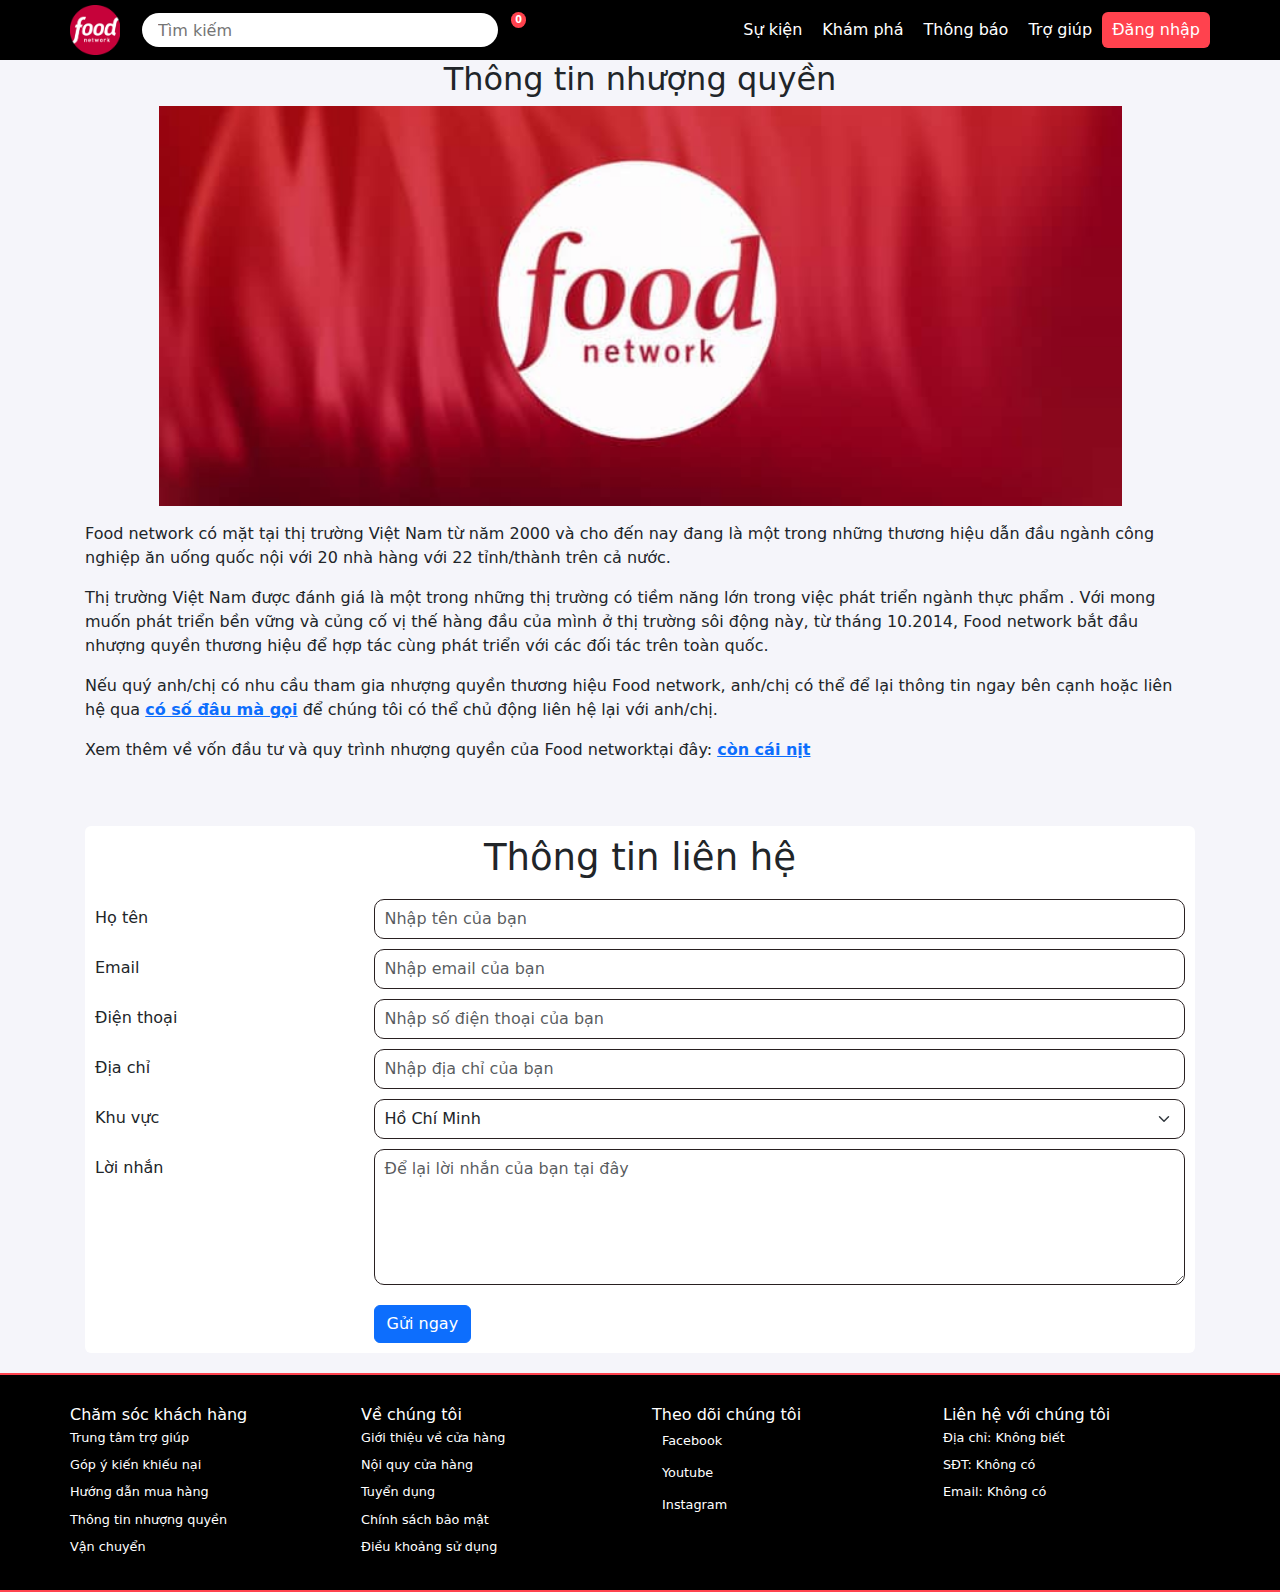
<file: thongtinnhuongquyen.html>
<!DOCTYPE html>
<html lang="en">
  <head>
    <meta charset="UTF-8" />
    <meta name="viewport" content="width=device-width, initial-scale=1.0" />
    <title>Document</title>
    <!-- fontawesome -->
    <link
      rel="stylesheet"
      href="https://cdnjs.cloudflare.com/ajax/libs/font-awesome/6.5.1/css/all.min.css"
      integrity="sha512-DTOQO9RWCH3ppGqcWaEA1BIZOC6xxalwEsw9c2QQeAIftl+Vegovlnee1c9QX4TctnWMn13TZye+giMm8e2LwA=="
      crossorigin="anonymous"
      referrerpolicy="no-referrer"
    />
    <!-- font -->
    <link rel="preconnect" href="https://fonts.googleapis.com" />
    <link rel="preconnect" href="https://fonts.gstatic.com" crossorigin />
    <link
      href="https://fonts.googleapis.com/css2?family=Montserrat:wght@300;400;500;600;700&family=Poppins:wght@400;500;600;700&family=Roboto:wght@300;400;500;700&display=swap"
      rel="stylesheet"
    />
    <!-- style -->
    <link rel="stylesheet" href="bootstrap-5.3.2-dist/css/bootstrap.min.css" />
    <link rel="stylesheet" href="assets/css/style.css" />
    <link rel="stylesheet" href="assets/css/thongtinnhuongquyen.css">
    <link rel="stylesheet" href="assets/css/responsive.css" />
  </head>
  <body>
    <div id="app">
      <!-- header -->
      <header class="header">
        <!-- nav -->
        <div class="container">
          <nav class="navbar navbar-expand-lg navbar-dark">
            <div class="nav-logo">
              <a href="/"
                ><img src="assets/img/logo.png" alt="" class="nav-logo-item"
              /></a>
            </div>

            <!-- search -->
            <div class="nav-search">
              <input
                class="nav-search-input"
                type="text"
                placeholder="Tìm kiếm"
              />
              <button class="nav-search-btn">
                <i class="fa-solid fa-magnifying-glass"></i>
              </button>
            </div>

            <!-- cart -->
            <div class="nav-cart">
              <a href="/cart.html" class="nav-cart-link">
                <i class="fa-solid fa-cart-shopping"></i>
              </a>
              <span class="quantity-product-cart"></span>

              <div class="msg-add-to-card">
                <i class="fa-solid fa-check-circle"></i>
                <span class="msg-text">Đã thêm 1 sản phẩm vào giỏ hàng</span>
              </div>
            </div>

            <button
              class="navbar-toggler"
              type="button"
              data-bs-toggle="offcanvas"
              data-bs-target="#offcanvasNavbar"
              aria-controls="offcanvasNavbar"
              aria-label="Toggle navigation"
            >
              <span class="navbar-toggler-icon"></span>
            </button>

            <!-- sidebar -->
            <div
              class="sidebar offcanvas offcanvas-start flex-lg-row"
              tabindex="-1"
              id="offcanvasNavbar"
              aria-labelledby="offcanvasNavbarLabel"
            >
              <div class="offcanvas-header text-white border-bottom">
                <h5 class="offcanvas-title" id="offcanvasNavbarLabel">
                  Danh mục
                </h5>
                <button
                  type="button"
                  class="btn-close btn-close-white"
                  data-bs-dismiss="offcanvas"
                  aria-label="Close"
                ></button>
              </div>

              <div class="offcanvas-body">
                <ul class="nav-list">
                  <li class="nav-list-item">
                    <a href="/sukiengiamgia.html" class="nav-item-link"
                      >Sự kiện</a
                    >
                  </li>
                  <li class="nav-list-item">
                    <a href="" class="nav-item-link">Khám phá</a>
                  </li>
                  <li class="nav-list-item">
                    <i class="fa-solid fa-bell"></i>
                    <a href="" class="nav-item-link">Thông báo</a>
                  </li>
                  <li class="nav-list-item">
                    <i class="fa-regular fa-circle-question"></i>
                    <a href="" class="nav-item-link">Trợ giúp</a>
                  </li>
                </ul>

                <a class="nav-login-link" href="/trangdn.html">
                  <button class="nav-login">Đăng nhập</button>
                </a>
              </div>
            </div>
          </nav>
        </div>
      </header>

      <div class="content">
        <div class="container">
       <div class="page-franchise"><h2>Thông tin nhượng quyền</h2>
        <div class="f-inner"><div class="f-left"><p><img class="img-fluidb img-banner" src="assets/img/canale-food-network-italia.jpg" alt=""></p>
            <p>Food network có mặt tại thị trường Việt Nam từ năm 2000 và cho đến nay đang là một trong những thương hiệu dẫn đầu ngành công nghiệp ăn uống quốc nội với 20 nhà hàng với 22 tỉnh/thành trên cả nước.</p>
            <p>Thị trường Việt Nam được đánh giá là một trong những thị trường có tiềm năng lớn trong việc phát triển ngành thực phẩm . Với mong muốn phát triển bền vững và củng cố vị thế hàng đầu của mình ở thị trường sôi động này, từ tháng 10.2014, Food network bắt đầu nhượng quyền thương hiệu để hợp tác cùng phát triển với các đối tác trên toàn quốc.</p>
            <p>Nếu quý anh/chị có nhu cầu tham gia nhượng quyền thương hiệu Food network,  anh/chị có thể để lại thông tin ngay bên cạnh hoặc liên hệ qua <a href="#"><strong >có số đâu mà gọi</strong></a> để chúng tôi có thể chủ động liên hệ lại với anh/chị.</p>
            <p>Xem thêm về vốn đầu tư và quy trình nhượng quyền của Food networktại đây: <a href="#" class="text-red" ><strong>còn cái nịt </strong></a></p></div>
            <br></br>
            <div class="f-right"><div class="register-shop"><form><h4>Thông tin liên hệ</h4>
                <div class="form-group row"><label for="r_name" class="col-sm-3 col-form-label">Họ tên</label><div class="col-sm-9"><input type="text" name="full_name" placeholder="Nhập tên của bạn" class="form-control" id="r_name"></div></div>
                <div class="form-group row"><label for="r_email" class="col-sm-3 col-form-label">Email</label><div class="col-sm-9"><input type="email" name="email" placeholder="Nhập email của bạn" class="form-control" id="r_email"></div></div>
                <div class="form-group row"><label for="r_tel" class="col-sm-3 col-form-label">Điện thoại</label><div class="col-sm-9"><input type="text" name="phone" placeholder="Nhập số điện thoại của bạn" class="form-control" id="r_tel"></div></div>
                <div class="form-group row"><label for="r_address" class="col-sm-3 col-form-label"> Địa chỉ</label><div class="col-sm-9"><input type="text" name="address" placeholder="Nhập địa chỉ của bạn" class="form-control" id="r_address"></div></div>
                <div class="form-group row"><label for="r_location" class="col-sm-3 col-form-label">Khu vực</label>
                    <div class="col-sm-9"><select class="form-control form-select" id="r_location" name="area"><option value="1028">An Giang</option>
                        <option value="1029">Bà Rịa – Vũng Tàu</option><option value="1031">Bắc Giang</option>
                        <option value="1030">Bắc Kạn</option><option value="1032">Bạc Liêu</option>
                        <option value="1033">Bắc Ninh</option><option value="1034">Bến Tre</option>
                        <option value="1036">Bình Dương</option><option value="1037">Bình Phước</option>
                        <option value="1038">Bình Thuận</option><option value="1035">Bình Định</option>
                        <option value="1039">Cà Mau</option><option value="1026">Cần Thơ</option>
                        <option value="1040">Cao Bằng</option><option value="1046">Gia Lai</option>
                        <option value="1047">Hà Giang</option><option value="1048">Hà Nam</option>
                        <option value="1087">Hà Nội</option><option value="1049">Hà Tĩnh</option>
                        <option value="1050">Hải Dương</option><option value="1027">Hải Phòng</option>
                        <option value="1051">Hậu Giang</option><option value="1086" selected="">Hồ Chí Minh</option>
                        <option value="1052">Hòa Bình</option><option value="1053">Hưng Yên</option>
                        <option value="1054">Khánh Hòa</option><option value="1055">Kiên Giang</option>
                        <option value="1056">Kon Tum</option><option value="1057">Lai Châu</option>
                        <option value="1058">Lâm Đồng</option><option value="1059">Lạng Sơn</option>
                        <option value="1060">Lào Cai</option><option value="1061">Long An</option>
                        <option value="1062">Nam Định</option><option value="1063">Nghệ An</option>
                        <option value="1064">Ninh Bình</option><option value="1065">Ninh Thuận</option>
                        <option value="1066">Phú Thọ</option><option value="1067">Phú Yên</option>
             </select></div></div>
             <div class="form-group row"><label for="r_message" class="col-sm-3 col-form-label">Lời nhắn</label><div class="col-sm-9"><textarea cols="30" rows="5" name="note" placeholder="Để lại lời nhắn của bạn tại đây" id="r_message" class="form-control"></textarea></div></div>
             <div class="form-action row"><div class="col-sm-9 offset-sm-3"><button type="submit" class="btn btn-primary sm" title="Gửi ngay">Gửi ngay</button></div></div></form></div></div>
            </div>
        </div>
            
      </div>
    </div>  

      <!-- footer -->
      <footer class="footer">
        <div class="container">
          <div class="row">
            <div class="col col-sm-6 col-md-4 col-lg-3">
              <h5 class="heading">Chăm sóc khách hàng</h5>
              <ul class="footer-list">
                <li class="footer-item">
                  <a
                    href="/pagehelp.html"
                    class="footer-item-link"
                    target="_blank"
                    >Trung tâm trợ giúp</a
                  >
                </li>
                <li class="footer-item">
                  <a
                    href="/gopykhieunai.html"
                    class="footer-item-link"
                    target="_blank"
                    >Góp ý kiến khiếu nại</a
                  >
                </li>
                <li class="footer-item">
                  <a
                    href="/huongdanmuahang.html"
                    class="footer-item-link"
                    target="_blank"
                    >Hướng dẫn mua hàng</a
                  >
                </li>
                <li class="footer-item">
                  <a
                    href="thongtinnhuongquyen.html"
                    class="footer-item-link"
                    target="_blank"
                    >Thông tin nhượng quyền</a
                  >
                </li>
                <li class="footer-item">
                  <a href="" class="footer-item-link">Vận chuyển</a>
                </li>
              </ul>
            </div>
            <div class="col col-sm-6 col-md-4 col-lg-3">
              <h5 class="heading">Về chúng tôi</h5>
              <ul class="footer-list">
                <li class="footer-item">
                  <a
                    href="/gioithieu.html"
                    class="footer-item-link"
                    target="_blank"
                    >Giới thiệu về cửa hàng</a
                  >
                </li>
                <li class="footer-item">
                  <a
                    href="/noiquycuahang.html"
                    class="footer-item-link"
                    target="_blank"
                    >Nội quy cửa hàng</a
                  >
                </li>
                <li class="footer-item">
                  <a
                    href="/tuyendungnv.html"
                    class="footer-item-link"
                    target="_blank"
                    >Tuyển dụng</a
                  >
                </li>
                <li class="footer-item">
                  <a
                    href="/chinhsachbaomat.html"
                    class="footer-item-link"
                    target="_blank"
                    >Chính sách bảo mật</a
                  >
                </li>
                <li class="footer-item">
                  <a
                    href="/dieukhoansudung.html"
                    class="footer-item-link"
                    target="_blank"
                    >Điều khoảng sử dụng</a
                  >
                </li>
              </ul>
            </div>
            <div class="col col-sm-6 col-md-4 col-lg-3">
              <h5 class="heading">Theo dõi chúng tôi</h5>
              <ul class="footer-list">
                <li class="footer-item">
                  <a href="" class="footer-item-link">
                    <i class="fa-brands fa-facebook"></i>
                    Facebook
                  </a>
                </li>
                <li class="footer-item">
                  <a href="" class="footer-item-link">
                    <i class="fa-brands fa-youtube"></i>
                    Youtube
                  </a>
                </li>
                <li class="footer-item">
                  <a href="" class="footer-item-link">
                    <i class="fa-brands fa-instagram"></i>
                    Instagram
                  </a>
                </li>
              </ul>
            </div>
            <div class="col col-sm-6 col-md-4 col-lg-3">
              <h5 class="heading">Liên hệ với chúng tôi</h5>
              <ul class="footer-list">
                <li class="footer-item">Địa chỉ: Không biết</li>
                <li class="footer-item">SĐT: Không có</li>
                <li class="footer-item">Email: Không có</li>
              </ul>
            </div>
          </div>
        </div>
      </footer>
    </div>
    <!-- js boostrap -->
    <script src="bootstrap-5.3.2-dist/js/bootstrap.bundle.js"></script>
    <script type="module" src="assets/js/common.js"></script>
  </body>
</html>
</file>
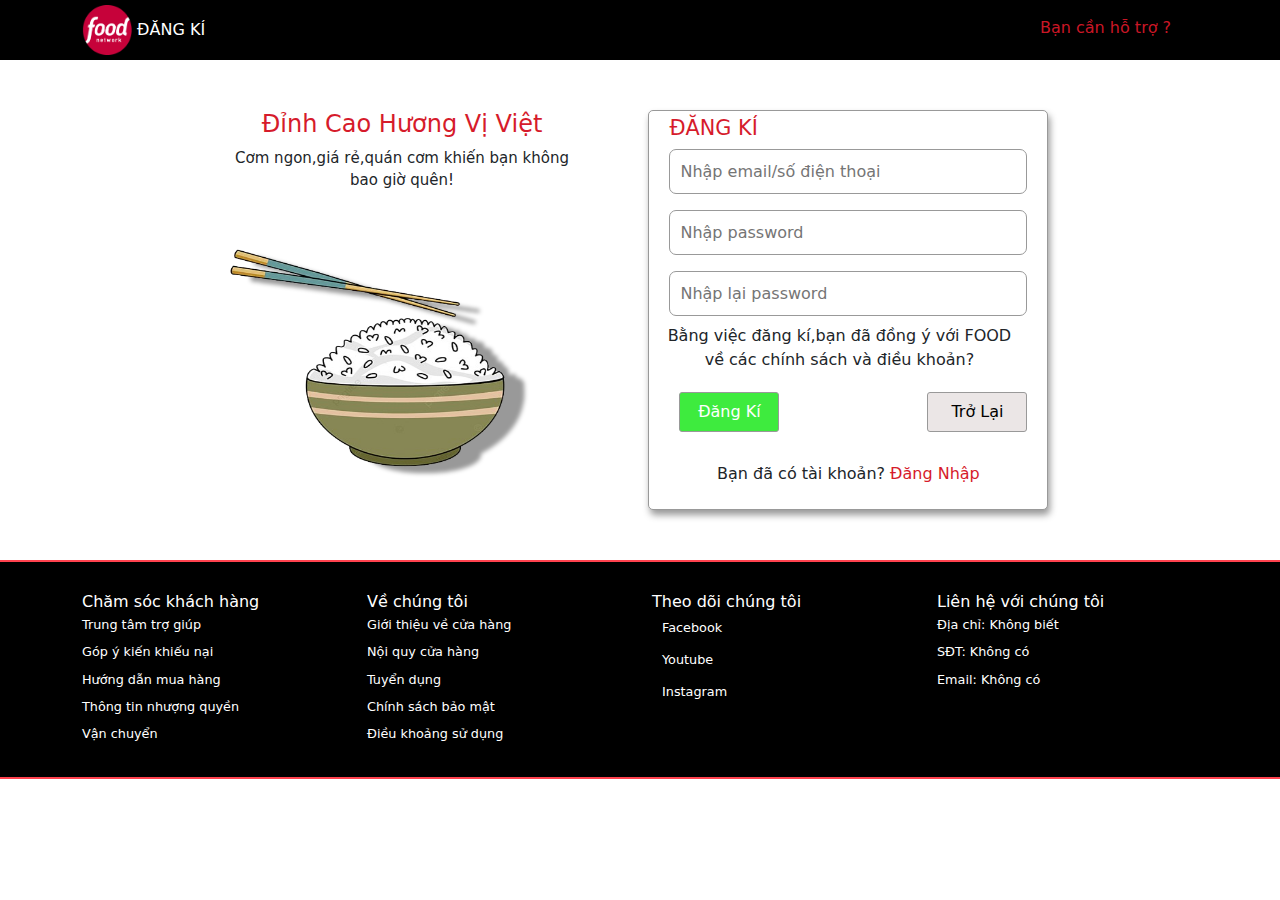
<file: trangdk.html>
<!DOCTYPE html>
<html lang="en">
  <head>
    <meta charset="UTF-8" />
    <meta name="viewport" content="width=device-width, initial-scale=1.0" />
    <link rel="stylesheet" href="/assets/css/style.css" />
    <link rel="stylesheet" href="bootstrap-5.3.2-dist/css/bootstrap.min.css" />
    <link rel="stylesheet" href="assets/css/register.css" />
    <link rel="stylesheet" href="/assets/css/responsive.css" />
    <link
      rel="stylesheet"
      href="https://cdnjs.cloudflare.com/ajax/libs/font-awesome/6.5.1/css/all.min.css"
      integrity="sha512-DTOQO9RWCH3ppGqcWaEA1BIZOC6xxalwEsw9c2QQeAIftl+Vegovlnee1c9QX4TctnWMn13TZye+giMm8e2LwA=="
      crossorigin="anonymous"
      referrerpolicy="no-referrer"
    />
    <title>Document</title>
  </head>
  <body>
    <header class="header">
      <div class="container">
        <div class="header-register">
          <div class="header-register-item header-register-item-dk">
            <a href="/">
              <img
                src="/assets/img/logo.png"
                alt=""
                class="header-register-img"
              />
            </a>
            <span class="header-register-dk">ĐĂNG KÍ</span>
          </div>
          <div class="header-register-item">
            <span class="header-register-help">Bạn cần hỗ trợ ?</span>
          </div>
        </div>
      </div>
    </header>
    <div class="content">
      <div class="container">
        <div class="register">
          <div class="register-container">
            <div class="register-container-item">
              <h4 class="heading-register">Đỉnh Cao Hương Vị Việt</h4>
              <p class="p-register">
                Cơm ngon,giá rẻ,quán cơm khiến bạn không bao giờ quên!
              </p>
              <img
                src="assets/img/img-resgiter/anhbatcommoi.png"
                alt="ảnh bát cơm"
                class="img-bowl"
              />
            </div>
            <div class="register-container-item register-container-item-dk">
              <form action="">
                <div class="main-register">
                  <h3 class="main-heading">ĐĂNG KÍ</h3>
                </div>
                <div class="main-register">
                  <input
                    type="text"
                    class="main-register-enter input-name-register"
                    placeholder="Nhập email/số điện thoại"
                  />
                  <input
                    type="password"
                    class="main-register-enter input-password"
                    placeholder="Nhập password"
                  />
                  <input
                    type="password"
                    class="main-register-enter input-confirm-password"
                    placeholder="Nhập lại password"
                  />
                  <span class="p-cs"
                    >Bằng việc đăng kí,bạn đã đồng ý với FOOD về các chính sách
                    và điều khoản?</span
                  >
                </div>
                <div class="main-register main-register-btn">
                  <button type="button" class="btn-register btn-dk">
                    Đăng Kí
                  </button>
                  <button class="btn-register btn-tl">Trở Lại</button>
                </div>
                <div class="main-register">
                  <span class="item-span"
                    >Bạn đã có tài khoản?
                    <a href="trangdn.html" class="item-dn">Đăng Nhập</a></span
                  >
                </div>
              </form>
            </div>
          </div>
        </div>
      </div>
    </div>
    <footer class="footer">
      <div class="container">
        <div class="row">
          <div class="col col-sm-6 col-md-4 col-lg-3">
            <h5 class="heading">Chăm sóc khách hàng</h5>
            <ul class="footer-list">
              <li class="footer-item">
                <a
                  href="/pagehelp.html"
                  class="footer-item-link"
                  target="_blank"
                  >Trung tâm trợ giúp</a
                >
              </li>
              <li class="footer-item">
                <a
                  href="/gopykhieunai.html"
                  class="footer-item-link"
                  target="_blank"
                  >Góp ý kiến khiếu nại</a
                >
              </li>
              <li class="footer-item">
                <a
                  href="/huongdanmuahang.html"
                  class="footer-item-link"
                  target="_blank"
                  >Hướng dẫn mua hàng</a
                >
              </li>
              <li class="footer-item">
                <a
                  href="thongtinnhuongquyen.html"
                  class="footer-item-link"
                  target="_blank"
                  >Thông tin nhượng quyền</a
                >
              </li>
              <li class="footer-item">
                <a href="" class="footer-item-link">Vận chuyển</a>
              </li>
            </ul>
          </div>
          <div class="col col-sm-6 col-md-4 col-lg-3">
            <h5 class="heading">Về chúng tôi</h5>
            <ul class="footer-list">
              <li class="footer-item">
                <a
                  href="/gioithieu.html"
                  class="footer-item-link"
                  target="_blank"
                  >Giới thiệu về cửa hàng</a
                >
              </li>
              <li class="footer-item">
                <a
                  href="/noiquycuahang.html"
                  class="footer-item-link"
                  target="_blank"
                  >Nội quy cửa hàng</a
                >
              </li>
              <li class="footer-item">
                <a
                  href="/tuyendungnv.html"
                  class="footer-item-link"
                  target="_blank"
                  >Tuyển dụng</a
                >
              </li>
              <li class="footer-item">
                <a
                  href="/chinhsachbaomat.html"
                  class="footer-item-link"
                  target="_blank"
                  >Chính sách bảo mật</a
                >
              </li>
              <li class="footer-item">
                <a
                  href="/dieukhoansudung.html"
                  class="footer-item-link"
                  target="_blank"
                  >Điều khoảng sử dụng</a
                >
              </li>
            </ul>
          </div>
          <div class="col col-sm-6 col-md-4 col-lg-3">
            <h5 class="heading">Theo dõi chúng tôi</h5>
            <ul class="footer-list">
              <li class="footer-item">
                <a href="" class="footer-item-link">
                  <i class="fa-brands fa-facebook"></i>
                  Facebook
                </a>
              </li>
              <li class="footer-item">
                <a href="" class="footer-item-link">
                  <i class="fa-brands fa-youtube"></i>
                  Youtube
                </a>
              </li>
              <li class="footer-item">
                <a href="" class="footer-item-link">
                  <i class="fa-brands fa-instagram"></i>
                  Instagram
                </a>
              </li>
            </ul>
          </div>
          <div class="col col-sm-6 col-md-4 col-lg-3">
            <h5 class="heading">Liên hệ với chúng tôi</h5>
            <ul class="footer-list">
              <li class="footer-item">Địa chỉ: Không biết</li>
              <li class="footer-item">SĐT: Không có</li>
              <li class="footer-item">Email: Không có</li>
            </ul>
          </div>
        </div>
      </div>
    </footer>
    <script src="assets/js/resgister.js"></script>
  </body>
</html>
</file>
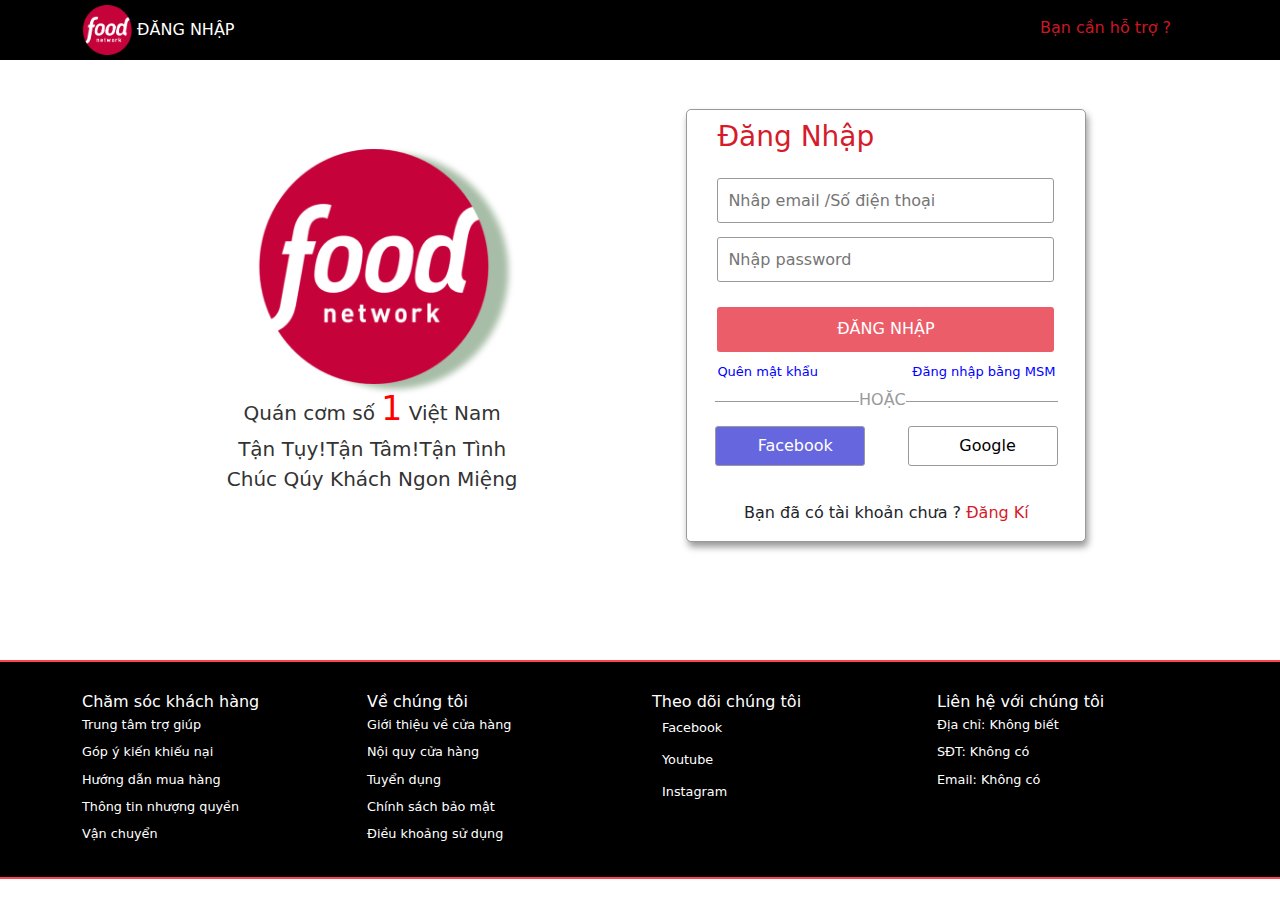
<file: trangdn.html>
<!DOCTYPE html>
<html lang="en">
  <head>
    <meta charset="UTF-8" />
    <meta name="viewport" content="width=device-width, initial-scale=1.0" />
    <link rel="stylesheet" href="/assets/css/style.css" />
    <link rel="stylesheet" href="bootstrap-5.3.2-dist/css/bootstrap.min.css" />
    <link rel="stylesheet" href="assets/css/register.css" />
    <link rel="stylesheet" href="/assets/css/responsive.css" />
    <link
      rel="stylesheet"
      href="https://cdnjs.cloudflare.com/ajax/libs/font-awesome/6.5.1/css/all.min.css"
      integrity="sha512-DTOQO9RWCH3ppGqcWaEA1BIZOC6xxalwEsw9c2QQeAIftl+Vegovlnee1c9QX4TctnWMn13TZye+giMm8e2LwA=="
      crossorigin="anonymous"
      referrerpolicy="no-referrer"
    />
    <title>Document</title>
  </head>
  <body>
    <header class="header">
      <div class="container">
        <div class="header-register">
          <div class="header-register-item header-register-item-dk">
            <a href="/">
              <img
                src="/assets/img/logo.png"
                alt=""
                class="header-register-img"
              />
            </a>
            <span class="header-register-dk">ĐĂNG NHẬP</span>
          </div>
          <div class="header-register-item">
            <a class="header-register-link-help" href="/pagehelp.html"
              ><span class="header-register-help">Bạn cần hỗ trợ ?</span></a
            >
          </div>
        </div>
      </div>
    </header>
    <section class="content">
      <div class="container">
        <div class="login">
          <div class="login-container">
            <div class="login-container-item-logo">
              <img src="assets/img/logo.png" alt="" class="img-login" />
              <p class="login-document">
                Quán cơm số <span class="one">1</span> Việt Nam
              </p>
              <p class="login-document">Tận Tụy!Tận Tâm!Tận Tình</p>
              <p class="login-document">Chúc Qúy Khách Ngon Miệng</p>
            </div>
            <div class="login-container-item-form">
              <div class="main-login">
                <h3>Đăng Nhập</h3>
              </div>
              <div class="main-login">
                <form action="">
                  <input
                    type="text"
                    class="main-login-input input-name-login"
                    placeholder="Nhâp email /Số điện thoại"
                  />
                  <input
                    type="password"
                    class="main-login-input input-password"
                    placeholder="Nhập password"
                  />
                  <button type="button" class="login-btn">ĐĂNG NHẬP</button>
                </form>
              </div>
              <div class="main-login-document">
                <span class="login-span-document"
                  ><a href="" class="document-link">Quên mật khẩu</a></span
                >
                <span class="login-span-document"
                  ><a href="" class="document-link">Đăng nhập bằng MSM</a></span
                >
              </div>
              <div class="main-login-page">
                <div class="login-page-item">
                  <span class="login-span-page">HOẶC</span>
                  <button class="login-page-btn login-page-btn-fb">
                    <i class="fa-brands fa-facebook fb"></i>Facebook
                  </button>
                  <button class="login-page-btn login-page-btn-gg">
                    <i class="fa-brands fa-google gg"></i>Google
                  </button>
                </div>
              </div>
              <div class="main-login-ask">
                <p>
                  Bạn đã có tài khoản chưa ?
                  <a href="/trangdk.html" class="login-dk">Đăng Kí</a>
                </p>
              </div>
            </div>
          </div>
        </div>
      </div>
    </section>
    <footer class="footer">
      <div class="container">
        <div class="row">
          <div class="col col-sm-6 col-md-4 col-lg-3">
            <h5 class="heading">Chăm sóc khách hàng</h5>
            <ul class="footer-list">
              <li class="footer-item">
                <a
                  href="/pagehelp.html"
                  class="footer-item-link"
                  target="_blank"
                  >Trung tâm trợ giúp</a
                >
              </li>
              <li class="footer-item">
                <a
                  href="/gopykhieunai.html"
                  class="footer-item-link"
                  target="_blank"
                  >Góp ý kiến khiếu nại</a
                >
              </li>
              <li class="footer-item">
                <a
                  href="/huongdanmuahang.html"
                  class="footer-item-link"
                  target="_blank"
                  >Hướng dẫn mua hàng</a
                >
              </li>
              <li class="footer-item">
                <a
                  href="thongtinnhuongquyen.html"
                  class="footer-item-link"
                  target="_blank"
                  >Thông tin nhượng quyền</a
                >
              </li>
              <li class="footer-item">
                <a href="" class="footer-item-link">Vận chuyển</a>
              </li>
            </ul>
          </div>
          <div class="col col-sm-6 col-md-4 col-lg-3">
            <h5 class="heading">Về chúng tôi</h5>
            <ul class="footer-list">
              <li class="footer-item">
                <a
                  href="/gioithieu.html"
                  class="footer-item-link"
                  target="_blank"
                  >Giới thiệu về cửa hàng</a
                >
              </li>
              <li class="footer-item">
                <a
                  href="/noiquycuahang.html"
                  class="footer-item-link"
                  target="_blank"
                  >Nội quy cửa hàng</a
                >
              </li>
              <li class="footer-item">
                <a
                  href="/tuyendungnv.html"
                  class="footer-item-link"
                  target="_blank"
                  >Tuyển dụng</a
                >
              </li>
              <li class="footer-item">
                <a
                  href="/chinhsachbaomat.html"
                  class="footer-item-link"
                  target="_blank"
                  >Chính sách bảo mật</a
                >
              </li>
              <li class="footer-item">
                <a
                  href="/dieukhoansudung.html"
                  class="footer-item-link"
                  target="_blank"
                  >Điều khoảng sử dụng</a
                >
              </li>
            </ul>
          </div>
          <div class="col col-sm-6 col-md-4 col-lg-3">
            <h5 class="heading">Theo dõi chúng tôi</h5>
            <ul class="footer-list">
              <li class="footer-item">
                <a href="" class="footer-item-link">
                  <i class="fa-brands fa-facebook"></i>
                  Facebook
                </a>
              </li>
              <li class="footer-item">
                <a href="" class="footer-item-link">
                  <i class="fa-brands fa-youtube"></i>
                  Youtube
                </a>
              </li>
              <li class="footer-item">
                <a href="" class="footer-item-link">
                  <i class="fa-brands fa-instagram"></i>
                  Instagram
                </a>
              </li>
            </ul>
          </div>
          <div class="col col-sm-6 col-md-4 col-lg-3">
            <h5 class="heading">Liên hệ với chúng tôi</h5>
            <ul class="footer-list">
              <li class="footer-item">Địa chỉ: Không biết</li>
              <li class="footer-item">SĐT: Không có</li>
              <li class="footer-item">Email: Không có</li>
            </ul>
          </div>
        </div>
      </div>
    </footer>
    <script src="assets/js/login.js"></script>
  </body>
</html>
</file>
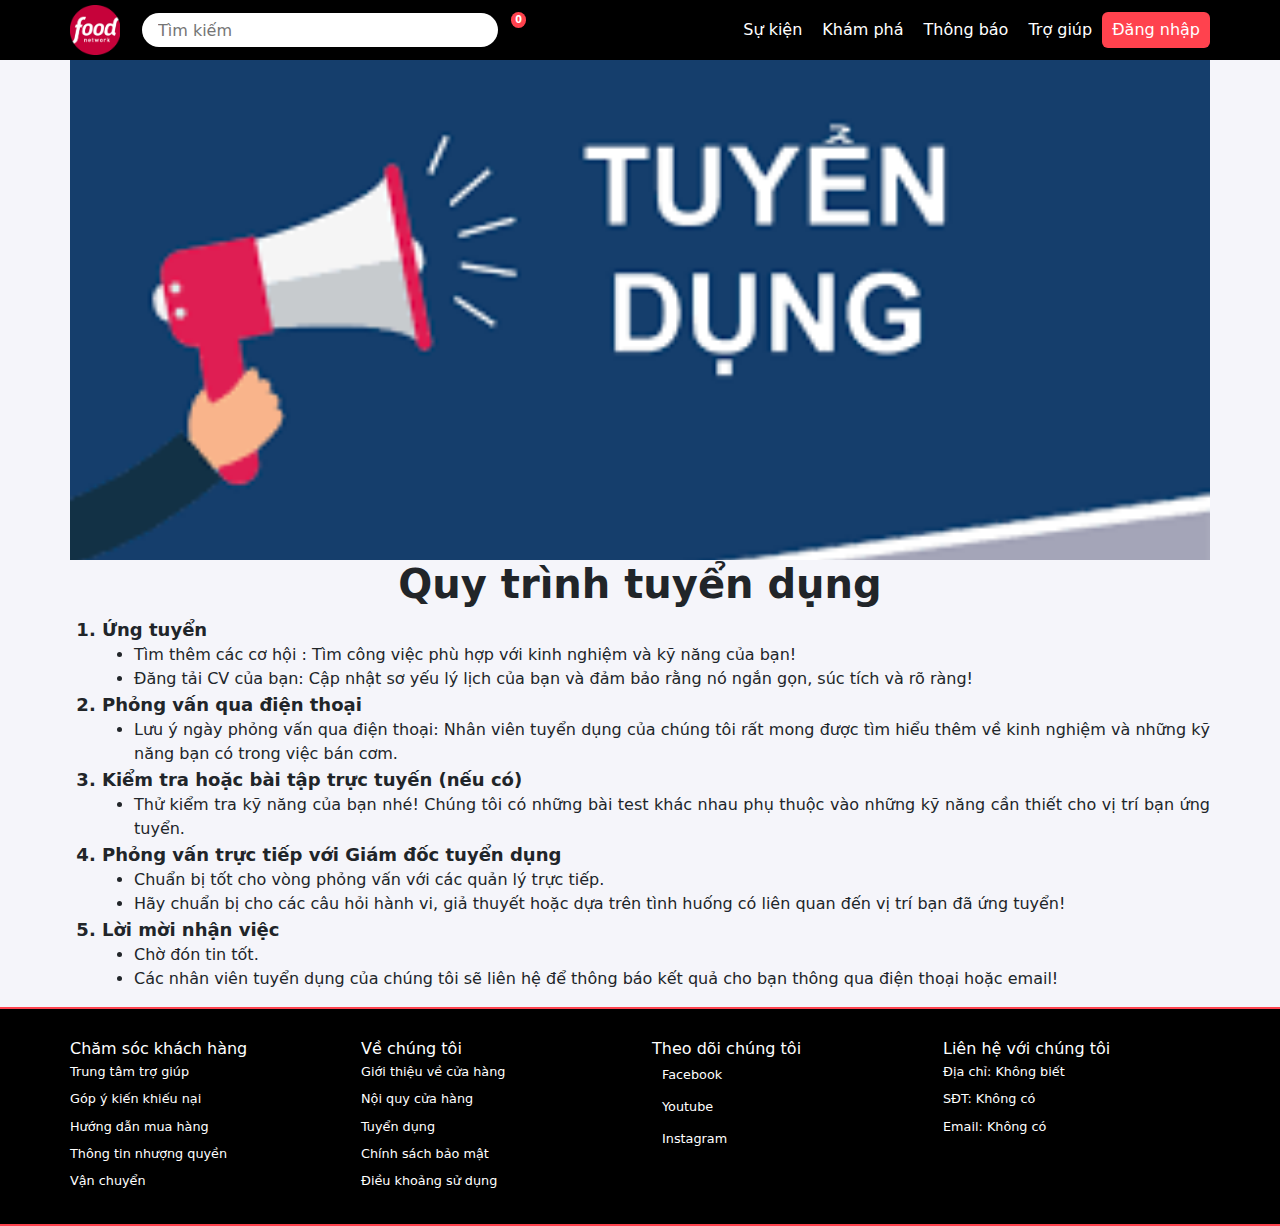
<file: tuyendungnv.html>
<!DOCTYPE html>
<html lang="en">
  <head>
    <meta charset="UTF-8" />
    <meta name="viewport" content="width=device-width, initial-scale=1.0" />
    <title>Document</title>
    <!-- fontawesome -->
    <link
      rel="stylesheet"
      href="https://cdnjs.cloudflare.com/ajax/libs/font-awesome/6.5.1/css/all.min.css"
      integrity="sha512-DTOQO9RWCH3ppGqcWaEA1BIZOC6xxalwEsw9c2QQeAIftl+Vegovlnee1c9QX4TctnWMn13TZye+giMm8e2LwA=="
      crossorigin="anonymous"
      referrerpolicy="no-referrer"
    />
    <!-- font -->
    <link rel="preconnect" href="https://fonts.googleapis.com" />
    <link rel="preconnect" href="https://fonts.gstatic.com" crossorigin />
    <link
      href="https://fonts.googleapis.com/css2?family=Montserrat:wght@300;400;500;600;700&family=Poppins:wght@400;500;600;700&family=Roboto:wght@300;400;500;700&display=swap"
      rel="stylesheet"
    />
    <!-- style -->
    <link rel="stylesheet" href="bootstrap-5.3.2-dist/css/bootstrap.min.css" />
    <link rel="stylesheet" href="assets/css/style.css" />
    <link rel="stylesheet" href="assets/css/responsive.css" />
    <link rel="stylesheet" href="assets/css/nhap2.css" />
  </head>
  <body>
    <div>
      <header class="header">
        <!-- nav -->
        <div class="container">
          <nav class="navbar navbar-expand-lg navbar-dark">
            <div class="nav-logo">
              <a href="/"
                ><img src="assets/img/logo.png" alt="" class="nav-logo-item"
              /></a>
            </div>

            <!-- search -->
            <div class="nav-search">
              <input
                class="nav-search-input"
                type="text"
                placeholder="Tìm kiếm"
              />
              <button class="nav-search-btn">
                <i class="fa-solid fa-magnifying-glass"></i>
              </button>
            </div>

            <!-- cart -->
            <div class="nav-cart">
              <a href="/cart.html" class="nav-cart-link">
                <i class="fa-solid fa-cart-shopping"></i>
              </a>
              <span class="quantity-product-cart"></span>

              <div class="msg-add-to-card">
                <i class="fa-solid fa-check-circle"></i>
                <span class="msg-text">Đã thêm 1 sản phẩm vào giỏ hàng</span>
              </div>
            </div>

            <button
              class="navbar-toggler"
              type="button"
              data-bs-toggle="offcanvas"
              data-bs-target="#offcanvasNavbar"
              aria-controls="offcanvasNavbar"
              aria-label="Toggle navigation"
            >
              <span class="navbar-toggler-icon"></span>
            </button>

            <!-- sidebar -->
            <div
              class="sidebar offcanvas offcanvas-start flex-lg-row"
              tabindex="-1"
              id="offcanvasNavbar"
              aria-labelledby="offcanvasNavbarLabel"
            >
              <div class="offcanvas-header text-white border-bottom">
                <h5 class="offcanvas-title" id="offcanvasNavbarLabel">
                  Danh mục
                </h5>
                <button
                  type="button"
                  class="btn-close btn-close-white"
                  data-bs-dismiss="offcanvas"
                  aria-label="Close"
                ></button>
              </div>

              <div class="offcanvas-body">
                <ul class="nav-list">
                  <li class="nav-list-item">
                    <a href="/sukiengiamgia.html" class="nav-item-link"
                      >Sự kiện</a
                    >
                  </li>
                  <li class="nav-list-item">
                    <a href="" class="nav-item-link">Khám phá</a>
                  </li>
                  <li class="nav-list-item">
                    <i class="fa-solid fa-bell"></i>
                    <a href="" class="nav-item-link">Thông báo</a>
                  </li>
                  <li class="nav-list-item">
                    <i class="fa-regular fa-circle-question"></i>
                    <a href="" class="nav-item-link">Trợ giúp</a>
                  </li>
                </ul>

                <a class="nav-login-link" href="/">
                  <button class="nav-login">Đăng nhập</button>
                </a>
              </div>
            </div>
          </nav>
        </div>
      </header>
      <div class="content">
        <div class="container">
          <div class="img-1">
            <img src="./assets/img/tuyendung1.png" alt="" />
          </div>
          <h1 class="heading-nv">Quy trình tuyển dụng</h1>
          <ul class="content-decimal">
            <li>
              Ứng tuyển
              <ul class="content-disc">
                <li>
                  Tìm thêm các cơ hội : Tìm công việc phù hợp với kinh nghiệm và
                  kỹ năng của bạn!
                </li>
                <li>
                  Đăng tải CV của bạn: Cập nhật sơ yếu lý lịch của bạn và đảm
                  bảo rằng nó ngắn gọn, súc tích và rõ ràng!
                </li>
              </ul>
            </li>
            <li>
              Phỏng vấn qua điện thoại
              <ul class="content-disc">
                <li>
                  Lưu ý ngày phỏng vấn qua điện thoại: Nhân viên tuyển dụng của
                  chúng tôi rất mong được tìm hiểu thêm về kinh nghiệm và những
                  kỹ năng bạn có trong việc bán cơm.
                </li>
              </ul>
            </li>
            <li>
              Kiểm tra hoặc bài tập trực tuyến (nếu có)
              <ul class="content-disc">
                <li>
                  Thử kiểm tra kỹ năng của bạn nhé! Chúng tôi có những bài test
                  khác nhau phụ thuộc vào những kỹ năng cần thiết cho vị trí bạn
                  ứng tuyển.
                </li>
              </ul>
            </li>
            <li>
              Phỏng vấn trực tiếp với Giám đốc tuyển dụng
              <ul class="content-disc">
                <li>
                  Chuẩn bị tốt cho vòng phỏng vấn với các quản lý trực tiếp.
                </li>
                <li>
                  Hãy chuẩn bị cho các câu hỏi hành vi, giả thuyết hoặc dựa trên
                  tình huống có liên quan đến vị trí bạn đã ứng tuyển!
                </li>
              </ul>
            </li>
            <li>
              Lời mời nhận việc
              <ul class="content-disc">
                <li>Chờ đón tin tốt.</li>
                <li>
                  Các nhân viên tuyển dụng của chúng tôi sẽ liên hệ để thông báo
                  kết quả cho bạn thông qua điện thoại hoặc email!
                </li>
              </ul>
            </li>
          </ul>
        </div>
      </div>
      <!-- footer -->
      <footer class="footer">
        <div class="container">
          <div class="row">
            <div class="col col-sm-6 col-md-4 col-lg-3">
              <h5 class="heading">Chăm sóc khách hàng</h5>
              <ul class="footer-list">
                <li class="footer-item">
                  <a
                    href="/pagehelp.html"
                    class="footer-item-link"
                    target="_blank"
                    >Trung tâm trợ giúp</a
                  >
                </li>
                <li class="footer-item">
                  <a
                    href="/gopykhieunai.html"
                    class="footer-item-link"
                    target="_blank"
                    >Góp ý kiến khiếu nại</a
                  >
                </li>
                <li class="footer-item">
                  <a
                    href="/huongdanmuahang.html"
                    class="footer-item-link"
                    target="_blank"
                    >Hướng dẫn mua hàng</a
                  >
                </li>
                <li class="footer-item">
                  <a
                    href="thongtinnhuongquyen.html"
                    class="footer-item-link"
                    target="_blank"
                    >Thông tin nhượng quyền</a
                  >
                </li>
                <li class="footer-item">
                  <a href="" class="footer-item-link">Vận chuyển</a>
                </li>
              </ul>
            </div>
            <div class="col col-sm-6 col-md-4 col-lg-3">
              <h5 class="heading">Về chúng tôi</h5>
              <ul class="footer-list">
                <li class="footer-item">
                  <a
                    href="/gioithieu.html"
                    class="footer-item-link"
                    target="_blank"
                    >Giới thiệu về cửa hàng</a
                  >
                </li>
                <li class="footer-item">
                  <a
                    href="/noiquycuahang.html"
                    class="footer-item-link"
                    target="_blank"
                    >Nội quy cửa hàng</a
                  >
                </li>
                <li class="footer-item">
                  <a
                    href="/tuyendungnv.html"
                    class="footer-item-link"
                    target="_blank"
                    >Tuyển dụng</a
                  >
                </li>
                <li class="footer-item">
                  <a
                    href="/chinhsachbaomat.html"
                    class="footer-item-link"
                    target="_blank"
                    >Chính sách bảo mật</a
                  >
                </li>
                <li class="footer-item">
                  <a
                    href="/dieukhoansudung.html"
                    class="footer-item-link"
                    target="_blank"
                    >Điều khoảng sử dụng</a
                  >
                </li>
              </ul>
            </div>
            <div class="col col-sm-6 col-md-4 col-lg-3">
              <h5 class="heading">Theo dõi chúng tôi</h5>
              <ul class="footer-list">
                <li class="footer-item">
                  <a href="" class="footer-item-link">
                    <i class="fa-brands fa-facebook"></i>
                    Facebook
                  </a>
                </li>
                <li class="footer-item">
                  <a href="" class="footer-item-link">
                    <i class="fa-brands fa-youtube"></i>
                    Youtube
                  </a>
                </li>
                <li class="footer-item">
                  <a href="" class="footer-item-link">
                    <i class="fa-brands fa-instagram"></i>
                    Instagram
                  </a>
                </li>
              </ul>
            </div>
            <div class="col col-sm-6 col-md-4 col-lg-3">
              <h5 class="heading">Liên hệ với chúng tôi</h5>
              <ul class="footer-list">
                <li class="footer-item">Địa chỉ: Không biết</li>
                <li class="footer-item">SĐT: Không có</li>
                <li class="footer-item">Email: Không có</li>
              </ul>
            </div>
          </div>
        </div>
      </footer>
    </div>
    <script src="bootstrap-5.3.2-dist/js/bootstrap.bundle.js"></script>
    <script type="module" src="assets/js/common.js"></script>
  </body>
</html>
</file>
<file: assets/css/responsive.css>
@media (max-width: 992px) {
    .sidebar {
        background-color: rgb(12, 12, 12);
    
    }

    .nav-list {
        flex-direction: column;
    }

    .nav-list-item {
        padding: 6px;
    }

    .nav-search {
        width: 200px;
        margin-left: 20px;
    }

    .nav-login {
        background-color: transparent;
        margin-left: 4px;
    }

    .navbar-toggler {
        padding-right: 10px;
    }

    /* slider */
    #slider {
        height: 200px;
    }

    /* utilities */
    .utilities-container {
        margin-top: 10px;
        padding: 10px;
    }

    .utilities-item i {
        font-size: 2rem;
    }

    .utilities-item span {
        font-size: 1rem;
    }

    /* page cart */

    .main-have-products {
        width: 100%;
        flex-direction: column;
    }
    
    .cart-header span:not(.select-all-text) {
        display: none;
    }
    
    .cart-header {
        display: flex;
        justify-content: space-between;
    }

    .main-left {
        margin-right: 0;
    }
    
    .item-price {
        display: none;
    }
    
    .item-info {
        width: 210px;
    }
    
    .name-product a {
        display: -webkit-box;
        -webkit-line-clamp: 3;  
        -webkit-box-orient: vertical;
        overflow: hidden;
        text-overflow: ellipsis;
    }
    
    .intended-product {
        display: flex;
        justify-content: space-between;
    }
    
    .main-right {
        width: 100%;
        margin-top: 20px;
        margin-bottom: 20px;
    }

    /* page register */
    .register-container {
        width: 100%;
        position: unset;
    }

    .register-container-item {
        padding-right: 10px;
    }

    /* page help */
    .help {
        height: auto;
    }

    .help-content {
        height: auto;
        margin-bottom: 30px;
    }

    .help-category {
        align-items: center;
        flex-wrap: wrap;
        height: auto;
        margin-top: 0;
        margin-bottom: 20px;
    }

    .help-content-section {
        height: auto;
    }
    
    .help-ask {
        height: auto;
    }

    .help-danhmuc {
        margin-top: 20px;
    }

    /* page gop y, khieu nai */
    .content-container-item2 {
        display: none;
    }

    .content-container-item1 {
        justify-content: center;
    }

    .contrainer-item-dd {
        width: 100%;
        display: inline-flex;
        flex-direction: column;
    }

    .tieude {
        margin: 0;
    }

    .inputform {
        width: 100%;
        margin: 8px 0;
    }

}

@media (max-width: 768px) {
    .container {
        padding: 0 4px;
    }

    /* page index   */
    .filer-btn-wrpper {
        padding-bottom: 4px;
        padding-top: 6px;
        white-space: nowrap;
        overflow-y: scroll;
    }

    .filter-product-btn {
        flex: 1;
    }

    .filter-product-btn + .filter-product-btn {
        margin-left: 10px;
    }

    /* page product detail */
    .product-briefing {
        flex-direction: column;
        padding: 10px 6px 50px 6px;
    }
    .main-product {
        padding: 0 4px;
    }

    .quantity-input {
        display: flex;
        align-items: center;
    }

    .quantity-input h5 {
        margin-top: 0.5rem;
        margin-right: 30px;
    }



    .detail-product {
        margin-top: 20px;
        margin-left: 0;
        padding: 0 10px;
    }

    /* page cart */

    .cart-empty {
        margin-bottom: 50px;
    }

    .intended-product {
        display: flex;
        flex-wrap: wrap;
    }

    .item-subtotal {
        margin-left: 42px
    }

    .empty-massage-2 {
        display: none;
    }

    .msg-add-to-card {
        left: -160px;
    }

    .msg-add-to-card::after {
        left: 186px;
    }

    .toast {
        bottom: 40%;
    }

    /* footer */ 
    .footer .row {
       flex-direction: column;
       padding: 20px;
    }

    /* page login */
    .login-container {
        width: 100%;
        left: 0;
        padding: 0 20px;
    }

    .login-container-item-logo {
        display: none;
    }

    .login-container-item-form {
        width: 100%;
        height: auto;
        position: unset;
        margin:  40px auto;
    }

    .main-login-input {
        width: 100%;
    }

    .login-btn {
        width: 100%;
    }

    .main-login-page {
        position: unset;
        height: auto;
    }

    .login-page-item {
        flex-direction: column;
        margin-top: 10px;
        padding-top: 30px;

    }

    .login-span-page {
        top: -11%;
    }

    .login-page-btn {
        width: 100%;
        height: auto;
        padding: 8px 0;
        position: unset;
    }

    .login-page-btn + .login-page-btn {
        margin-top: 10px;
    }

    .main-login-ask {
        margin-top: 20px;
    }

    /* page register */
    .register {
        height: auto;
    }

    .register-container {
        width: 100%;
        height: auto;
        padding: 0 20px;
        margin-top: 20px;
        left: 0;
        flex-direction: column;
        position: unset;
    }

    .register-container-item {
        width: 100%;
        height: auto;
        margin-top: 20px;
    }


    .register-container-item img {
        display: none;
    }

    .register-container-item-dk {
        width: 100%;
        padding: 20px 0;
        margin-bottom: 40px;
    }

    /* page help */
    .help-category {
        flex-wrap: wrap;
    }

    /* page gop y */
    .content-container-item1 {
        display: block;
    }

    .inputform {
    }

    /* page thongtinnhuongquyen */    
    .img-banner {
        height: 200px;
    }
}
</file>
<file: assets/css/chinhsachbaomat.css>
a, div, input, p, textarea {
    -webkit-tap-highlight-color: rgba(0,0,0,0);
}
* {
    margin: 5px 5px 20px 10px;
    padding: 0;
    outline: none;
    box-sizing: border-box;
}

#helpcenterfe, body {
    color: rgba(0,0,0,.87);
    -webkit-text-size-adjust: 100%;
    -ms-text-size-adjust: 100%;
    text-size-adjust: 100%;
    -webkit-font-smoothing: antialiased;
}

.article_detail___2DTOA.is_pc___3cXET .title___1AS6L {
    padding-top: 20px;
   margin-bottom: 40px;
   text-align: center;
}
.article_detail___2DTOA .title___1AS6L {
    font-size: 34px;
    font-weight: 500;
    line-height: 24px;
    color: rgba(0,0,0,.87);
    overflow-wrap: break-word;
   
}

.ql-snow * {
    box-sizing: border-box;
}
* {
    margin: 0;
    padding: 0;
    outline: none;
    box-sizing: border-box;
}

h2 {
    display: block;
    font-size: 1.5em;
    margin-block-start: 0.83em;
    margin-block-end: 0.83em;
    margin-inline-start: 0px;
    margin-inline-end: 0px;
    font-weight: bold;
}
ol  {
    list-style: disc;
   
}
p{
    margin-left: 15px;
}
.imagin img{
    padding-top: 20px;
    text-align: center;
    width: 100%;
}
    h1{
        margin-left: 20px;
        font-weight: 34px;
       
    }

.content {
    font-family: 'Times New Roman', Times, serif;
}
</file>
<file: assets/css/dieukhoansudung.css>
a, div, input, p, textarea {
    -webkit-tap-highlight-color: rgba(0,0,0,0);
}
* {
    margin: 5px 5px 20px 10px;
    padding: 0;
    outline: none;
    box-sizing: border-box;
}

#helpcenterfe, body {
    color: rgba(0,0,0,.87);
    -webkit-text-size-adjust: 100%;
    -ms-text-size-adjust: 100%;
    text-size-adjust: 100%;
    -webkit-font-smoothing: antialiased;
}

.article_detail___2DTOA.is_pc___3cXET .title___1AS6L {
    padding-top: 20px;
   margin-bottom: 40px;
   text-align: center;
}
.article_detail___2DTOA .title___1AS6L {
    font-size: 34px;
    font-weight: 500;
    line-height: 24px;
    color: rgba(0,0,0,.87);
    overflow-wrap: break-word;
   
}

.ql-snow * {
    box-sizing: border-box;
}
* {
    margin: 0;
    padding: 0;
    outline: none;
    box-sizing: border-box;
}

h2 {
    display: block;
    font-size: 1.5em;
    margin-block-start: 0.83em;
    margin-block-end: 0.83em;
    margin-inline-start: 0px;
    margin-inline-end: 0px;
    font-weight: bold;
}
ol  {
    list-style: disc;
   
}
p{
    margin-left: 15px;
}
.imagin img{
    padding-top: 20px;
    text-align: center;
    width: 100%;
}
h1{
    margin-left: 20px;
    font-weight: 34px;
}

.content {
    font-family: 'Times New Roman', Times, serif;
}
</file>
<file: assets/css/nhap2.css>
.heading-nv{
    text-align: left;
    font-weight: 900;
    text-align: center;
}
.content-decimal{
    list-style: decimal;
    font-weight: 600;
    font-size: 18px;
}
.content-disc{
    list-style: disc;
    font-size: 16px;
    font-weight: 400;
    text-align: justify;
}
.img-1 img{
    display: inline-block;
    height: 500px;
    width: 100%;
    object-fit: cover;
}

@media (max-width: 992px) {
    .content-disc {
        padding: 0;
    }
}
</file>
<file: assets/css/gopykieunai.css>
/* coopy */
.content-container{
    width: 80%;
    height: 600px;
    position: relative;
    left: 8%;
    display: flex;
}
.content-container-item1{
    display: flex;
    justify-content: space-between;
    width: 100%;
    margin-top: 80px;
    margin-bottom: 30px;
    background-color: #fff;
    padding: 20px;
    border-radius: 6px;
}
.content-container-item2{
    margin-left: 20px;
}
.contrainer-item-dd{
    display: flex;
    justify-content: space-between;
}
.imgitem{
    height: 80%;
    width: 400px;
}

.tieude{
    width: 200px;
    margin: 14px 0;
}
.inputform{
    width: 300px;
    height: 40px;
    margin: 12px 0;
    border-radius: 5px;
    padding: 0 10px;
    outline: none;
    border: 1px solid #999;
}

.btn-item .btn-glh{
    width: 100%;
    padding: 6px 20px;
    font-size: 16px;
    border: none;
    background-color: var(--primary-color);
    color: #fff;
    margin-top: 15px;
    border-radius: 3px;
}

.btn-glh:hover{
    opacity: 0.8;
}
</file>
<file: assets/css/help.css>
.header-help{
    display: flex;
    width: 300px;
    height: 50px;
    position: relative;
}

.img-help{
   width: 50px;
   height: 50px; 
   margin-right: 5px;
   margin-right: 28px;
   position: relative;
   top: 10%;
}

.help-document{
    width: 137px;
    height: 50px;
    position: relative;
    top: 28%;
    color: #ee4d2d;
}

/* content */
.help{
    width: auto;
    height: 850px;
}
.header-help-container{
    width: 100%;
    height: 200px;
    background-color: #ee4d2d;
    color: #fff;
    text-align: center;    
}
.help-h2{
    width: 100%;
    height: 100px;

}
.help-postion{
    position: relative;
    top:30%;
    font-weight: 400;
}
.search{
  width: 100%;
  height: 100px; 
 
}
.search-item{
    width: 64%;
    height: 50px;
    display: flex;
    justify-content: space-between;
    border: 1px solid #999;
    border-radius: 5px;
    position: relative;
    left: 17%;
   background-color: #fff;
}
.search-item-input{
    flex:1;
}
.help-search{
    width: 100%;
    height: 100%;
    border: 1px solid #fff;
    border-radius: 5px;
    outline: none;
}
.search-item-icon{
    width: 80px;
    height: 48px;
}
.icon-search{
    width: 100%;
    height: 100%;
    outline: none;
    border: 1px solid #fff;
    border-radius: 5px;
    background-color: #ee4d2d;
    color: #fff;
}
 /*help content*/
.help-content{
  width: 100%;
  height: 500px;
}
.help-content-section{
    width: 80%;
    height: 40%;
    margin: 0 8%;
}
.help-danhmuc{
   margin-top: 50px; 
}

.help-category{
    display: flex;
    width: 100%;
    height: 100px;
    margin-top: 36px;
    justify-content: space-between;
    margin-right: 5px;
}
.helpp-category-item{
    width: 200px;
    height: 80%;
    border: 1px solid #999;
    text-align: center;
    font-size: 15px;
    margin-top: 15px;
    line-height: 76px;
    color: #333;
}
a{
    text-decoration: none;
    color: #fff;
}
.help-logo{
    margin-right: 8px;
}
.help-ask{
    width: 80%;
    height: 50%;
    margin: 0 8%;
}
.help-ask-item{
    color: #333;
    margin: 12px 0;
    font-size: 18px;
    width: 100%;
    border-top: 1px dashed #999;
    border-bottom: 1px dashed #999;
    padding: 10px 0;
}
.help-ask-item:hover{
  background-color: #f7f4f4;
}
</file>
<file: assets/css/nhap3.css>
.section-1 p{
    margin-top: 20px;
    text-align:center;
    font-style:bold;
    display:block;
    font-weight: 500;
    font-size: 1.2rem;
    color:black;
}
</file>
<file: assets/css/thongtinnhuongquyen.css>
.page-franchise .f-left, .page-franchise .f-right {
    flex: 1 0;
    padding: 0 15px;
}

.form-control {
    font-size: 16px;
    border-color:  #292021;
    height: auto;
    padding: 7px 10px;
    -webkit-border-radius: 5px;
    -moz-border-radius: 5px;
    border-radius: 10px;
}
/* .form-control {
    display: block;
    width: 100%;
    padding: 0.375rem 0.75rem;
    font-size: 1rem;
    font-weight: 400;
    line-height: 1.5;
    color: #495057;
    background-color: #fff;
    background-clip: padding-box;
    border: 1px solid #ced4da;
    border-radius: 0.25rem;
    transition: border-color 0.15s ease-in-out, box-shadow 0.15s ease-in-out;
} */
h4{
    text-align: center;
    padding-bottom: 10px;
    font-size: 37px;
}

h2 {
    text-align: center;
}

.img-banner {
    width: 100%;
    height: 400px;
    object-fit: contain;
}

.form-action {
    margin-top: 20px;
}


.form-group {
    margin-bottom: 10px;
}

.register-shop {
    background-color: #fff;
    padding: 10px;
    border-radius: 6px;
    margin-bottom: 20px;
}
</file>
<file: assets/css/register.css>
a {
    text-decoration: none;
}

.header-register{
    display: flex;
    justify-content: space-between;
    width: 100%;
    height: 60px;
}
.header-register-item{
    color: #fff;
    width: 158px;
    height: 52px;
}
.header-register-item-dk{
    position: relative;
    top:9%;
}
.header-register-img{
    width: 50px;
    height: 50px;
}

.header-register-link-help {
    text-decoration: none;
}

.header-register-help{
    display: block;
    position: relative;
    top: 30%;
    color:#ca1726;
    cursor: pointer;

}


/* register*/
.register{  
    width: auto;
    height: 500px;
    
}
.register-container{
    position: relative;
    width: 80%;
    height: 100%;
    left: 10%;
    background-color: #fff;
    display: flex;
    justify-content: space-between;
}
.register-container-item{
    width: 341px;
    margin: auto;
    height: 400px;
    position: relative;
}
.register-container-item-dk{
    background-color: #fff;
    box-shadow: 2px 5px 7px #999 ;
    width: 400px;
    border: 1px solid #999;
    border-radius: 5px;
}
 
.img-bowl{
    position: relative;
    width: 341px;
    height: 300px;
    filter: drop-shadow(20px 7px 2px #999);
    left: -10%;
  
}
.heading-register{
    text-align: center;
    color: #d61b2b;
}
.p-register{
   text-align: center;
   font-weight: 500;
   font-size: 15px;
} 
.main-register{
    margin: 0 20px;
}
.main-heading{
    font-size: 1.3rem;
    color: #d61b2b;
    display: block;
    margin: 5px 0 0 0;
}
.main-register-enter{
    width: 100%;
    height: 45px;
    margin: 8px 0;
    padding: 10px;
    outline: none;
    border: 1px solid #999;
    border-radius: 7px;
   
}
.p-cs{
    text-align: center;
    display: block;
    font-weight: 300;
    position: relative;
    left: -9px;
}
.main-register-btn{
    display: flex;
    justify-content: space-between;
    width: 100%;
    height: 50px;
    text-align: end;
    margin: 20px 0;
   padding: 0 20px;
}

.btn-register{
    width: 100px;
    height: 40px;
    border-radius: 3px;
    border: 1px solid #999;
    background-color:rgb(235, 230, 230);
    
}
.btn-dk{
  background-color:rgb(62, 235, 62);
  color: #fff;
  margin: 0 10px;
}
.btn-dk:hover{
    background-color: rgb(49, 196, 49);
}
.btn-tl:hover{
    background-color: #d6cfcf;
}
.item-span{
    text-align: center;
    display: block;
}
.item-dn{
    color: #d61b2b;
    text-decoration: none;
}
/* rehister*/

/* login*/
.login{
    width: auto;
    height: 600px;

}
.login-container{
    position: relative;
    width: 80%;
    height: 100%;
    left: 10%;
    background-color: #fff;
    display: flex;
    justify-content: space-between;
    
}
.login-container-item-logo{
    width:40%;
    height: 100%;
    text-align: center;
    margin-top: 10%;
    margin-right: 40px;
}
.login-container-item-form{
    width: 60%;
    height: 100%;
}
.img-login{
    width: 235px;
    height: 235px;
    filter: drop-shadow(20px 5px 3px rgb(167, 189, 167));
}
.login-document{
    color: #333;
    font-size: 20px;
    margin: 0 0;
}
.one{
    color: red;
    font-size: 33px;
}
.login-container-item-form{
    background-color: #fff;
    box-shadow: 2px 5px 7px #999 ;
    width: 400px;
    height: 433px;
    border: 1px solid #999;
    border-radius: 5px;
    margin: 19px 0;
    position: relative;
    top:5%;
}
.main-login{
  margin:10px 30px;
  color: #d61b2b;
}
.main-login-input{
    width: 337px;
    height: 45px;
    margin-top: 14px;
    padding: 0 10px;
    border: 1px solid #999;
    border-radius: 3px;
}
.login-btn{
    width: 337px;
    height: 45px;
    margin-top: 25px;
    background-color: #eb5d69;
    color: #fff;
    border: 1ps solid #999;
    border-radius: 3px;
    border-style: none;
}
.login-btn:hover{
    background-color:#d61b2b ;
}
.main-login-document{
    display: flex;
    justify-content: space-between;
    margin: 0 0 20px 0;
}
.login-span-document{
    display: block;
    margin: 0 30px;
    font-size: 13px;
   
}
.document-link{
    text-decoration: none;
    color: blue;
}
.main-login-page{
    width: 100%;
    height: 100px;
    position: relative;
   
}
.login-page-item{
    height: 100%;
    width: 86%;
    position: relative;
    left: 7%;
    border-top: 1px solid #999;
    display: flex;
    justify-content: space-between;
}
.login-span-page{
    position: absolute;
    left: 42%;
    top: -14%;
    background-color: #FFF;
    color: #999;  
}    
.login-page-btn{
    width: 150px;
    height: 40px;
    background-color: #FFF;
    border: 1px solid #999;
    position: relative;
    top:24%;
    border-radius: 3px;
   
}
.login-page-btn-fb{
    background-color: rgb(102, 102, 223);
    color: #fff;
   
}
.login-page-btn-fb:hover{
    background-color:blue ;
}
.fb{
   margin-right: 10px;
}
.login-page-btn-gg:hover{
   background-color:#e4dddd;
}
.gg{
    margin-right: 10px;
}
.main-login-ask{
    text-align: center;
}
.login-dk{
    text-decoration: none;
    color: #d61b2b;
}
</file>
<file: assets/css/style.css>
/* reset css */
* {
    padding: 0;
    margin: 0;
    box-sizing: border-box;
}

html {
    font-size: 62,5%;
    font-family: 'Roboto', sans-serif;
}

body {
    border-radius: 4px;
    background-color: #F5F5FA;
}

:root {
    --header-height: 60px;
    --header-color: black;

    --primary-color: #FF424E;
}
.container {
    padding: 0;
}

/* header */
.header {
    position: fixed;
    top: 0;
    left: 0;
    right: 0;
    width: 100%;
    height: var(--header-height);
    background-color: var(--header-color);
    z-index: 3;
}

.header .container {
    height: 100%;
}

/* nav */
.navbar {
    width: 100%;
    height: 100%;
    display: flex;
    align-items: center;
    padding: 0;
    justify-content: space-between;
}

.nav-logo {
    width: 50px;
    height: 50px;
}

.nav-logo-item {
    width: 100%;
    height: 100%;
    object-fit: cover;
}

.nav-list {
    margin: 0;
    padding: 0;
    list-style: none;
    display: flex;

}

.nav-list-item {
    margin: 0 10px;
}

.nav-list-item i {
    color: #fff;
    transition: 0.4s;
}

.nav-list-item:hover .nav-item-link, .nav-list-item:hover i {
    color: var(--primary-color);
}

.nav-item-link {
    text-decoration: none;
    color: #fff;
    font-size: 1rem;
    transition: 0.4s;
}

/* search */
.nav-search {
    position: relative;
    width: 360px;
    height: 38px;
    border-radius: 999999px;
    overflow: hidden;
    border: 2px solid transparent;
    margin-left: 20px;
}

.nav-search:focus-within {
    border-color: var(--primary-color);
}

.nav-search-input {
    width: 100%;
    height: 100%;
    border: none;
    outline: none;
    padding: 0 16px;
}

.nav-search-btn {
    position: absolute;
    right: 4px;
    top: 50%;
    transform: translateY(-50%);
    background-color: transparent;
    border: none;
    padding: 0 10px;
}

/* cart */
.nav-cart {
    position: relative;
}

.nav-cart-link {
    color: #fff;
    text-decoration: none;
    margin-left: 10px;
}

.quantity-product-cart {
    position: absolute;
    top: 1px;
    right: 4px;
    height: 16px;
    padding: 1px 4px;
    border-radius: 8px;
    text-align: center;
    line-height: 14px;
    font-weight: 700;
    font-size: 0.6rem;
    background-color: var(--primary-color);
    color: #fff;
}

.msg-add-to-card {
    display: flex;
    align-items: center;
    position: absolute;
    top: calc(100% + 6px);
    width: 260px;
    padding: 16px 10px;
    border: 2px solid #03f678;
    border-radius: 6px;
    background-color: #fff;
    transition: 0.4s;
    display: none;
}

.msg-add-to-card.msg-show {
    display: flex;
}

.msg-add-to-card::after {
    content: '';
    border-top: 10px solid transparent;
    border-bottom: 10px solid #fff;
    border-right: 10px solid transparent;
    border-left: 10px solid transparent;
    position: absolute;
    top: -19px;
    left: 26px;
}

.msg-add-to-card i {
    font-size: 1.6rem;
    color: #03f678;
}

.msg-text {
    flex: 1;
    margin-left: 10px;
    font-size: 0.9rem;
}

.nav-cart-link i {
    font-size: 1.6rem;
    padding: 6px 10px;
}

.nav-cart-link:hover i {
    color: var(--primary-color);
}

.nav-login {
    padding: 6px 10px;
    background-color: var(--primary-color);
    border: none;
    border-radius: 6px;
    color: #fff;
    font-size: 500;
}

.nav-login:hover {
    opacity: 0.8;
}


.sidebar {
    justify-content: end;
}

.offcanvas-body {
    align-items: center;

}

/* content */
.content {
    margin-top: var(--header-height);
}
/* slider */
#slider {
    height: 640px;
}

.carousel-inner {
    height: 100%;
}

.carousel-item {
    height: 100%;
}

.carousel-item img {
    height: 100%;
    object-fit: cover;
}

/* utilities */
.utilities-container {
    margin-top: 20px;
    background-color: #fff;
    padding: 10px 80px;
    border-radius: 10px;
}

.utilities-list {
    margin-bottom: 0;
    padding: 0;
    list-style: none;
    width: 100%;
    display: flex;
    justify-content: space-between;
    align-items: center;
}

.utilities-item {
    display: flex;
    flex-direction: column;
    align-items: center;
    color: var(--primary-color);
}

.utilities-item i {
    border: 1px solid #dcdcdc;
    font-size: 2.4rem;
    padding: 10px;
    border-radius: 10px;
}

.utilities-item span {
    margin-top: 4px;
    font-size: 1.2rem;
    color: var(--text-color);
}

/* top-search-product */
.title-top-product {
    display: flex;
    align-items: center;
    padding: 20px 10px;
    border-bottom: 1px solid black;
}

.title-top-product h5 {
    margin-bottom: 0;
    color: var(--primary-color);
}


/* product */
.product-container {
    margin-top: 20px;
    background-color: #fff;
}

/* filter product */
.filter-product-container {
    background-color: #fff;
    padding: 20px;
    border-bottom: 1px solid black;
}

.title h5 {
    font-size: 1.2rem;
    color: var(--primary-color);
}

.filter-product-btn {
    padding: 4px 16px;
    border: 1px solid var(--primary-color);
    background-color: #fff;
    border-radius: 99999px;
    cursor: pointer;
}

.filter-product-btn + .filter-product-btn {
    margin-left: 40px;
}

.filter-product-btn.filter-active-btn {
    border: 1px solid var(--primary-color);
    background-color: var(--primary-color);
    color: #fff;
}

/* card product */

.card-link {
    text-decoration: none;
    color: #000;
}

.card {
    padding: 6px;
    box-shadow: 0 0 8px #ccc;
    transition: 0.5s;
}

.card:hover {
    transform: translateY(-6px);
    box-shadow: 0 0 8px var(--primary-color);
}

.card img {
    width: 100%;
    height: 160px;
    object-fit: cover;
    border-radius: 4px;
}

.card-body {
    padding: 4px 0 0 0;
}

.card-name {
    font-size: 1.1rem;
    margin-bottom: 4px;
    padding: 2px 0;
    display: -webkit-box;
    -webkit-line-clamp: 1;
    -webkit-box-orient: vertical;
    overflow: hidden;
    text-overflow: ellipsis;
}

.card-description {
    margin-bottom: 6px;
    font-size: 0.8rem;
    display: -webkit-box;
    -webkit-line-clamp: 2;
    -webkit-box-orient: vertical;
    overflow: hidden;
    text-overflow: ellipsis;

}

.card-price {
    display: block;
    font-size: 1.2rem;
    margin-bottom: 4px;
    color: var(--primary-color);
}

.btn-buy {
    width: 100%;
    font-size: 1rem;
    padding: 4px;
}

/* pagination */
.pagination {
   -webkit-user-select: none; 
   -ms-user-select: none; 
   user-select: none;
}


.pagination-container nav {
   display: flex;
   justify-content: center;
   margin-top: 20px;
}

.page-item:not(.page-arrow-left, .page-arrow-right) {
    padding: 4px 12px;
    margin: 0 4px;
    border-radius: 6px;
    cursor: pointer;
}

.page-item:not(.page-active):hover {
    color: var(--primary-color);
}

.page-arrow-left, .page-arrow-right {
    padding: 4px 16px;
    cursor: pointer;
}

.page-active {
    color: #fff;
    background-color: var(--primary-color);
}


/* footer */
.footer {
    border-top: 2px solid var(--primary-color);
    border-bottom: 2px solid var(--primary-color);
    padding: 30px 0;   
    background-color: #000;
    width: 100%;
}

.footer h5 {
    font-size: 1rem;
    color: #fff;
    margin-bottom: 0;
}

.footer-list {
    list-style: none;
    padding: 0;
    margin: 0;
}

.footer-item {
    padding: 4px 0;
    font-size: 0.8rem;
    color: #fff;
}

.footer-item-link {
    color: #fff;
    text-decoration: none;
    font-size: 0.8rem;
}

.footer-item-link i {
    margin-right: 10px;
    font-size: 1rem;
}

.footer-item-link:hover {
    color: var(--primary-color);
}

/* page detail product */

/* product view */
.product-briefing {
    display: flex;
    padding: 20px;
    background-color: #fff;
}

.main-product {
    flex-basis: 35%;
}

.main-product .img-main-product {
    width: 100%;
    height: 100%;
    object-fit: cover;
    border: 1px solid #ccc;
    border-radius: 6px;
}

/* detail product inf */
.detail-product {
    flex-basis: 65%;
    margin-left: 40px;
}

.name-product-detail {
    font-size: 1.4rem;
}

.detail-description {
    font-size: 0.9rem;
}

.rating {
    display: flex;
    font-size: 1rem;
    align-items: center;
}

.rating span {
    margin-right: 10px;
}

.rating .star {
    color: rgb(255, 196, 0);
    margin-right: 10px;
}

.number {
    border-right: 1px solid #ccc;
    padding-right: 6px;
}

.transport .title {
    font-size: 1.2rem;
}

.current-location {
    border-bottom: 1px solid #ccc;
    padding-bottom: 10px;
}

.transport-fee {
    display: flex;
}

.transport-fee {
    margin-top: 8px;
}

.transport-fee img {
    display: block;
    width: 30px;
    height: 30px;
    object-fit: cover;
    margin-right: 10px;
}

.transport-fee span {
    font-size: 1rem;
}

.quantity-input {
    margin-top: 10px;
}

.quantity-input h5 {
    font-size: 1.2rem;
}

.quantity-input div {
    display: flex;
}

.decrease, .increase {
    border: 1px solid #ccc;
    border-radius: 4px;
    background-color: transparent;
    padding: 2px 8px;
}

.quantity-input input {
    width: 40px;
    border: 1px solid #ccc;
    border-radius: 4px;
    margin: 0 6px;
    outline: none;
    text-align: center;
}

.price {
    margin-top: 10px;
}

.price h5 {
    font-size: 1.2rem;
    margin-bottom: 0;
}

.price span {
    font-size: 1.4rem;
    font-weight: 600;
    color: var(--primary-color);
}

.btns {
    margin-top: 10px;
}

.btns .btn-buy {
    width: auto;
    padding: 6px 10px;
    background-color: var(--primary-color);
    color: #fff;
    border: 1px solid var(--primary-color);
    border-radius: 6px;

}

.btn-add-to-cart {
    margin-left: 20px;
    padding: 6px 10px;
    border: 1px solid rgba(0, 0, 255, 0.9);
    color: rgba(0, 0, 255, 0.9);
    border-radius: 6px;
    background-color: white;
}

.btn-add-to-cart:hover {
    background-color: rgba(0, 0, 255, 0.1);
}

.outstanding-product {
    margin-top: 80px;
}

/* page cart */
/* main-cart */
.main-cart {
    
}

.main-cart-title {
    padding: 10px 0;
    font-size: 1.4rem;
    color: var(--primary-color);
}

.cart-empty {
    display: flex;
    flex-direction: column;
    align-items: center;
    padding: 10px;
    background-color: #fff;
}

.img-cart-empty {
    width: 160px;
    aspect-ratio: auto 160 / 160;
    height: 160px;
}

.empty-massage-1 {
    font-size: 1.2rem;
    font-weight: 600;
    margin-bottom: 2px;
    color: #000;
}

.empty-massage-2 {
    font-size: 1rem;
    color: #000;
}

/* have products */
.main-have-products {
    display: flex;
}

/* left */
.main-left {
    flex: 1;
    margin-right: 20px;
}

.cart-header {
    border-radius: 4px;
}

.cart-header, .intended-product {
    background-color: #fff;
    padding: 8px 10px;
    font-size: 1rem;
    display: grid;
    grid-template-columns: auto 180px 120px 120px 120px;
    column-gap: 24px;
}

.check-all-products {
    display: flex;
    align-items: center;
    background-color: #fff;
}

.check-all-products span {
    margin-left: 10px;
}

.intended-products {
    margin-top: 10px;
    border-radius: 4px;
}

.intended-product {
    align-items: center;
}

.item-info {
    display: grid;
    grid-template-columns: 18px 80px 1fr;
    column-gap: 24px;
    height: 100px;
    align-items: center;
}

.item-info img {
    display: inline-block;
    width: 80px;
    height: 80px;
    object-fit: cover;
    border-radius: 4px;
}

.name-product a {
    font-size: 1rem;
    text-decoration: none;
    color: #000;
}

.name-product a:hover {
    color: #0d6efd;
}

.item-price, .item-subtotal {
    font-size: 1rem;
    font-weight: 600;
}

.item-subtotal {
    color: var(--primary-color);
}

input[type="checkbox"] {
    width: 18px;
    height: 18px;
    border: 1px solid #ccc;
    border-radius: 4px;
}

/* quantity */
.item-quantity {
    display: flex;
}

.item-quantity input {
    width: 38px;
    text-align: center;
    margin: 0 4px;
}

.quantity-input input {
    width: 40px;
    border: 1px solid #ccc;
    margin: 0 6px;
    outline: none;
    text-align: center;
}

.remove-all, .remove-product {
    border: none;
    background-color: transparent;
}

.remove-all i, .remove-product i {
    font-size: 1rem;
}

.remove-all:hover i, .remove-product:hover i {
    color: var(--primary-color);
}

/* right */
.main-right {
    width: 320px;
    
}

.coupon {
    padding: 12px;
    background-color: #fff;
    border-radius: 4px;
}

.coupon-header {
    display: flex;
    justify-content: space-between;
    font-size: 1rem;
}

.coupon-header-title {
    font-weight: 600;
}

.coupon-view-all {
    margin-top: 20px;
    color: #0d6efd;
    cursor: pointer;
}

.coupon-view-all .coupon-icon {
    margin-right: 10px;
}

.price-summary {
    margin-top: 10px;
    background-color: #fff;
    border-radius: 4px;
}

.price-items {
    list-style: none;
    margin: 0;
    padding: 12px;
    border-bottom: 1px solid #dedede;
}

.price-item {
    display: flex;
    justify-content: space-between;
    margin-bottom: 6px;
}

.price-total {
    display: flex;
    justify-content: space-between;
    align-items: center;
    padding: 12px;
}

.btn-buy-final {
    width: 100%;
    border: none;
    border-radius: 4px;
    margin-top: 20px;
    padding: 8px 0;
    background-color: var(--primary-color);
    color: #fff;
}

.price-value-empty {
    color: var(--primary-color);
}

.price-final {
    color: var(--primary-color);
    font-size: 1.4rem;
}


/* suggest product */
.suggest-product {
    margin-top: 12px;
}

/* toast */
.toast {
    text-align: center;
    color: #fff;
    background-color: #000;
    opacity: 0.8;
    position: fixed;
    bottom: 100px;
    left: 50%;
    transform: translateX(-50%);
}

/* gop y khieu nai */
.section-info {
    width: 100%;
    margin: 0 auto;
    margin-top: 60px;
    border: 2px solid #ccc;
    border-bottom: none;
    padding: 10px 20px;
}

.info {
    display: flex;
}

.heading-feedback {
    border-left: 5px solid #fb0;
    font-size: 17px;
    color: rgb(0, 115, 222);
    font-size: 20px;
    margin-bottom: 20px;
    padding-left: 10PX;
}

/* noi quy cua hang  */
.noiquycuahang{
    width: 100%;
    margin: 0 auto;
    margin-top: 60px;
    border: 2px solid #ccc;
    border-bottom: none;
    padding: 10px 50px;
}

.hdnq{
    width: 100%;   
}

.rightnq{
    text-align: right;
}

.nqcenter{
    text-align: center;
}



/* Huong dan mua hang */
.goiymuahang
{
    width: 100%;
    margin: 0 auto;
    margin-top: 60px;
    border: none;
    border-bottom: none;
    padding: 10px 20px;
}
.hdmuahang{
    margin: 20px;
    text-align: center;
}

.hdmuahang_red{
  color: #FF424E;
  
}
.imgmh{
    text-align:center
}

.imgmh img{
    margin-bottom: 20px;
}

.inputform {
    padding: 4px 10px;
    border-radius: 6px;
}
</file>
